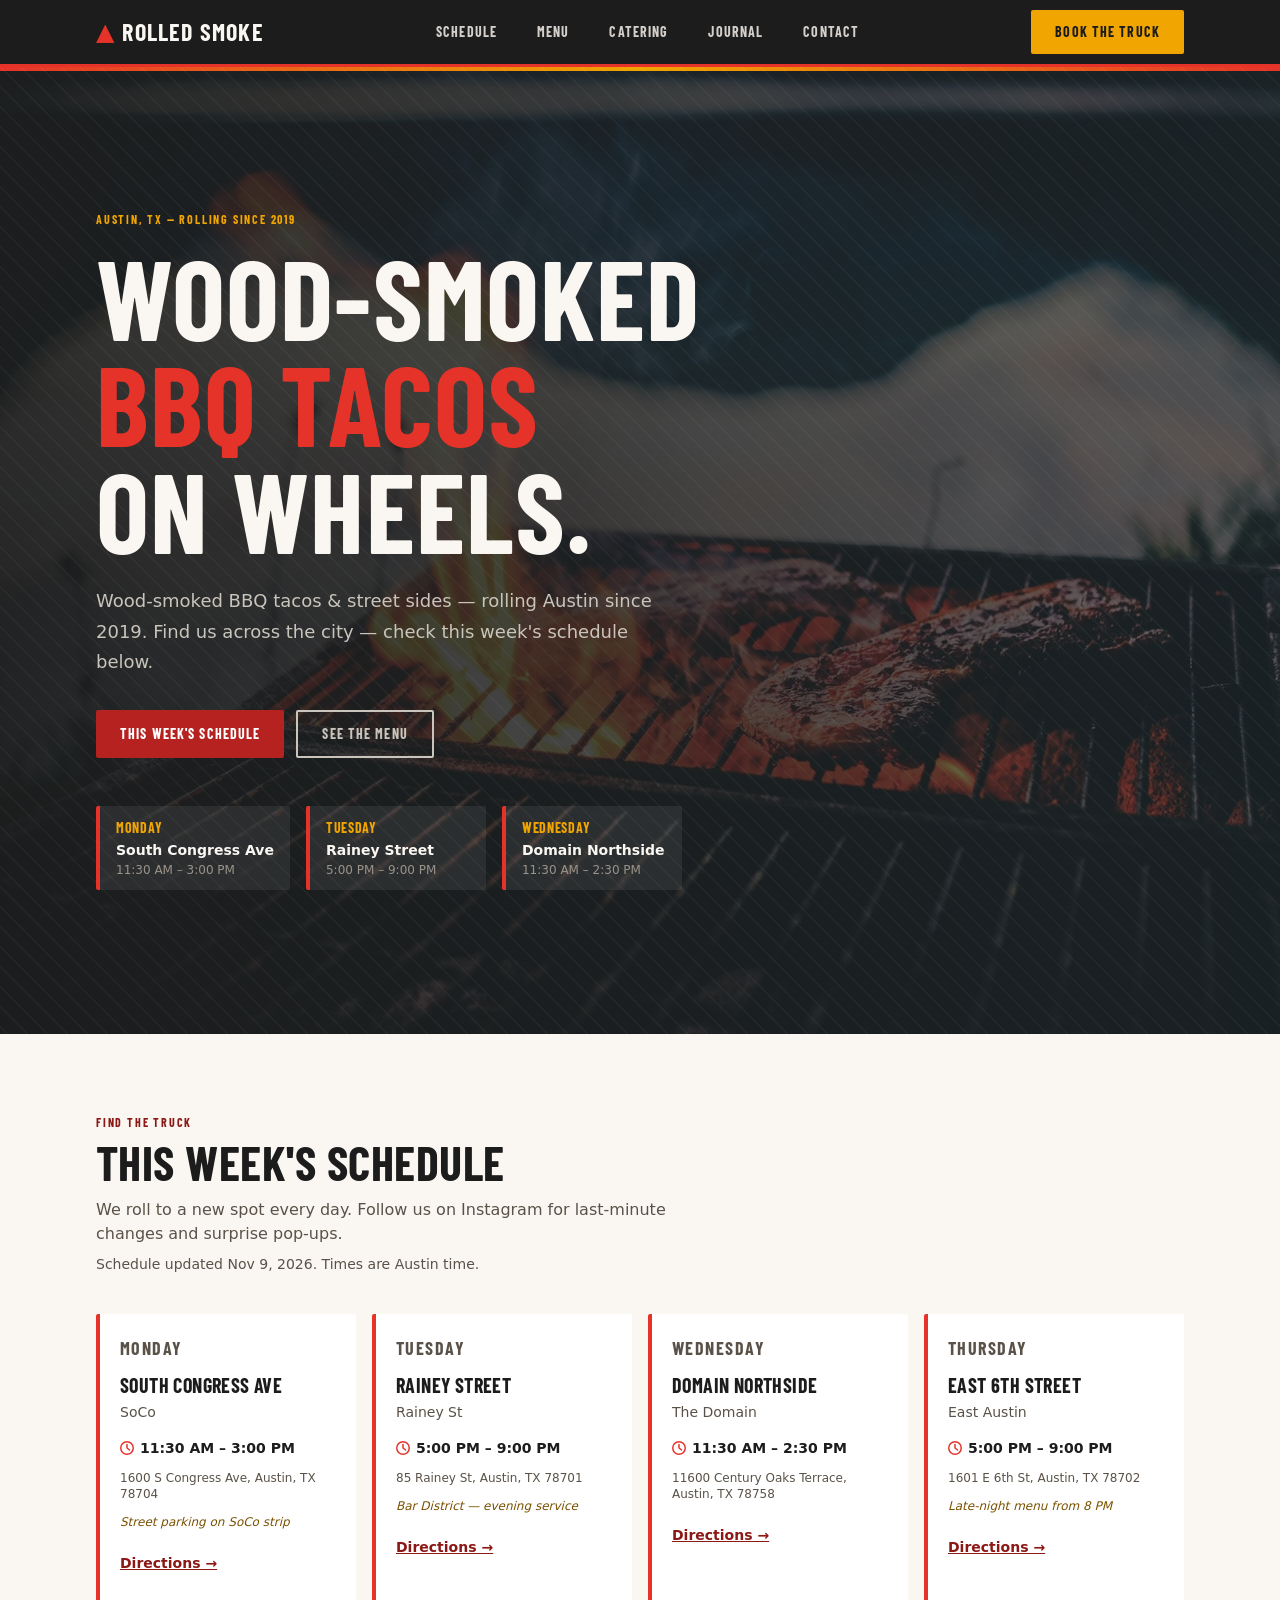
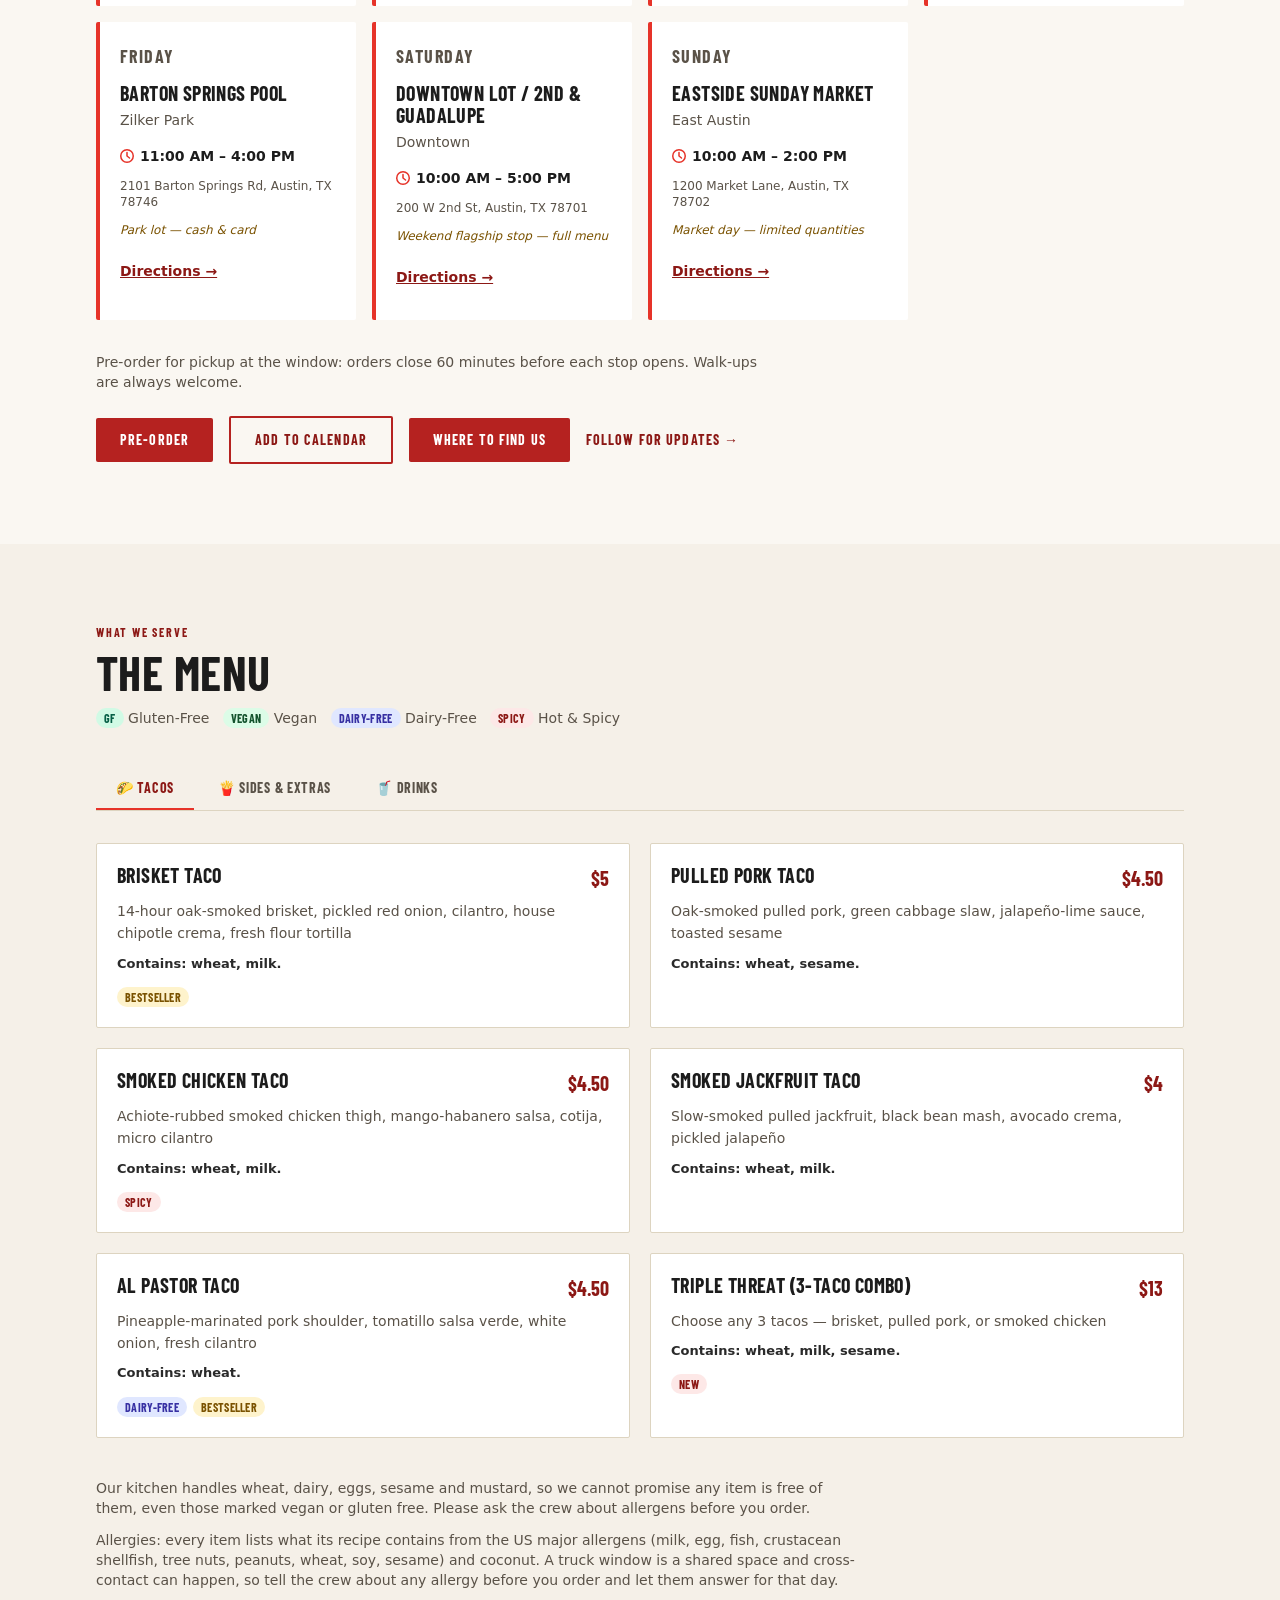
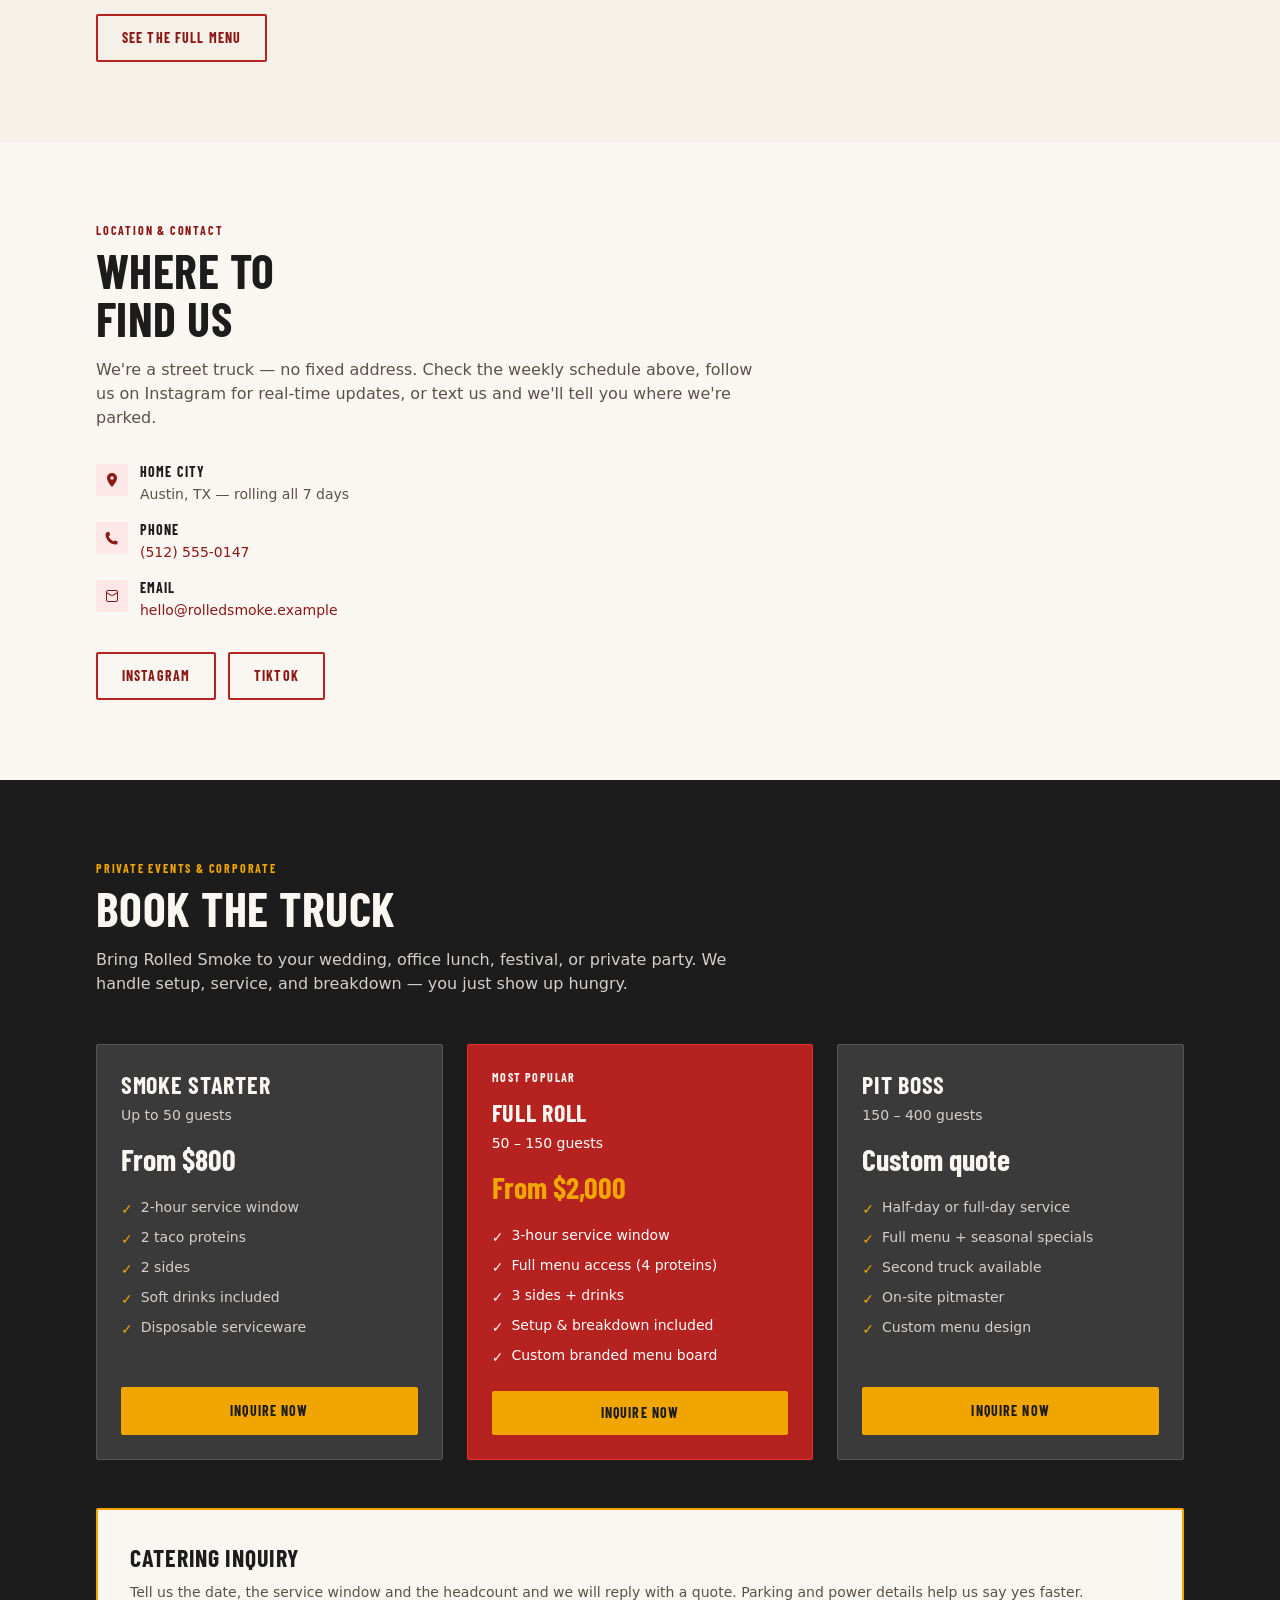
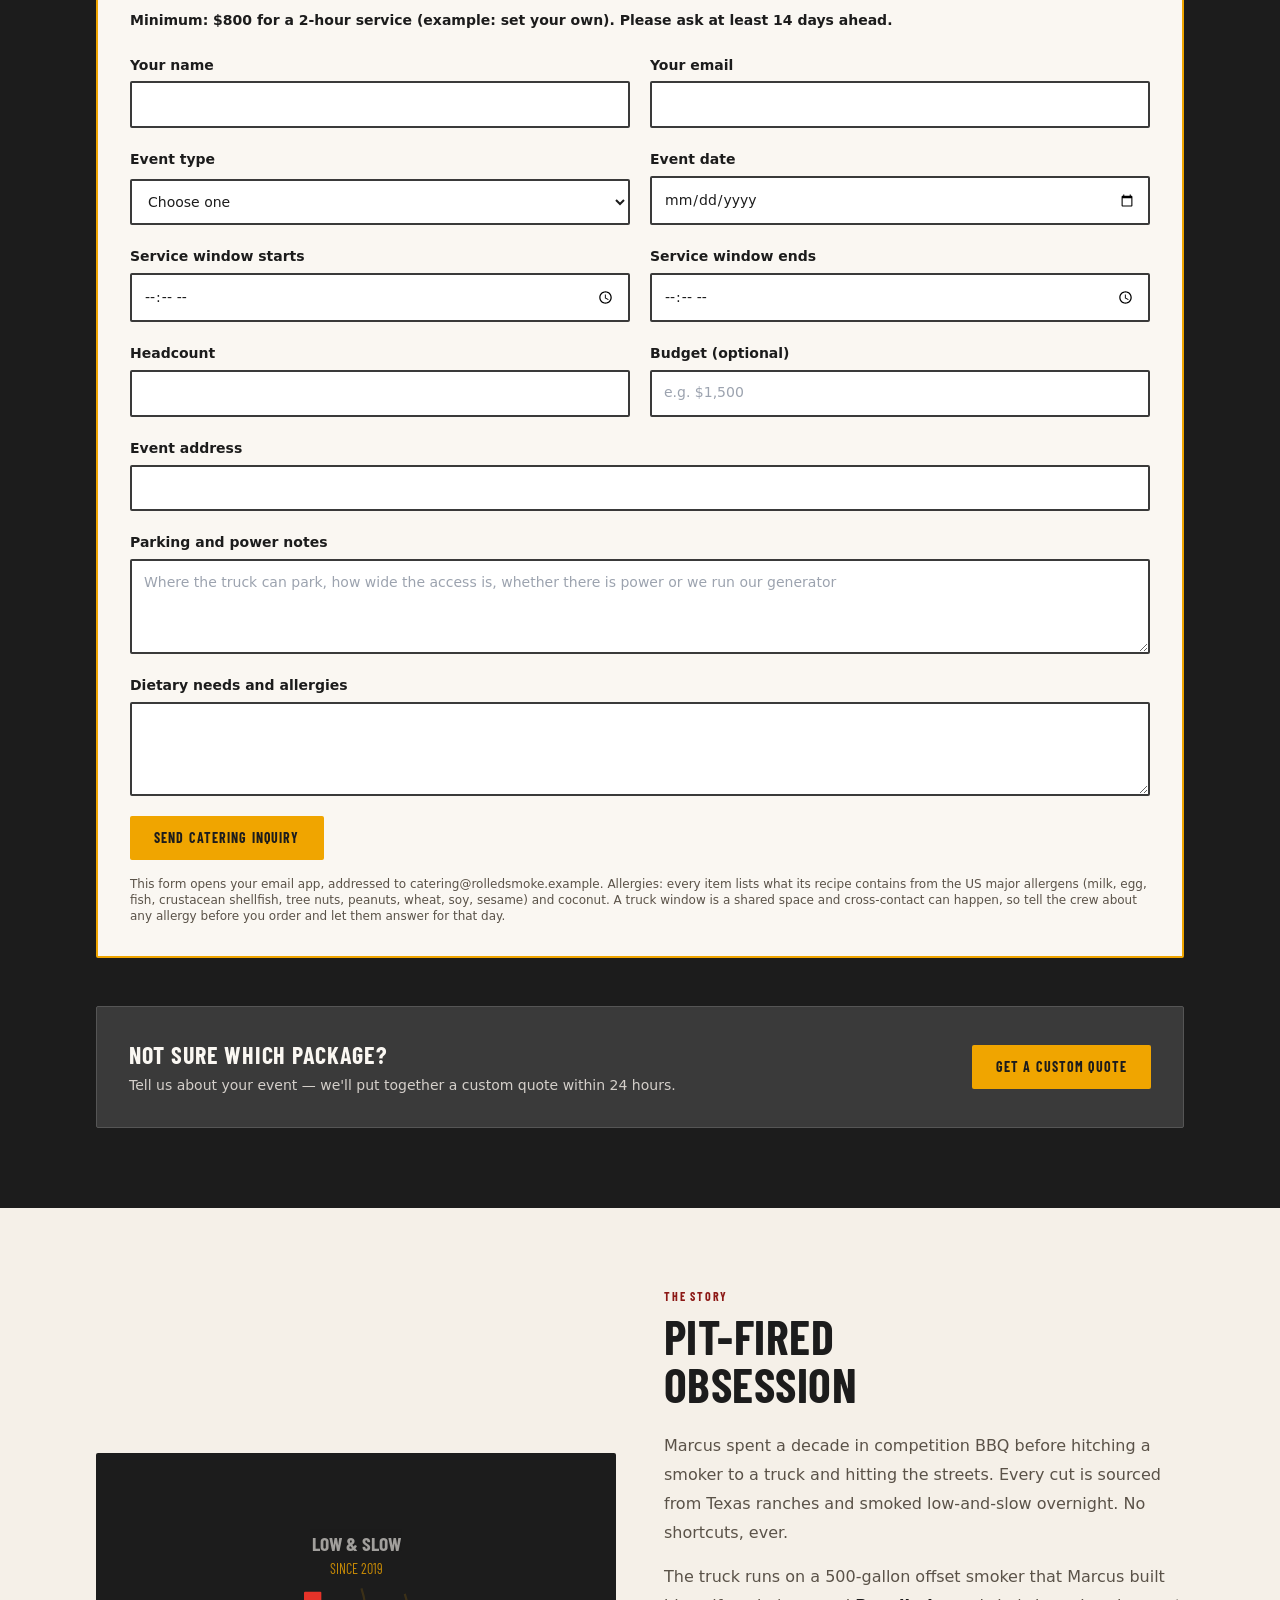
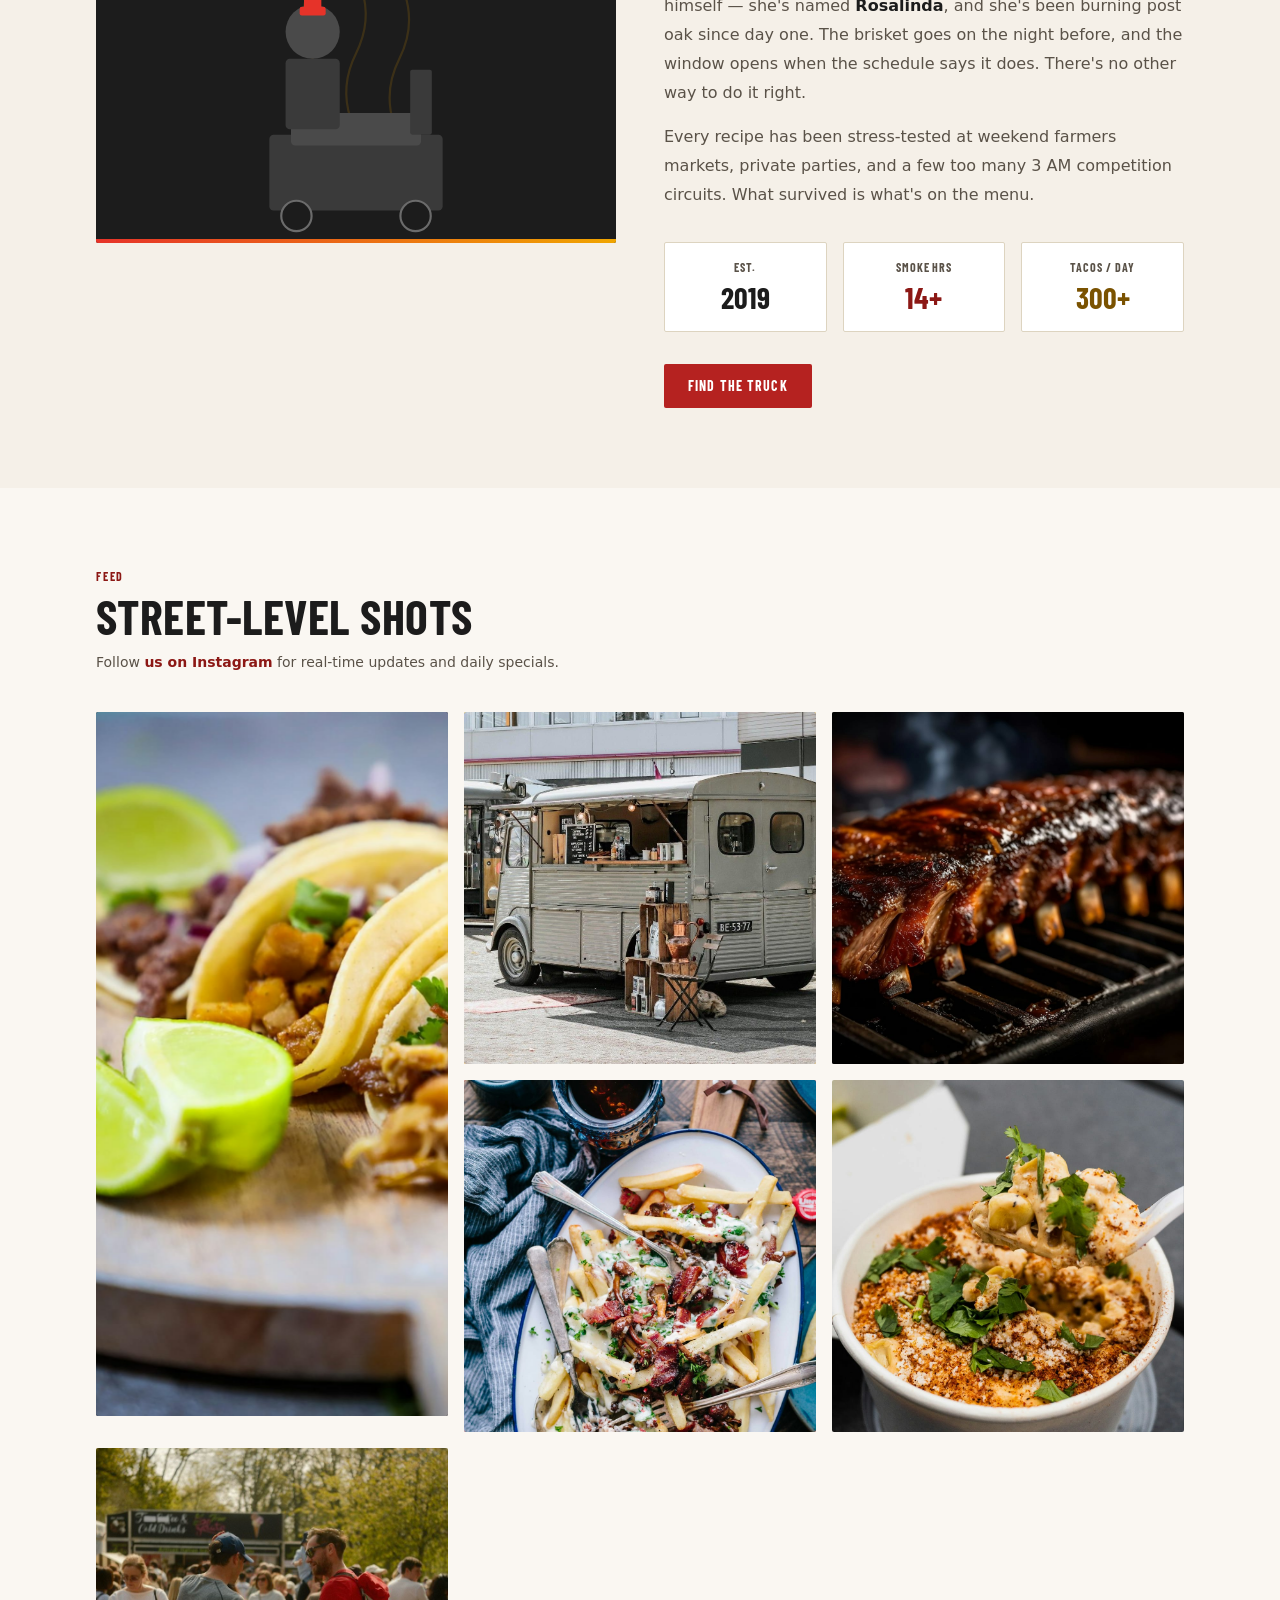
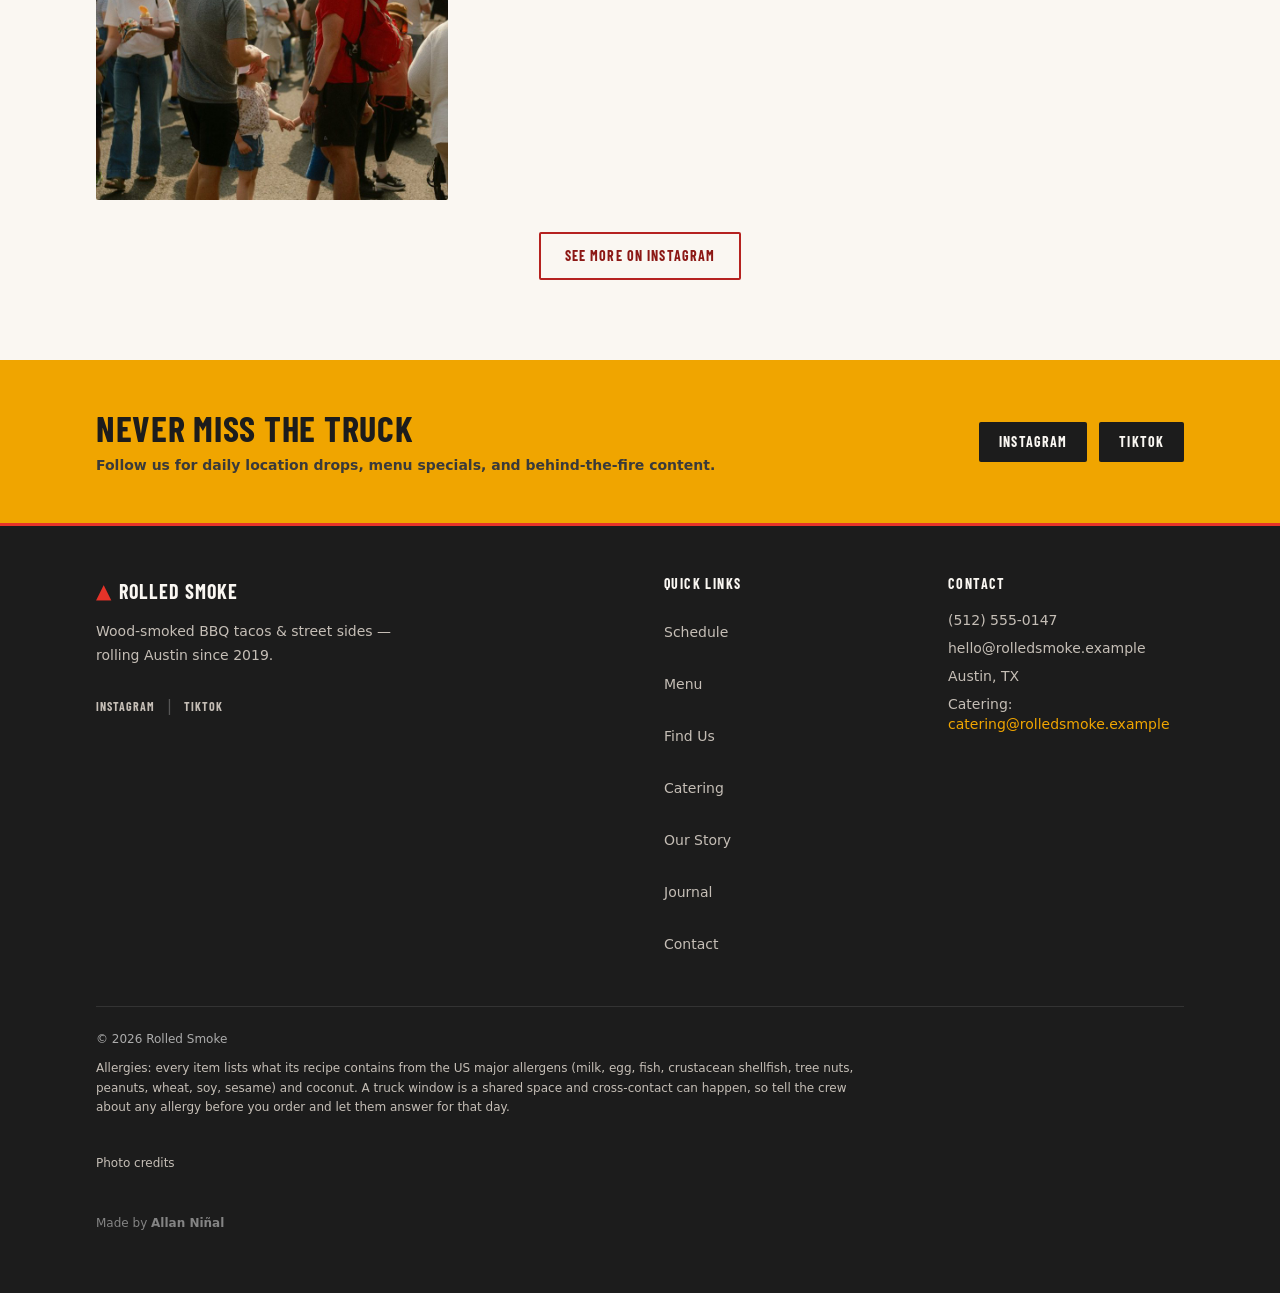
<file: index.html>
<!DOCTYPE html><html lang="en" class="scroll-smooth"> <head><meta charset="utf-8"><meta name="viewport" content="width=device-width, initial-scale=1, viewport-fit=cover"><meta name="theme-color" content="#E63329"><title>Rolled Smoke — BBQ Taco Truck · Austin, TX</title><meta name="description" content="A wood-smoked BBQ taco truck rolling Austin, TX. This week's schedule and a menu of slow-smoked tacos, sides and house-made salsas."><link rel="canonical" href="https://example.com/"><meta name="robots" content="index, follow"><meta name="author" content="Rolled Smoke — BBQ Taco Truck · Austin, TX"><!-- Open Graph --><meta property="og:title" content="Rolled Smoke — BBQ Taco Truck · Austin, TX"><meta property="og:description" content="A wood-smoked BBQ taco truck rolling Austin, TX. This week's schedule and a menu of slow-smoked tacos, sides and house-made salsas."><meta property="og:url" content="https://example.com/"><meta property="og:type" content="website"><meta property="og:site_name" content="Rolled Smoke"><meta property="og:locale" content="en_US"><meta property="og:image" content="https://example.com/og-image.png"><meta property="og:image:type" content="image/png"><meta property="og:image:width" content="1200"><meta property="og:image:height" content="630"><meta property="og:image:alt" content="Rolled Smoke — BBQ Taco Truck · Austin, TX"><!-- Twitter / X --><meta name="twitter:card" content="summary_large_image"><meta name="twitter:site" content="@example"><meta name="twitter:creator" content="@example"><meta name="twitter:title" content="Rolled Smoke — BBQ Taco Truck · Austin, TX"><meta name="twitter:description" content="A wood-smoked BBQ taco truck rolling Austin, TX. This week's schedule and a menu of slow-smoked tacos, sides and house-made salsas."><meta name="twitter:image" content="https://example.com/og-image.png"><link rel="icon" href="./favicon.svg" type="image/svg+xml"><link rel="apple-touch-icon" href="./favicon.svg"><!-- JSON-LD --><script type="application/ld+json">{"@context":"https://schema.org","@type":"FoodEstablishment","name":"Rolled Smoke","description":"Rolled Smoke is a wood-fired BBQ taco truck rolling the streets of Austin, TX. Every taco is built on a fresh flour tortilla with slow-smoked meats, house-made salsas, and zero shortcuts.","url":"https://example.com/","telephone":"(512) 555-0147","email":"hello@rolledsmoke.example","priceRange":"$","servesCuisine":["BBQ","Tacos","Street Food","Tex-Mex"],"image":"https://example.com/og-image.png","address":{"@type":"PostalAddress","addressLocality":"Austin","addressRegion":"TX","addressCountry":"US"},"geo":{"@type":"GeoCoordinates","latitude":30.2672,"longitude":-97.7431},"hasMenu":"https://example.com/#menu","currenciesAccepted":"USD","paymentAccepted":"Cash, Credit Card","amenityFeature":[{"@type":"LocationFeatureSpecification","name":"Food Truck","value":true},{"@type":"LocationFeatureSpecification","name":"Outdoor Dining","value":true},{"@type":"LocationFeatureSpecification","name":"Catering Available","value":true}]}</script><script type="application/ld+json">{"@context":"https://schema.org","@type":"Menu","name":"Rolled Smoke Menu","url":"https://example.com/#menu","hasMenuSection":[{"@type":"MenuSection","name":"Tacos","description":"Wood-smoked BBQ tacos on fresh flour tortillas"},{"@type":"MenuSection","name":"Sides & Extras","description":"Smoked street corn, pit beans, loaded fries, sausage links"},{"@type":"MenuSection","name":"Drinks","description":"Agua fresca, glass-bottle cola, horchata"}]}</script><link rel="stylesheet" href="./assets/index.Bedjbn_8.css">
<style>.cf-label[data-astro-cid-2oiob4tv]{display:grid;gap:.25rem;font-size:.875rem;font-weight:600;color:#1c1c1c;background-color:#faf7f2}.cf-field[data-astro-cid-2oiob4tv]{width:100%;min-height:44px;padding:.6rem .75rem;font:inherit;font-weight:400;background:#fff;color:#1c1c1c;border:2px solid #3A3A3A;border-radius:2px}.cf-field[data-astro-cid-2oiob4tv]:focus-visible{outline:2px solid #B52220;outline-offset:2px}
</style><script type="module">const a=document.querySelectorAll(".menu-tab-btn"),c=document.querySelectorAll(".menu-panel");a.forEach(e=>{e.addEventListener("click",()=>{const s=e.dataset.tab;a.forEach(t=>{t.classList.remove("active"),t.setAttribute("aria-selected","false")}),c.forEach(t=>t.classList.add("hidden")),e.classList.add("active"),e.setAttribute("aria-selected","true"),document.querySelector(`[data-panel="${s}"]`)?.classList.remove("hidden")})});
</script></head> <body class="min-h-screen flex flex-col antialiased"> <header style="background-color: #1C1C1C; border-bottom: 3px solid #E63329;" class="sticky top-0 z-50" data-astro-cid-ctg3m53h> <div class="container-x flex items-center justify-between h-16 gap-4" data-astro-cid-ctg3m53h> <!-- Logo --> <a href="./index.html" class="flex items-center gap-2 flex-shrink-0 focus-visible:outline-none focus-visible:ring-2 focus-visible:ring-offset-1" style="color: #FAF7F2; ring-color: var(--color-mustard);" aria-label="Rolled Smoke — home" data-astro-cid-ctg3m53h> <span style="color: var(--color-flame); font-size: 1.5rem;" aria-hidden="true" data-astro-cid-ctg3m53h>&#9650;</span> <span class="font-display text-2xl font-bold uppercase tracking-wider" style="color: #FAF7F2; font-family: 'Barlow Condensed', sans-serif; letter-spacing: 0.05em;" data-astro-cid-ctg3m53h>Rolled Smoke</span> </a> <!-- Desktop nav --> <nav aria-label="Main navigation" class="hidden md:flex items-center gap-6" data-astro-cid-ctg3m53h> <a href="./index.html#schedule" class="text-sm font-bold uppercase tracking-wider transition-colors duration-150 hover:opacity-80 px-2 py-3" style="color: #D4CFCA; background-color: #1C1C1C; font-family: 'Barlow Condensed', sans-serif; letter-spacing: 0.08em;" data-astro-cid-ctg3m53h> Schedule </a><a href="./menu/index.html" class="text-sm font-bold uppercase tracking-wider transition-colors duration-150 hover:opacity-80 px-2 py-3" style="color: #D4CFCA; background-color: #1C1C1C; font-family: 'Barlow Condensed', sans-serif; letter-spacing: 0.08em;" data-astro-cid-ctg3m53h> Menu </a><a href="./index.html#catering" class="text-sm font-bold uppercase tracking-wider transition-colors duration-150 hover:opacity-80 px-2 py-3" style="color: #D4CFCA; background-color: #1C1C1C; font-family: 'Barlow Condensed', sans-serif; letter-spacing: 0.08em;" data-astro-cid-ctg3m53h> Catering </a><a href="./journal/index.html" class="text-sm font-bold uppercase tracking-wider transition-colors duration-150 hover:opacity-80 px-2 py-3" style="color: #D4CFCA; background-color: #1C1C1C; font-family: 'Barlow Condensed', sans-serif; letter-spacing: 0.08em;" data-astro-cid-ctg3m53h> Journal </a><a href="./contact/index.html" class="text-sm font-bold uppercase tracking-wider transition-colors duration-150 hover:opacity-80 px-2 py-3" style="color: #D4CFCA; background-color: #1C1C1C; font-family: 'Barlow Condensed', sans-serif; letter-spacing: 0.08em;" data-astro-cid-ctg3m53h> Contact </a> </nav> <!-- Desktop CTA --> <a href="./index.html#catering" class="btn-mustard text-sm hidden md:inline-flex" style="min-height: 44px; min-width: 44px;" data-astro-cid-ctg3m53h>
Book the Truck
</a> <!-- Phone: menu (no JavaScript) --> <details class="mobile-menu md:hidden" data-astro-cid-ctg3m53h> <summary aria-label="Menu" data-astro-cid-ctg3m53h>Menu</summary> <nav aria-label="Mobile navigation" data-astro-cid-ctg3m53h> <a href="./index.html#schedule" data-astro-cid-ctg3m53h>Schedule</a><a href="./menu/index.html" data-astro-cid-ctg3m53h>Menu</a><a href="./index.html#catering" data-astro-cid-ctg3m53h>Catering</a><a href="./journal/index.html" data-astro-cid-ctg3m53h>Journal</a><a href="./contact/index.html" data-astro-cid-ctg3m53h>Contact</a> <a href="./index.html#catering" class="mobile-menu__cta" data-astro-cid-ctg3m53h>Book the Truck</a> </nav> </details> </div> </header>  <main class="flex-1" id="main-content">  <section id="hero" style="background-color: var(--color-charcoal); position: relative; overflow: hidden;" aria-labelledby="hero-heading"> <!-- Real BBQ photo behind a dark overlay for legibility --> <img src="./images/hero.jpg" alt="Smoke and fire over the grill" width="2000" height="1300" fetchpriority="high" decoding="async" style="position:absolute; inset:0; width:100%; height:100%; object-fit:cover; z-index:0;"> <div aria-hidden="true" style="position:absolute; inset:0; z-index:0; background: linear-gradient(90deg, rgba(28,28,28,0.92) 0%, rgba(28,28,28,0.82) 45%, rgba(28,28,28,0.6) 100%);"></div> <!-- Decorative flame stripe --> <div style="position: absolute; top: 0; left: 0; right: 0; height: 4px; background: linear-gradient(90deg, var(--color-flame) 0%, var(--color-mustard) 50%, var(--color-flame) 100%);" aria-hidden="true"></div> <!-- Background texture pattern --> <div style="position: absolute; inset: 0; opacity: 0.04; background-image: repeating-linear-gradient(45deg, #FAF7F2 0, #FAF7F2 1px, transparent 0, transparent 50%); background-size: 20px 20px;" aria-hidden="true"></div> <div class="container-x relative py-20 sm:py-28 lg:py-36"> <div class="max-w-3xl"> <!-- Eyebrow --> <p class="section-eyebrow mb-4" style="color: var(--color-mustard);">
Austin, TX &mdash; Rolling Since 2019
</p> <!-- Headline --> <h1 id="hero-heading" class="font-display font-bold uppercase text-balance" style="font-size: clamp(3.5rem, 10vw, 7rem); line-height: 0.95; letter-spacing: 0.01em; color: #FAF7F2;">
Wood-Smoked<br> <span style="color: var(--color-flame);">BBQ Tacos</span><br>
On Wheels.
</h1> <p class="mt-6 text-lg max-w-xl" style="color: #C9C4BC; line-height: 1.7;"> Wood-smoked BBQ tacos &amp; street sides — rolling Austin since 2019. Find us across the city — check this week's schedule below.
</p> <!-- CTA strip --> <div class="mt-8 flex flex-wrap gap-3"> <a href="#schedule" class="btn-primary">
This Week's Schedule
</a> <a href="#menu" class="btn-ghost" style="border-color: #C9C4BC; color: #C9C4BC;">
See the Menu
</a> </div> <!-- Quick stop preview --> <div class="mt-12 flex flex-wrap gap-4" aria-label="Next 3 schedule stops"> <div class="rounded-sm px-4 py-3 border-l-4 min-w-[180px]" style="background-color: rgba(255,255,255,0.07); border-left-color: var(--color-flame);"> <p class="font-display font-bold uppercase text-sm tracking-wider" style="color: var(--color-mustard); font-family: 'Barlow Condensed', sans-serif;"> Monday </p> <p class="font-semibold text-sm mt-0.5" style="color: #FAF7F2;">South Congress Ave</p> <p class="text-xs mt-0.5" style="color: #9A938A;">11:30 AM – 3:00 PM</p> </div><div class="rounded-sm px-4 py-3 border-l-4 min-w-[180px]" style="background-color: rgba(255,255,255,0.07); border-left-color: var(--color-flame);"> <p class="font-display font-bold uppercase text-sm tracking-wider" style="color: var(--color-mustard); font-family: 'Barlow Condensed', sans-serif;"> Tuesday </p> <p class="font-semibold text-sm mt-0.5" style="color: #FAF7F2;">Rainey Street</p> <p class="text-xs mt-0.5" style="color: #9A938A;">5:00 PM – 9:00 PM</p> </div><div class="rounded-sm px-4 py-3 border-l-4 min-w-[180px]" style="background-color: rgba(255,255,255,0.07); border-left-color: var(--color-flame);"> <p class="font-display font-bold uppercase text-sm tracking-wider" style="color: var(--color-mustard); font-family: 'Barlow Condensed', sans-serif;"> Wednesday </p> <p class="font-semibold text-sm mt-0.5" style="color: #FAF7F2;">Domain Northside</p> <p class="text-xs mt-0.5" style="color: #9A938A;">11:30 AM – 2:30 PM</p> </div> </div> </div> </div> </section> <section id="schedule" style="background-color: var(--color-bg);" class="py-16 sm:py-20" aria-labelledby="schedule-heading"> <div class="container-x"> <!-- Heading --> <div class="mb-10"> <p class="section-eyebrow">Find the Truck</p> <h2 id="schedule-heading" class="section-title">
This Week's Schedule
</h2> <p class="mt-3 text-base max-w-xl" style="color: var(--color-text-muted);">
We roll to a new spot every day. Follow us on Instagram for last-minute changes and surprise pop-ups.
</p> <p class="mt-2 text-sm" style="color: var(--color-text-muted);" data-schedule-updated>
Schedule updated <time datetime="2026-11-09">Nov 9, 2026</time>. Times are Austin time.
</p> </div>  <!-- Schedule grid --> <div class="grid grid-cols-1 sm:grid-cols-2 lg:grid-cols-3 xl:grid-cols-4 gap-4"> <article class="schedule-card" aria-label="Monday: South Congress Ave, 11:30 AM – 3:00 PM"> <!-- Day badge --> <div class="flex items-center justify-between mb-2"> <span class="font-display font-bold uppercase text-lg tracking-wider" style="color: var(--color-text-muted); font-family: 'Barlow Condensed', sans-serif; letter-spacing: 0.08em;"> Monday </span> </div> <!-- Location --> <p class="font-display font-bold text-xl uppercase" style="color: var(--color-text); font-family: 'Barlow Condensed', sans-serif; letter-spacing: 0.02em; line-height: 1.1;"> South Congress Ave </p> <p class="text-sm mt-0.5" style="color: var(--color-text-muted);"> SoCo </p> <!-- Time --> <div class="mt-3 flex items-center gap-1.5"> <svg width="14" height="14" viewBox="0 0 14 14" fill="none" aria-hidden="true" style="flex-shrink:0"> <circle cx="7" cy="7" r="6.25" stroke="currentColor" stroke-width="1.5" style="color: var(--color-flame);"></circle> <path d="M7 3.5V7L9.5 9" stroke="currentColor" stroke-width="1.5" stroke-linecap="round" style="color: var(--color-flame);"></path> </svg> <span class="text-sm font-semibold" style="color: var(--color-text);">11:30 AM – 3:00 PM</span> </div> <!-- Address --> <p class="text-xs mt-2" style="color: var(--color-text-muted);">1600 S Congress Ave, Austin, TX 78704</p> <p class="text-xs mt-2 italic" style="color: var(--color-mustard-text);">Street parking on SoCo strip</p> <a href="https://www.google.com/maps/dir/?api=1&destination=1600%20S%20Congress%20Ave%2C%20Austin%2C%20TX%2078704" class="stop-directions" target="_blank" rel="noopener noreferrer" aria-label="Directions to South Congress Ave (opens a map)">Directions &rarr;</a> </article><article class="schedule-card" aria-label="Tuesday: Rainey Street, 5:00 PM – 9:00 PM"> <!-- Day badge --> <div class="flex items-center justify-between mb-2"> <span class="font-display font-bold uppercase text-lg tracking-wider" style="color: var(--color-text-muted); font-family: 'Barlow Condensed', sans-serif; letter-spacing: 0.08em;"> Tuesday </span> </div> <!-- Location --> <p class="font-display font-bold text-xl uppercase" style="color: var(--color-text); font-family: 'Barlow Condensed', sans-serif; letter-spacing: 0.02em; line-height: 1.1;"> Rainey Street </p> <p class="text-sm mt-0.5" style="color: var(--color-text-muted);"> Rainey St </p> <!-- Time --> <div class="mt-3 flex items-center gap-1.5"> <svg width="14" height="14" viewBox="0 0 14 14" fill="none" aria-hidden="true" style="flex-shrink:0"> <circle cx="7" cy="7" r="6.25" stroke="currentColor" stroke-width="1.5" style="color: var(--color-flame);"></circle> <path d="M7 3.5V7L9.5 9" stroke="currentColor" stroke-width="1.5" stroke-linecap="round" style="color: var(--color-flame);"></path> </svg> <span class="text-sm font-semibold" style="color: var(--color-text);">5:00 PM – 9:00 PM</span> </div> <!-- Address --> <p class="text-xs mt-2" style="color: var(--color-text-muted);">85 Rainey St, Austin, TX 78701</p> <p class="text-xs mt-2 italic" style="color: var(--color-mustard-text);">Bar District — evening service</p> <a href="https://www.google.com/maps/dir/?api=1&destination=85%20Rainey%20St%2C%20Austin%2C%20TX%2078701" class="stop-directions" target="_blank" rel="noopener noreferrer" aria-label="Directions to Rainey Street (opens a map)">Directions &rarr;</a> </article><article class="schedule-card" aria-label="Wednesday: Domain Northside, 11:30 AM – 2:30 PM"> <!-- Day badge --> <div class="flex items-center justify-between mb-2"> <span class="font-display font-bold uppercase text-lg tracking-wider" style="color: var(--color-text-muted); font-family: 'Barlow Condensed', sans-serif; letter-spacing: 0.08em;"> Wednesday </span> </div> <!-- Location --> <p class="font-display font-bold text-xl uppercase" style="color: var(--color-text); font-family: 'Barlow Condensed', sans-serif; letter-spacing: 0.02em; line-height: 1.1;"> Domain Northside </p> <p class="text-sm mt-0.5" style="color: var(--color-text-muted);"> The Domain </p> <!-- Time --> <div class="mt-3 flex items-center gap-1.5"> <svg width="14" height="14" viewBox="0 0 14 14" fill="none" aria-hidden="true" style="flex-shrink:0"> <circle cx="7" cy="7" r="6.25" stroke="currentColor" stroke-width="1.5" style="color: var(--color-flame);"></circle> <path d="M7 3.5V7L9.5 9" stroke="currentColor" stroke-width="1.5" stroke-linecap="round" style="color: var(--color-flame);"></path> </svg> <span class="text-sm font-semibold" style="color: var(--color-text);">11:30 AM – 2:30 PM</span> </div> <!-- Address --> <p class="text-xs mt-2" style="color: var(--color-text-muted);">11600 Century Oaks Terrace, Austin, TX 78758</p>  <a href="https://www.google.com/maps/dir/?api=1&destination=11600%20Century%20Oaks%20Terrace%2C%20Austin%2C%20TX%2078758" class="stop-directions" target="_blank" rel="noopener noreferrer" aria-label="Directions to Domain Northside (opens a map)">Directions &rarr;</a> </article><article class="schedule-card" aria-label="Thursday: East 6th Street, 5:00 PM – 9:00 PM"> <!-- Day badge --> <div class="flex items-center justify-between mb-2"> <span class="font-display font-bold uppercase text-lg tracking-wider" style="color: var(--color-text-muted); font-family: 'Barlow Condensed', sans-serif; letter-spacing: 0.08em;"> Thursday </span> </div> <!-- Location --> <p class="font-display font-bold text-xl uppercase" style="color: var(--color-text); font-family: 'Barlow Condensed', sans-serif; letter-spacing: 0.02em; line-height: 1.1;"> East 6th Street </p> <p class="text-sm mt-0.5" style="color: var(--color-text-muted);"> East Austin </p> <!-- Time --> <div class="mt-3 flex items-center gap-1.5"> <svg width="14" height="14" viewBox="0 0 14 14" fill="none" aria-hidden="true" style="flex-shrink:0"> <circle cx="7" cy="7" r="6.25" stroke="currentColor" stroke-width="1.5" style="color: var(--color-flame);"></circle> <path d="M7 3.5V7L9.5 9" stroke="currentColor" stroke-width="1.5" stroke-linecap="round" style="color: var(--color-flame);"></path> </svg> <span class="text-sm font-semibold" style="color: var(--color-text);">5:00 PM – 9:00 PM</span> </div> <!-- Address --> <p class="text-xs mt-2" style="color: var(--color-text-muted);">1601 E 6th St, Austin, TX 78702</p> <p class="text-xs mt-2 italic" style="color: var(--color-mustard-text);">Late-night menu from 8 PM</p> <a href="https://www.google.com/maps/dir/?api=1&destination=1601%20E%206th%20St%2C%20Austin%2C%20TX%2078702" class="stop-directions" target="_blank" rel="noopener noreferrer" aria-label="Directions to East 6th Street (opens a map)">Directions &rarr;</a> </article><article class="schedule-card" aria-label="Friday: Barton Springs Pool, 11:00 AM – 4:00 PM"> <!-- Day badge --> <div class="flex items-center justify-between mb-2"> <span class="font-display font-bold uppercase text-lg tracking-wider" style="color: var(--color-text-muted); font-family: 'Barlow Condensed', sans-serif; letter-spacing: 0.08em;"> Friday </span> </div> <!-- Location --> <p class="font-display font-bold text-xl uppercase" style="color: var(--color-text); font-family: 'Barlow Condensed', sans-serif; letter-spacing: 0.02em; line-height: 1.1;"> Barton Springs Pool </p> <p class="text-sm mt-0.5" style="color: var(--color-text-muted);"> Zilker Park </p> <!-- Time --> <div class="mt-3 flex items-center gap-1.5"> <svg width="14" height="14" viewBox="0 0 14 14" fill="none" aria-hidden="true" style="flex-shrink:0"> <circle cx="7" cy="7" r="6.25" stroke="currentColor" stroke-width="1.5" style="color: var(--color-flame);"></circle> <path d="M7 3.5V7L9.5 9" stroke="currentColor" stroke-width="1.5" stroke-linecap="round" style="color: var(--color-flame);"></path> </svg> <span class="text-sm font-semibold" style="color: var(--color-text);">11:00 AM – 4:00 PM</span> </div> <!-- Address --> <p class="text-xs mt-2" style="color: var(--color-text-muted);">2101 Barton Springs Rd, Austin, TX 78746</p> <p class="text-xs mt-2 italic" style="color: var(--color-mustard-text);">Park lot — cash &amp; card</p> <a href="https://www.google.com/maps/dir/?api=1&destination=2101%20Barton%20Springs%20Rd%2C%20Austin%2C%20TX%2078746" class="stop-directions" target="_blank" rel="noopener noreferrer" aria-label="Directions to Barton Springs Pool (opens a map)">Directions &rarr;</a> </article><article class="schedule-card" aria-label="Saturday: Downtown Lot / 2nd &#38; Guadalupe, 10:00 AM – 5:00 PM"> <!-- Day badge --> <div class="flex items-center justify-between mb-2"> <span class="font-display font-bold uppercase text-lg tracking-wider" style="color: var(--color-text-muted); font-family: 'Barlow Condensed', sans-serif; letter-spacing: 0.08em;"> Saturday </span> </div> <!-- Location --> <p class="font-display font-bold text-xl uppercase" style="color: var(--color-text); font-family: 'Barlow Condensed', sans-serif; letter-spacing: 0.02em; line-height: 1.1;"> Downtown Lot / 2nd &amp; Guadalupe </p> <p class="text-sm mt-0.5" style="color: var(--color-text-muted);"> Downtown </p> <!-- Time --> <div class="mt-3 flex items-center gap-1.5"> <svg width="14" height="14" viewBox="0 0 14 14" fill="none" aria-hidden="true" style="flex-shrink:0"> <circle cx="7" cy="7" r="6.25" stroke="currentColor" stroke-width="1.5" style="color: var(--color-flame);"></circle> <path d="M7 3.5V7L9.5 9" stroke="currentColor" stroke-width="1.5" stroke-linecap="round" style="color: var(--color-flame);"></path> </svg> <span class="text-sm font-semibold" style="color: var(--color-text);">10:00 AM – 5:00 PM</span> </div> <!-- Address --> <p class="text-xs mt-2" style="color: var(--color-text-muted);">200 W 2nd St, Austin, TX 78701</p> <p class="text-xs mt-2 italic" style="color: var(--color-mustard-text);">Weekend flagship stop — full menu</p> <a href="https://www.google.com/maps/dir/?api=1&destination=200%20W%202nd%20St%2C%20Austin%2C%20TX%2078701" class="stop-directions" target="_blank" rel="noopener noreferrer" aria-label="Directions to Downtown Lot / 2nd &#38; Guadalupe (opens a map)">Directions &rarr;</a> </article><article class="schedule-card" aria-label="Sunday: Eastside Sunday Market, 10:00 AM – 2:00 PM"> <!-- Day badge --> <div class="flex items-center justify-between mb-2"> <span class="font-display font-bold uppercase text-lg tracking-wider" style="color: var(--color-text-muted); font-family: 'Barlow Condensed', sans-serif; letter-spacing: 0.08em;"> Sunday </span> </div> <!-- Location --> <p class="font-display font-bold text-xl uppercase" style="color: var(--color-text); font-family: 'Barlow Condensed', sans-serif; letter-spacing: 0.02em; line-height: 1.1;"> Eastside Sunday Market </p> <p class="text-sm mt-0.5" style="color: var(--color-text-muted);"> East Austin </p> <!-- Time --> <div class="mt-3 flex items-center gap-1.5"> <svg width="14" height="14" viewBox="0 0 14 14" fill="none" aria-hidden="true" style="flex-shrink:0"> <circle cx="7" cy="7" r="6.25" stroke="currentColor" stroke-width="1.5" style="color: var(--color-flame);"></circle> <path d="M7 3.5V7L9.5 9" stroke="currentColor" stroke-width="1.5" stroke-linecap="round" style="color: var(--color-flame);"></path> </svg> <span class="text-sm font-semibold" style="color: var(--color-text);">10:00 AM – 2:00 PM</span> </div> <!-- Address --> <p class="text-xs mt-2" style="color: var(--color-text-muted);">1200 Market Lane, Austin, TX 78702</p> <p class="text-xs mt-2 italic" style="color: var(--color-mustard-text);">Market day — limited quantities</p> <a href="https://www.google.com/maps/dir/?api=1&destination=1200%20Market%20Lane%2C%20Austin%2C%20TX%2078702" class="stop-directions" target="_blank" rel="noopener noreferrer" aria-label="Directions to Eastside Sunday Market (opens a map)">Directions &rarr;</a> </article> </div> <!-- Pre-order and calendar --> <div class="mt-8 max-w-2xl" data-preorder> <p class="text-sm" style="color: var(--color-text-muted);">Pre-order for pickup at the window: orders close 60 minutes before each stop opens. Walk-ups are always welcome.</p> </div> <!-- Map CTA --> <div class="mt-6 flex flex-wrap items-center gap-4"> <a href="https://orders.example/rolled-smoke" class="btn-primary" target="_blank" rel="noopener noreferrer" data-order-link>Pre-order</a> <a href="./schedule.ics" class="btn-ghost" download="schedule.ics" data-add-calendar>Add to calendar</a> <a href="#find-us" class="btn-primary">
Where to Find Us
</a> <a href="https://instagram.com" class="text-sm font-bold uppercase tracking-wider hover:opacity-80 transition-opacity" style="color: var(--color-flame-text); font-family: 'Barlow Condensed', sans-serif; letter-spacing: 0.08em;" target="_blank" rel="noopener noreferrer">
Follow for updates &rarr;
</a> </div> </div> <script type="application/ld+json">{"@context":"https://schema.org","@type":"Event","name":"Rolled Smoke at South Congress Ave","description":"Street parking on SoCo strip","startDate":"2026-11-09T11:30:00-06:00","endDate":"2026-11-09T15:00:00-06:00","eventStatus":"https://schema.org/EventScheduled","eventAttendanceMode":"https://schema.org/OfflineEventAttendanceMode","location":{"@type":"Place","name":"South Congress Ave","address":{"@type":"PostalAddress","streetAddress":"1600 S Congress Ave","addressLocality":"Austin","addressRegion":"TX","postalCode":"78704","addressCountry":"US"}},"organizer":{"@type":"Organization","name":"Rolled Smoke"}}</script><script type="application/ld+json">{"@context":"https://schema.org","@type":"Event","name":"Rolled Smoke at Rainey Street","description":"Bar District — evening service","startDate":"2026-11-10T17:00:00-06:00","endDate":"2026-11-10T21:00:00-06:00","eventStatus":"https://schema.org/EventScheduled","eventAttendanceMode":"https://schema.org/OfflineEventAttendanceMode","location":{"@type":"Place","name":"Rainey Street","address":{"@type":"PostalAddress","streetAddress":"85 Rainey St","addressLocality":"Austin","addressRegion":"TX","postalCode":"78701","addressCountry":"US"}},"organizer":{"@type":"Organization","name":"Rolled Smoke"}}</script><script type="application/ld+json">{"@context":"https://schema.org","@type":"Event","name":"Rolled Smoke at Domain Northside","startDate":"2026-11-11T11:30:00-06:00","endDate":"2026-11-11T14:30:00-06:00","eventStatus":"https://schema.org/EventScheduled","eventAttendanceMode":"https://schema.org/OfflineEventAttendanceMode","location":{"@type":"Place","name":"Domain Northside","address":{"@type":"PostalAddress","streetAddress":"11600 Century Oaks Terrace","addressLocality":"Austin","addressRegion":"TX","postalCode":"78758","addressCountry":"US"}},"organizer":{"@type":"Organization","name":"Rolled Smoke"}}</script><script type="application/ld+json">{"@context":"https://schema.org","@type":"Event","name":"Rolled Smoke at East 6th Street","description":"Late-night menu from 8 PM","startDate":"2026-11-12T17:00:00-06:00","endDate":"2026-11-12T21:00:00-06:00","eventStatus":"https://schema.org/EventScheduled","eventAttendanceMode":"https://schema.org/OfflineEventAttendanceMode","location":{"@type":"Place","name":"East 6th Street","address":{"@type":"PostalAddress","streetAddress":"1601 E 6th St","addressLocality":"Austin","addressRegion":"TX","postalCode":"78702","addressCountry":"US"}},"organizer":{"@type":"Organization","name":"Rolled Smoke"}}</script><script type="application/ld+json">{"@context":"https://schema.org","@type":"Event","name":"Rolled Smoke at Barton Springs Pool","description":"Park lot — cash & card","startDate":"2026-11-13T11:00:00-06:00","endDate":"2026-11-13T16:00:00-06:00","eventStatus":"https://schema.org/EventScheduled","eventAttendanceMode":"https://schema.org/OfflineEventAttendanceMode","location":{"@type":"Place","name":"Barton Springs Pool","address":{"@type":"PostalAddress","streetAddress":"2101 Barton Springs Rd","addressLocality":"Austin","addressRegion":"TX","postalCode":"78746","addressCountry":"US"}},"organizer":{"@type":"Organization","name":"Rolled Smoke"}}</script><script type="application/ld+json">{"@context":"https://schema.org","@type":"Event","name":"Rolled Smoke at Downtown Lot / 2nd & Guadalupe","description":"Weekend flagship stop — full menu","startDate":"2026-11-14T10:00:00-06:00","endDate":"2026-11-14T17:00:00-06:00","eventStatus":"https://schema.org/EventScheduled","eventAttendanceMode":"https://schema.org/OfflineEventAttendanceMode","location":{"@type":"Place","name":"Downtown Lot / 2nd & Guadalupe","address":{"@type":"PostalAddress","streetAddress":"200 W 2nd St","addressLocality":"Austin","addressRegion":"TX","postalCode":"78701","addressCountry":"US"}},"organizer":{"@type":"Organization","name":"Rolled Smoke"}}</script><script type="application/ld+json">{"@context":"https://schema.org","@type":"Event","name":"Rolled Smoke at Eastside Sunday Market","description":"Market day — limited quantities","startDate":"2026-11-15T10:00:00-06:00","endDate":"2026-11-15T14:00:00-06:00","eventStatus":"https://schema.org/EventScheduled","eventAttendanceMode":"https://schema.org/OfflineEventAttendanceMode","location":{"@type":"Place","name":"Eastside Sunday Market","address":{"@type":"PostalAddress","streetAddress":"1200 Market Lane","addressLocality":"Austin","addressRegion":"TX","postalCode":"78702","addressCountry":"US"}},"organizer":{"@type":"Organization","name":"Rolled Smoke"}}</script> </section> <section id="menu" class="py-16 sm:py-20 section-tinted" aria-labelledby="menu-heading"> <div class="container-x"> <!-- Heading --> <div class="mb-10"> <p class="section-eyebrow">What We Serve</p> <h2 id="menu-heading" class="section-title">The Menu</h2> <p class="mt-3 text-sm max-w-xl" style="color: var(--color-text-muted);"> <span class="menu-tag menu-tag-gf">GF</span> Gluten-Free &nbsp;
<span class="menu-tag menu-tag-vg">Vegan</span> Vegan &nbsp;
<span class="menu-tag menu-tag-df">Dairy-Free</span> Dairy-Free &nbsp;
<span class="menu-tag menu-tag-spicy">Spicy</span> Hot &amp; Spicy
</p> </div> <!-- Tab bar --> <div class="border-b" style="border-color: var(--color-border);" role="tablist" aria-label="Menu categories"> <div class="flex gap-1 overflow-x-auto"> <button role="tab" class="menu-tab-btn whitespace-nowrap active" data-tab="tacos" aria-selected="true" aria-controls="panel-tacos" id="tab-tacos"> <span aria-hidden="true">🌮</span> Tacos </button><button role="tab" class="menu-tab-btn whitespace-nowrap" data-tab="sides" aria-selected="false" aria-controls="panel-sides" id="tab-sides"> <span aria-hidden="true">🍟</span> Sides &amp; Extras </button><button role="tab" class="menu-tab-btn whitespace-nowrap" data-tab="drinks" aria-selected="false" aria-controls="panel-drinks" id="tab-drinks"> <span aria-hidden="true">🥤</span> Drinks </button> </div> </div> <!-- Panels --> <div role="tabpanel" id="panel-tacos" aria-labelledby="tab-tacos" class="menu-panel pt-8" data-panel="tacos"> <div class="grid grid-cols-1 md:grid-cols-2 gap-5"> <article class="card flex flex-col gap-2"> <div class="flex items-start justify-between gap-3"> <h3 class="font-display font-bold text-xl uppercase" style="color: var(--color-text); font-family: 'Barlow Condensed', sans-serif; letter-spacing: 0.02em; line-height: 1.15;"> Brisket Taco </h3> <span class="font-display font-bold text-xl flex-shrink-0" style="color: var(--color-flame-text); font-family: 'Barlow Condensed', sans-serif;">
$5 </span> </div> <p class="text-sm" style="color: var(--color-text-muted); line-height: 1.6;">14-hour oak-smoked brisket, pickled red onion, cilantro, house chipotle crema, fresh flour tortilla</p> <p class="contains" data-contains>Contains: wheat, milk.</p> <div class="flex flex-wrap gap-1.5 mt-1"> <span class="menu-tag menu-tag-bestseller">Bestseller</span> </div> </article><article class="card flex flex-col gap-2"> <div class="flex items-start justify-between gap-3"> <h3 class="font-display font-bold text-xl uppercase" style="color: var(--color-text); font-family: 'Barlow Condensed', sans-serif; letter-spacing: 0.02em; line-height: 1.15;"> Pulled Pork Taco </h3> <span class="font-display font-bold text-xl flex-shrink-0" style="color: var(--color-flame-text); font-family: 'Barlow Condensed', sans-serif;">
$4.50 </span> </div> <p class="text-sm" style="color: var(--color-text-muted); line-height: 1.6;">Oak-smoked pulled pork, green cabbage slaw, jalapeño-lime sauce, toasted sesame</p> <p class="contains" data-contains>Contains: wheat, sesame.</p>  </article><article class="card flex flex-col gap-2"> <div class="flex items-start justify-between gap-3"> <h3 class="font-display font-bold text-xl uppercase" style="color: var(--color-text); font-family: 'Barlow Condensed', sans-serif; letter-spacing: 0.02em; line-height: 1.15;"> Smoked Chicken Taco </h3> <span class="font-display font-bold text-xl flex-shrink-0" style="color: var(--color-flame-text); font-family: 'Barlow Condensed', sans-serif;">
$4.50 </span> </div> <p class="text-sm" style="color: var(--color-text-muted); line-height: 1.6;">Achiote-rubbed smoked chicken thigh, mango-habanero salsa, cotija, micro cilantro</p> <p class="contains" data-contains>Contains: wheat, milk.</p> <div class="flex flex-wrap gap-1.5 mt-1"> <span class="menu-tag menu-tag-spicy">Spicy</span> </div> </article><article class="card flex flex-col gap-2"> <div class="flex items-start justify-between gap-3"> <h3 class="font-display font-bold text-xl uppercase" style="color: var(--color-text); font-family: 'Barlow Condensed', sans-serif; letter-spacing: 0.02em; line-height: 1.15;"> Smoked Jackfruit Taco </h3> <span class="font-display font-bold text-xl flex-shrink-0" style="color: var(--color-flame-text); font-family: 'Barlow Condensed', sans-serif;">
$4 </span> </div> <p class="text-sm" style="color: var(--color-text-muted); line-height: 1.6;">Slow-smoked pulled jackfruit, black bean mash, avocado crema, pickled jalapeño</p> <p class="contains" data-contains>Contains: wheat, milk.</p>  </article><article class="card flex flex-col gap-2"> <div class="flex items-start justify-between gap-3"> <h3 class="font-display font-bold text-xl uppercase" style="color: var(--color-text); font-family: 'Barlow Condensed', sans-serif; letter-spacing: 0.02em; line-height: 1.15;"> Al Pastor Taco </h3> <span class="font-display font-bold text-xl flex-shrink-0" style="color: var(--color-flame-text); font-family: 'Barlow Condensed', sans-serif;">
$4.50 </span> </div> <p class="text-sm" style="color: var(--color-text-muted); line-height: 1.6;">Pineapple-marinated pork shoulder, tomatillo salsa verde, white onion, fresh cilantro</p> <p class="contains" data-contains>Contains: wheat.</p> <div class="flex flex-wrap gap-1.5 mt-1"> <span class="menu-tag menu-tag-df">Dairy-Free</span><span class="menu-tag menu-tag-bestseller">Bestseller</span> </div> </article><article class="card flex flex-col gap-2"> <div class="flex items-start justify-between gap-3"> <h3 class="font-display font-bold text-xl uppercase" style="color: var(--color-text); font-family: 'Barlow Condensed', sans-serif; letter-spacing: 0.02em; line-height: 1.15;"> Triple Threat (3-Taco Combo) </h3> <span class="font-display font-bold text-xl flex-shrink-0" style="color: var(--color-flame-text); font-family: 'Barlow Condensed', sans-serif;">
$13 </span> </div> <p class="text-sm" style="color: var(--color-text-muted); line-height: 1.6;">Choose any 3 tacos — brisket, pulled pork, or smoked chicken</p> <p class="contains" data-contains>Contains: wheat, milk, sesame.</p> <div class="flex flex-wrap gap-1.5 mt-1"> <span class="menu-tag menu-tag-new">New</span> </div> </article> </div> </div><div role="tabpanel" id="panel-sides" aria-labelledby="tab-sides" class="menu-panel pt-8 hidden" data-panel="sides"> <div class="grid grid-cols-1 md:grid-cols-2 gap-5"> <article class="card flex flex-col gap-2"> <div class="flex items-start justify-between gap-3"> <h3 class="font-display font-bold text-xl uppercase" style="color: var(--color-text); font-family: 'Barlow Condensed', sans-serif; letter-spacing: 0.02em; line-height: 1.15;"> Smoked Street Corn </h3> <span class="font-display font-bold text-xl flex-shrink-0" style="color: var(--color-flame-text); font-family: 'Barlow Condensed', sans-serif;">
$4 </span> </div> <p class="text-sm" style="color: var(--color-text-muted); line-height: 1.6;">Elotes-style: char-grilled corn, mayo crema, cotija, chili powder, lime</p> <p class="contains" data-contains>Contains: milk, egg.</p> <div class="flex flex-wrap gap-1.5 mt-1"> <span class="menu-tag menu-tag-gf">GF</span> </div> </article><article class="card flex flex-col gap-2"> <div class="flex items-start justify-between gap-3"> <h3 class="font-display font-bold text-xl uppercase" style="color: var(--color-text); font-family: 'Barlow Condensed', sans-serif; letter-spacing: 0.02em; line-height: 1.15;"> Pit Beans </h3> <span class="font-display font-bold text-xl flex-shrink-0" style="color: var(--color-flame-text); font-family: 'Barlow Condensed', sans-serif;">
$3.50 </span> </div> <p class="text-sm" style="color: var(--color-text-muted); line-height: 1.6;">Slow-cooked pinto beans simmered with smoked brisket ends and chipotles</p> <p class="contains" data-contains>Contains: none of the ten listed. Ask the crew.</p> <div class="flex flex-wrap gap-1.5 mt-1"> <span class="menu-tag menu-tag-gf">GF</span><span class="menu-tag menu-tag-df">Dairy-Free</span> </div> </article><article class="card flex flex-col gap-2"> <div class="flex items-start justify-between gap-3"> <h3 class="font-display font-bold text-xl uppercase" style="color: var(--color-text); font-family: 'Barlow Condensed', sans-serif; letter-spacing: 0.02em; line-height: 1.15;"> Loaded Fries </h3> <span class="font-display font-bold text-xl flex-shrink-0" style="color: var(--color-flame-text); font-family: 'Barlow Condensed', sans-serif;">
$7 </span> </div> <p class="text-sm" style="color: var(--color-text-muted); line-height: 1.6;">Crispy fries, brisket drippings gravy, pickled jalapeños, shredded cheddar, sour cream</p> <p class="contains" data-contains>Contains: milk.</p> <div class="flex flex-wrap gap-1.5 mt-1"> <span class="menu-tag menu-tag-bestseller">Bestseller</span> </div> </article><article class="card flex flex-col gap-2"> <div class="flex items-start justify-between gap-3"> <h3 class="font-display font-bold text-xl uppercase" style="color: var(--color-text); font-family: 'Barlow Condensed', sans-serif; letter-spacing: 0.02em; line-height: 1.15;"> Smoked Sausage Link </h3> <span class="font-display font-bold text-xl flex-shrink-0" style="color: var(--color-flame-text); font-family: 'Barlow Condensed', sans-serif;">
$5 </span> </div> <p class="text-sm" style="color: var(--color-text-muted); line-height: 1.6;">House-made beef &amp; jalapeño smoked sausage link, served with crackers + mustard</p> <p class="contains" data-contains>Contains: wheat.</p> <div class="flex flex-wrap gap-1.5 mt-1"> <span class="menu-tag menu-tag-df">Dairy-Free</span> </div> </article> </div> </div><div role="tabpanel" id="panel-drinks" aria-labelledby="tab-drinks" class="menu-panel pt-8 hidden" data-panel="drinks"> <div class="grid grid-cols-1 md:grid-cols-2 gap-5"> <article class="card flex flex-col gap-2"> <div class="flex items-start justify-between gap-3"> <h3 class="font-display font-bold text-xl uppercase" style="color: var(--color-text); font-family: 'Barlow Condensed', sans-serif; letter-spacing: 0.02em; line-height: 1.15;"> Agua Fresca </h3> <span class="font-display font-bold text-xl flex-shrink-0" style="color: var(--color-flame-text); font-family: 'Barlow Condensed', sans-serif;">
$3 </span> </div> <p class="text-sm" style="color: var(--color-text-muted); line-height: 1.6;">Daily rotating fresh fruit agua fresca — ask the crew for today&#39;s flavor</p> <p class="contains" data-contains>Contains: none of the ten listed. Ask the crew.</p> <div class="flex flex-wrap gap-1.5 mt-1"> <span class="menu-tag menu-tag-vg">Vegan</span><span class="menu-tag menu-tag-gf">GF</span><span class="menu-tag menu-tag-df">Dairy-Free</span> </div> </article><article class="card flex flex-col gap-2"> <div class="flex items-start justify-between gap-3"> <h3 class="font-display font-bold text-xl uppercase" style="color: var(--color-text); font-family: 'Barlow Condensed', sans-serif; letter-spacing: 0.02em; line-height: 1.15;"> Glass-Bottle Cola </h3> <span class="font-display font-bold text-xl flex-shrink-0" style="color: var(--color-flame-text); font-family: 'Barlow Condensed', sans-serif;">
$3 </span> </div> <p class="text-sm" style="color: var(--color-text-muted); line-height: 1.6;">Glass-bottle cola, cane sugar, ice-cold</p> <p class="contains" data-contains>Contains: none of the ten listed. Ask the crew.</p> <div class="flex flex-wrap gap-1.5 mt-1"> <span class="menu-tag menu-tag-vg">Vegan</span><span class="menu-tag menu-tag-gf">GF</span><span class="menu-tag menu-tag-df">Dairy-Free</span> </div> </article><article class="card flex flex-col gap-2"> <div class="flex items-start justify-between gap-3"> <h3 class="font-display font-bold text-xl uppercase" style="color: var(--color-text); font-family: 'Barlow Condensed', sans-serif; letter-spacing: 0.02em; line-height: 1.15;"> Horchata </h3> <span class="font-display font-bold text-xl flex-shrink-0" style="color: var(--color-flame-text); font-family: 'Barlow Condensed', sans-serif;">
$4 </span> </div> <p class="text-sm" style="color: var(--color-text-muted); line-height: 1.6;">House-made rice milk, cinnamon, vanilla — a creamy crowd favourite</p> <p class="contains" data-contains>Contains: none of the ten listed. Ask the crew.</p> <div class="flex flex-wrap gap-1.5 mt-1"> <span class="menu-tag menu-tag-vg">Vegan</span><span class="menu-tag menu-tag-gf">GF</span><span class="menu-tag menu-tag-df">Dairy-Free</span><span class="menu-tag menu-tag-bestseller">Bestseller</span> </div> </article> </div> </div> <p class="mt-10 text-sm max-w-3xl" style="color: var(--color-text-muted);">Our kitchen handles wheat, dairy, eggs, sesame and mustard, so we cannot promise any item is free of them, even those marked vegan or gluten free. Please ask the crew about allergens before you order.</p> <p class="mt-3 text-sm max-w-3xl" style="color: var(--color-text-muted);" data-allergy-notice>Allergies: every item lists what its recipe contains from the US major allergens (milk, egg, fish, crustacean shellfish, tree nuts, peanuts, wheat, soy, sesame) and coconut. A truck window is a shared space and cross-contact can happen, so tell the crew about any allergy before you order and let them answer for that day.</p> <div class="mt-6"> <a href="./menu/index.html" class="btn-ghost text-sm">See the full menu</a> </div> </div> </section>  <section id="find-us" class="py-16 sm:py-20" style="background-color: var(--color-bg);" aria-labelledby="find-us-heading"> <div class="container-x"> <div> <!-- Copy + contact --> <div class="max-w-2xl"> <p class="section-eyebrow">Location & Contact</p> <h2 id="find-us-heading" class="section-title">
Where to<br>Find Us
</h2> <p class="mt-4 text-base" style="color: var(--color-text-muted);">
We're a street truck — no fixed address. Check the weekly schedule above, follow us on Instagram for real-time updates, or text us and we'll tell you where we're parked.
</p> <div class="mt-8 space-y-4" role="list" aria-label="Contact information"> <div class="flex items-start gap-3" role="listitem"> <div class="mt-0.5 flex-shrink-0 w-8 h-8 rounded-sm flex items-center justify-center" style="background-color: var(--color-flame-bg);" aria-hidden="true"> <svg width="16" height="16" viewBox="0 0 16 16" fill="none" aria-hidden="true"> <path d="M8 1C5.24 1 3 3.24 3 6c0 3.75 5 9 5 9s5-5.25 5-9c0-2.76-2.24-5-5-5zm0 6.75A1.75 1.75 0 1 1 8 4.25a1.75 1.75 0 0 1 0 3.5z" fill="currentColor" style="color: var(--color-flame-text);"></path> </svg> </div> <div> <p class="font-display font-bold text-sm uppercase tracking-wider" style="color: var(--color-text); font-family: 'Barlow Condensed', sans-serif; letter-spacing: 0.08em;">Home City</p> <p class="text-sm mt-0.5" style="color: var(--color-text-muted);">Austin, TX — rolling all 7 days</p> </div> </div> <div class="flex items-start gap-3" role="listitem"> <div class="mt-0.5 flex-shrink-0 w-8 h-8 rounded-sm flex items-center justify-center" style="background-color: var(--color-flame-bg);" aria-hidden="true"> <svg width="16" height="16" viewBox="0 0 16 16" fill="none" aria-hidden="true"> <path d="M2 3.5A1.5 1.5 0 0 1 3.5 2h1.5a.5.5 0 0 1 .5.5l.5 2.5a.5.5 0 0 1-.146.354L4.5 6.5a9.565 9.565 0 0 0 5 5l.646-.854A.5.5 0 0 1 10.5 10.5l2.5.5a.5.5 0 0 1 .5.5v1.5A1.5 1.5 0 0 1 12 14.5C6.201 14.5 1.5 9.799 1.5 4A1.5 1.5 0 0 1 2 3.5z" fill="currentColor" style="color: var(--color-flame-text);"></path> </svg> </div> <div> <p class="font-display font-bold text-sm uppercase tracking-wider" style="color: var(--color-text); font-family: 'Barlow Condensed', sans-serif; letter-spacing: 0.08em;">Phone</p> <p class="text-sm mt-0.5"> <a href="tel:(512) 555-0147" class="hover:opacity-80 transition-opacity" style="color: var(--color-flame-text);">(512) 555-0147</a> </p> </div> </div> <div class="flex items-start gap-3" role="listitem"> <div class="mt-0.5 flex-shrink-0 w-8 h-8 rounded-sm flex items-center justify-center" style="background-color: var(--color-flame-bg);" aria-hidden="true"> <svg width="16" height="16" viewBox="0 0 16 16" fill="none" aria-hidden="true"> <path d="M2 4a2 2 0 0 1 2-2h8a2 2 0 0 1 2 2v8a2 2 0 0 1-2 2H4a2 2 0 0 1-2-2V4zm2-1a1 1 0 0 0-1 1v.217l5 3.125 5-3.125V4a1 1 0 0 0-1-1H4zm-1 2.383V12a1 1 0 0 0 1 1h8a1 1 0 0 0 1-1V5.383L8 8.25 3 5.383z" fill="currentColor" style="color: var(--color-flame-text);"></path> </svg> </div> <div> <p class="font-display font-bold text-sm uppercase tracking-wider" style="color: var(--color-text); font-family: 'Barlow Condensed', sans-serif; letter-spacing: 0.08em;">Email</p> <p class="text-sm mt-0.5"> <a href="mailto:hello@rolledsmoke.example" class="hover:opacity-80 transition-opacity" style="color: var(--color-flame-text);">hello@rolledsmoke.example</a> </p> </div> </div> </div> <!-- Social links --> <div class="mt-8 flex flex-wrap gap-3"> <a href="https://instagram.com" class="btn-ghost text-sm" target="_blank" rel="noopener noreferrer">
Instagram
</a> <a href="https://tiktok.com" class="btn-ghost text-sm" target="_blank" rel="noopener noreferrer">
TikTok
</a> </div> </div> </div> </div> </section> <section id="catering" class="py-16 sm:py-20" style="background-color: #1C1C1C;" aria-labelledby="catering-heading" data-astro-cid-2oiob4tv> <div class="container-x" data-astro-cid-2oiob4tv> <!-- Heading --> <div class="mb-12 max-w-2xl" style="background-color: #1C1C1C;" data-astro-cid-2oiob4tv> <p class="section-eyebrow" style="color: #F0A500;" data-astro-cid-2oiob4tv>Private Events &amp; Corporate</p> <h2 id="catering-heading" class="section-title" style="color: #FAF7F2; background-color: #1C1C1C;" data-astro-cid-2oiob4tv>
Book the Truck
</h2> <p class="mt-4 text-base" style="color: #D4CFCA; background-color: #1C1C1C;" data-astro-cid-2oiob4tv>
Bring Rolled Smoke to your wedding, office lunch, festival, or private party. We handle setup, service, and breakdown — you just show up hungry.
</p> </div> <!-- Packages --> <div class="grid grid-cols-1 md:grid-cols-3 gap-6 mb-12" data-astro-cid-2oiob4tv> <article class="rounded-sm border p-6 flex flex-col" style="background-color: #3A3A3A; border-color: #555;" aria-label="Smoke Starter catering package" data-astro-cid-2oiob4tv>  <h3 class="font-display font-bold text-2xl uppercase" style="color: #FAF7F2; background-color: #3A3A3A; font-family: 'Barlow Condensed', sans-serif; letter-spacing: 0.03em;" data-astro-cid-2oiob4tv> Smoke Starter </h3> <p class="text-sm mt-1" style="color: #D4CFCA; background-color: #3A3A3A;" data-astro-cid-2oiob4tv>Up to 50 guests</p> <p class="font-display font-bold text-3xl mt-4" style="color: #FAF7F2; background-color: #3A3A3A; font-family: 'Barlow Condensed', sans-serif;" data-astro-cid-2oiob4tv> From $800 </p> <ul class="mt-5 space-y-2 flex-1" aria-label="Smoke Starter features" data-astro-cid-2oiob4tv> <li class="flex items-start gap-2 text-sm" style="color: #D4CFCA; background-color: #3A3A3A;" data-astro-cid-2oiob4tv> <span style="color: #F0A500; flex-shrink: 0; margin-top: 2px;" aria-hidden="true" data-astro-cid-2oiob4tv>&#10003;</span> 2-hour service window </li><li class="flex items-start gap-2 text-sm" style="color: #D4CFCA; background-color: #3A3A3A;" data-astro-cid-2oiob4tv> <span style="color: #F0A500; flex-shrink: 0; margin-top: 2px;" aria-hidden="true" data-astro-cid-2oiob4tv>&#10003;</span> 2 taco proteins </li><li class="flex items-start gap-2 text-sm" style="color: #D4CFCA; background-color: #3A3A3A;" data-astro-cid-2oiob4tv> <span style="color: #F0A500; flex-shrink: 0; margin-top: 2px;" aria-hidden="true" data-astro-cid-2oiob4tv>&#10003;</span> 2 sides </li><li class="flex items-start gap-2 text-sm" style="color: #D4CFCA; background-color: #3A3A3A;" data-astro-cid-2oiob4tv> <span style="color: #F0A500; flex-shrink: 0; margin-top: 2px;" aria-hidden="true" data-astro-cid-2oiob4tv>&#10003;</span> Soft drinks included </li><li class="flex items-start gap-2 text-sm" style="color: #D4CFCA; background-color: #3A3A3A;" data-astro-cid-2oiob4tv> <span style="color: #F0A500; flex-shrink: 0; margin-top: 2px;" aria-hidden="true" data-astro-cid-2oiob4tv>&#10003;</span> Disposable serviceware </li> </ul> <a href="mailto:catering@rolledsmoke.example?subject=Catering%20inquiry%20%E2%80%93%20Smoke%20Starter" class="mt-6 btn-mustard w-full justify-center text-center" style="background-color: #F0A500; color: #1C1C1C; border: 2px solid #F0A500;" data-astro-cid-2oiob4tv>
Inquire Now
</a> </article><article class="rounded-sm border p-6 flex flex-col" style="background-color: #B52220; border-color: #E63329;" aria-label="Full Roll catering package" data-astro-cid-2oiob4tv> <p class="text-xs font-bold uppercase tracking-widest mb-3" style="color: #FAF7F2; background-color: #B52220; font-family: 'Barlow Condensed', sans-serif; letter-spacing: 0.12em;" data-astro-cid-2oiob4tv>
Most Popular
</p> <h3 class="font-display font-bold text-2xl uppercase" style="color: #FAF7F2; background-color: #B52220; font-family: 'Barlow Condensed', sans-serif; letter-spacing: 0.03em;" data-astro-cid-2oiob4tv> Full Roll </h3> <p class="text-sm mt-1" style="color: #FFFFFF; background-color: #B52220;" data-astro-cid-2oiob4tv>50 – 150 guests</p> <p class="font-display font-bold text-3xl mt-4" style="color: #F0A500; background-color: #B52220; font-family: 'Barlow Condensed', sans-serif;" data-astro-cid-2oiob4tv> From $2,000 </p> <ul class="mt-5 space-y-2 flex-1" aria-label="Full Roll features" data-astro-cid-2oiob4tv> <li class="flex items-start gap-2 text-sm" style="color: #FFFFFF; background-color: #B52220;" data-astro-cid-2oiob4tv> <span style="color: #FAF7F2; flex-shrink: 0; margin-top: 2px;" aria-hidden="true" data-astro-cid-2oiob4tv>&#10003;</span> 3-hour service window </li><li class="flex items-start gap-2 text-sm" style="color: #FFFFFF; background-color: #B52220;" data-astro-cid-2oiob4tv> <span style="color: #FAF7F2; flex-shrink: 0; margin-top: 2px;" aria-hidden="true" data-astro-cid-2oiob4tv>&#10003;</span> Full menu access (4 proteins) </li><li class="flex items-start gap-2 text-sm" style="color: #FFFFFF; background-color: #B52220;" data-astro-cid-2oiob4tv> <span style="color: #FAF7F2; flex-shrink: 0; margin-top: 2px;" aria-hidden="true" data-astro-cid-2oiob4tv>&#10003;</span> 3 sides + drinks </li><li class="flex items-start gap-2 text-sm" style="color: #FFFFFF; background-color: #B52220;" data-astro-cid-2oiob4tv> <span style="color: #FAF7F2; flex-shrink: 0; margin-top: 2px;" aria-hidden="true" data-astro-cid-2oiob4tv>&#10003;</span> Setup &amp; breakdown included </li><li class="flex items-start gap-2 text-sm" style="color: #FFFFFF; background-color: #B52220;" data-astro-cid-2oiob4tv> <span style="color: #FAF7F2; flex-shrink: 0; margin-top: 2px;" aria-hidden="true" data-astro-cid-2oiob4tv>&#10003;</span> Custom branded menu board </li> </ul> <a href="mailto:catering@rolledsmoke.example?subject=Catering%20inquiry%20%E2%80%93%20Full%20Roll" class="mt-6 btn-mustard w-full justify-center text-center" style="background-color: #F0A500; color: #1C1C1C;" data-astro-cid-2oiob4tv>
Inquire Now
</a> </article><article class="rounded-sm border p-6 flex flex-col" style="background-color: #3A3A3A; border-color: #555;" aria-label="Pit Boss catering package" data-astro-cid-2oiob4tv>  <h3 class="font-display font-bold text-2xl uppercase" style="color: #FAF7F2; background-color: #3A3A3A; font-family: 'Barlow Condensed', sans-serif; letter-spacing: 0.03em;" data-astro-cid-2oiob4tv> Pit Boss </h3> <p class="text-sm mt-1" style="color: #D4CFCA; background-color: #3A3A3A;" data-astro-cid-2oiob4tv>150 – 400 guests</p> <p class="font-display font-bold text-3xl mt-4" style="color: #FAF7F2; background-color: #3A3A3A; font-family: 'Barlow Condensed', sans-serif;" data-astro-cid-2oiob4tv> Custom quote </p> <ul class="mt-5 space-y-2 flex-1" aria-label="Pit Boss features" data-astro-cid-2oiob4tv> <li class="flex items-start gap-2 text-sm" style="color: #D4CFCA; background-color: #3A3A3A;" data-astro-cid-2oiob4tv> <span style="color: #F0A500; flex-shrink: 0; margin-top: 2px;" aria-hidden="true" data-astro-cid-2oiob4tv>&#10003;</span> Half-day or full-day service </li><li class="flex items-start gap-2 text-sm" style="color: #D4CFCA; background-color: #3A3A3A;" data-astro-cid-2oiob4tv> <span style="color: #F0A500; flex-shrink: 0; margin-top: 2px;" aria-hidden="true" data-astro-cid-2oiob4tv>&#10003;</span> Full menu + seasonal specials </li><li class="flex items-start gap-2 text-sm" style="color: #D4CFCA; background-color: #3A3A3A;" data-astro-cid-2oiob4tv> <span style="color: #F0A500; flex-shrink: 0; margin-top: 2px;" aria-hidden="true" data-astro-cid-2oiob4tv>&#10003;</span> Second truck available </li><li class="flex items-start gap-2 text-sm" style="color: #D4CFCA; background-color: #3A3A3A;" data-astro-cid-2oiob4tv> <span style="color: #F0A500; flex-shrink: 0; margin-top: 2px;" aria-hidden="true" data-astro-cid-2oiob4tv>&#10003;</span> On-site pitmaster </li><li class="flex items-start gap-2 text-sm" style="color: #D4CFCA; background-color: #3A3A3A;" data-astro-cid-2oiob4tv> <span style="color: #F0A500; flex-shrink: 0; margin-top: 2px;" aria-hidden="true" data-astro-cid-2oiob4tv>&#10003;</span> Custom menu design </li> </ul> <a href="mailto:catering@rolledsmoke.example?subject=Catering%20inquiry%20%E2%80%93%20Pit%20Boss" class="mt-6 btn-mustard w-full justify-center text-center" style="background-color: #F0A500; color: #1C1C1C; border: 2px solid #F0A500;" data-astro-cid-2oiob4tv>
Inquire Now
</a> </article> </div> <!-- Inquiry form: opens the visitor's email app (no back end). To send from the page itself,
         point `action` at a form service (Formspree, Formspark, Web3Forms...) and see the README. --> <div id="catering-request" class="rounded-sm p-6 sm:p-8 mb-12" style="background-color: #FAF7F2; border: 2px solid #F0A500;" data-catering-form data-astro-cid-2oiob4tv> <h3 class="font-display font-bold text-2xl uppercase" style="color: #1C1C1C; background-color: #FAF7F2; font-family: 'Barlow Condensed', sans-serif; letter-spacing: 0.03em;" data-astro-cid-2oiob4tv>Catering inquiry</h3> <p class="mt-2 text-sm" style="color: #5A5248; background-color: #FAF7F2;" data-astro-cid-2oiob4tv>Tell us the date, the service window and the headcount and we will reply with a quote. Parking and power details help us say yes faster.</p> <p class="mt-2 text-sm font-semibold" style="color: #1C1C1C; background-color: #FAF7F2;" data-catering-terms data-astro-cid-2oiob4tv>
Minimum: $800 for a 2-hour service (example: set your own). Please ask at least 14 days ahead.
</p> <form action="mailto:catering@rolledsmoke.example" method="post" enctype="text/plain" class="mt-6 grid gap-5 sm:grid-cols-2" data-astro-cid-2oiob4tv> <label class="cf-label" data-astro-cid-2oiob4tv>Your name
<input type="text" name="name" required autocomplete="name" class="cf-field" data-astro-cid-2oiob4tv> </label> <label class="cf-label" data-astro-cid-2oiob4tv>Your email
<input type="email" name="email" required autocomplete="email" class="cf-field" data-astro-cid-2oiob4tv> </label> <label class="cf-label" data-astro-cid-2oiob4tv>Event type
<select name="event_type" required class="cf-field" data-astro-cid-2oiob4tv> <option value="" data-astro-cid-2oiob4tv>Choose one</option> <option data-astro-cid-2oiob4tv>Wedding</option> <option data-astro-cid-2oiob4tv>Office or corporate lunch</option> <option data-astro-cid-2oiob4tv>Festival or market</option> <option data-astro-cid-2oiob4tv>Birthday or private party</option> <option data-astro-cid-2oiob4tv>School or community event</option> <option data-astro-cid-2oiob4tv>Other</option> </select> </label> <label class="cf-label" data-astro-cid-2oiob4tv>Event date
<input type="date" name="event_date" required class="cf-field" data-astro-cid-2oiob4tv> </label> <label class="cf-label" data-astro-cid-2oiob4tv>Service window starts
<input type="time" name="service_start" required class="cf-field" data-astro-cid-2oiob4tv> </label> <label class="cf-label" data-astro-cid-2oiob4tv>Service window ends
<input type="time" name="service_end" required class="cf-field" data-astro-cid-2oiob4tv> </label> <label class="cf-label" data-astro-cid-2oiob4tv>Headcount
<input type="number" name="headcount" min="1" inputmode="numeric" required class="cf-field" data-astro-cid-2oiob4tv> </label> <label class="cf-label" data-astro-cid-2oiob4tv>Budget (optional)
<input type="text" name="budget" class="cf-field" placeholder="e.g. $1,500" data-astro-cid-2oiob4tv> </label> <label class="cf-label sm:col-span-2" data-astro-cid-2oiob4tv>Event address
<input type="text" name="event_address" required autocomplete="street-address" class="cf-field" data-astro-cid-2oiob4tv> </label> <label class="cf-label sm:col-span-2" data-astro-cid-2oiob4tv>Parking and power notes
<textarea name="parking_power" rows="3" class="cf-field" placeholder="Where the truck can park, how wide the access is, whether there is power or we run our generator" data-astro-cid-2oiob4tv></textarea> </label> <label class="cf-label sm:col-span-2" data-astro-cid-2oiob4tv>Dietary needs and allergies
<textarea name="dietary" rows="3" class="cf-field" data-astro-cid-2oiob4tv></textarea> </label> <div class="sm:col-span-2" data-astro-cid-2oiob4tv> <button type="submit" class="btn-mustard" style="background-color: #F0A500; color: #1C1C1C;" data-astro-cid-2oiob4tv>Send catering inquiry</button> </div> </form> <p class="mt-4 text-xs" style="color: #5A5248; background-color: #FAF7F2;" data-astro-cid-2oiob4tv>This form opens your email app, addressed to catering@rolledsmoke.example. Allergies: every item lists what its recipe contains from the US major allergens (milk, egg, fish, crustacean shellfish, tree nuts, peanuts, wheat, soy, sesame) and coconut. A truck window is a shared space and cross-contact can happen, so tell the crew about any allergy before you order and let them answer for that day.</p> </div> <!-- Bottom CTA --> <div class="rounded-sm border p-8 flex flex-col sm:flex-row items-start sm:items-center justify-between gap-6" style="background-color: #3A3A3A; border-color: #555;" data-astro-cid-2oiob4tv> <div style="background-color: #3A3A3A;" data-astro-cid-2oiob4tv> <h3 class="font-display font-bold text-2xl uppercase" style="color: #FAF7F2; background-color: #3A3A3A; font-family: 'Barlow Condensed', sans-serif; letter-spacing: 0.03em;" data-astro-cid-2oiob4tv>
Not sure which package?
</h3> <p class="text-sm mt-1" style="color: #D4CFCA; background-color: #3A3A3A;" data-astro-cid-2oiob4tv>
Tell us about your event — we'll put together a custom quote within 24 hours.
</p> </div> <a href="#catering-request" class="btn-mustard flex-shrink-0" data-astro-cid-2oiob4tv>
Get a Custom Quote
</a> </div> </div> </section>  <section id="story" class="py-16 sm:py-20 section-tinted" aria-labelledby="story-heading"> <div class="container-x"> <div class="grid grid-cols-1 lg:grid-cols-2 gap-12 items-center"> <!-- SVG portrait placeholder --> <div class="order-last lg:order-first"> <div class="rounded-sm overflow-hidden" style="background-color: var(--color-charcoal); aspect-ratio: 4/3; display: flex; align-items: center; justify-content: center; position: relative;" role="img" aria-label="Portrait of Marcus Webb, Pitmaster &#38; Founder"> <svg viewBox="0 0 480 360" xmlns="http://www.w3.org/2000/svg" style="width:100%;height:100%;display:block;" aria-hidden="true"> <!-- Smoke wisps --> <g opacity="0.15" fill="none" stroke="#F0A500" stroke-width="2"> <path d="M200 320 Q195 280 205 250 Q215 220 200 190 Q185 160 195 130"></path> <path d="M240 320 Q245 275 235 245 Q225 215 240 185 Q255 155 245 125"></path> <path d="M280 320 Q285 280 275 250 Q265 220 280 190 Q295 160 285 130"></path> </g> <!-- Smoker silhouette --> <rect x="160" y="260" width="160" height="70" rx="4" fill="#3A3A3A"></rect> <rect x="180" y="240" width="120" height="30" rx="4" fill="#4A4A4A"></rect> <!-- Chimney --> <rect x="290" y="200" width="20" height="60" rx="2" fill="#3A3A3A"></rect> <!-- Wheels --> <circle cx="185" cy="335" r="14" fill="#1C1C1C" stroke="#6B6B6B" stroke-width="2"></circle> <circle cx="295" cy="335" r="14" fill="#1C1C1C" stroke="#6B6B6B" stroke-width="2"></circle> <!-- Figure --> <circle cx="200" cy="165" r="25" fill="#4A4A4A"></circle> <rect x="175" y="190" width="50" height="65" rx="4" fill="#3A3A3A"></rect> <!-- Hat --> <rect x="188" y="142" width="24" height="8" rx="2" fill="#E63329"></rect> <rect x="192" y="128" width="16" height="16" rx="1" fill="#E63329"></rect> <!-- Label --> <text x="240" y="90" text-anchor="middle" font-family="Barlow Condensed, sans-serif" font-size="18" font-weight="700" fill="#FAF7F2" opacity="0.6" text-transform="uppercase">LOW &amp; SLOW</text> <text x="240" y="112" text-anchor="middle" font-family="Barlow Condensed, sans-serif" font-size="13" fill="#F0A500" opacity="0.8">SINCE 2019</text> </svg> <!-- Flame accent bar --> <div style="position: absolute; bottom: 0; left: 0; right: 0; height: 4px; background: linear-gradient(90deg, var(--color-flame) 0%, var(--color-mustard) 100%);" aria-hidden="true"></div> </div> </div> <!-- Right: story copy --> <div> <p class="section-eyebrow">The Story</p> <h2 id="story-heading" class="section-title">
Pit-Fired<br>Obsession
</h2> <div class="mt-6 space-y-4 text-base" style="color: var(--color-text-muted); line-height: 1.8;"> <p> Marcus spent a decade in competition BBQ before hitching a smoker to a truck and hitting the streets. Every cut is sourced from Texas ranches and smoked low-and-slow overnight. No shortcuts, ever. </p> <p>
The truck runs on a 500-gallon offset smoker that Marcus built himself — she's named <strong style="color: var(--color-text);">Rosalinda</strong>, and she's been burning post oak since day one. The brisket goes on the night before, and the window opens when the schedule says it does. There's no other way to do it right.
</p> <p>
Every recipe has been stress-tested at weekend farmers markets, private parties, and a few too many 3 AM competition circuits. What survived is what's on the menu.
</p> </div> <!-- Stats strip --> <dl class="mt-8 grid grid-cols-3 gap-4"> <div class="text-center p-4 rounded-sm" style="background-color: var(--color-surface); border: 1px solid var(--color-border);"> <dt class="text-xs font-bold uppercase tracking-wider" style="color: var(--color-text-muted); font-family: 'Barlow Condensed', sans-serif; letter-spacing: 0.08em;">Est.</dt> <dd class="font-display font-bold text-3xl mt-1 uppercase" style="color: var(--color-text); font-family: 'Barlow Condensed', sans-serif;">2019</dd> </div> <div class="text-center p-4 rounded-sm" style="background-color: var(--color-surface); border: 1px solid var(--color-border);"> <dt class="text-xs font-bold uppercase tracking-wider" style="color: var(--color-text-muted); font-family: 'Barlow Condensed', sans-serif; letter-spacing: 0.08em;">Smoke Hrs</dt> <dd class="font-display font-bold text-3xl mt-1 uppercase" style="color: var(--color-flame-text); font-family: 'Barlow Condensed', sans-serif;">14+</dd> </div> <div class="text-center p-4 rounded-sm" style="background-color: var(--color-surface); border: 1px solid var(--color-border);"> <dt class="text-xs font-bold uppercase tracking-wider" style="color: var(--color-text-muted); font-family: 'Barlow Condensed', sans-serif; letter-spacing: 0.08em;">Tacos / Day</dt> <dd class="font-display font-bold text-3xl mt-1 uppercase" style="color: var(--color-mustard-text); font-family: 'Barlow Condensed', sans-serif;">300+</dd> </div> </dl> <div class="mt-8"> <a href="#find-us" class="btn-primary">
Find the Truck
</a> </div> </div> </div> </div> </section> <section id="gallery" class="py-16 sm:py-20" style="background-color: var(--color-bg);" aria-labelledby="gallery-heading"> <div class="container-x"> <div class="mb-10"> <p class="section-eyebrow">Feed</p> <h2 id="gallery-heading" class="section-title">Street-Level Shots</h2> <p class="mt-3 text-sm" style="color: var(--color-text-muted);">
Follow <a href="https://instagram.com" target="_blank" rel="noopener noreferrer" class="font-semibold hover:opacity-80" style="color: var(--color-flame-text);">us on Instagram</a> for real-time updates and daily specials.
</p> </div> <div class="grid grid-cols-2 sm:grid-cols-3 gap-3 sm:gap-4"> <div class="rounded-sm overflow-hidden col-span-2 sm:col-span-1 row-span-2" style="background-color: #1C1C1C; aspect-ratio: 1/2; position: relative;"> <img src="./images/gallery/tacos.jpg" alt="Brisket tacos on flour tortillas with chipotle crema and pickled onion" width="1000" height="1500" loading="lazy" decoding="async" style="position:absolute; inset:0; width:100%; height:100%; object-fit:cover;"> </div><div class="rounded-sm overflow-hidden" style="background-color: #F0A500; aspect-ratio: 1/1; position: relative;"> <img src="./images/gallery/truck.jpg" alt="A vintage grey food truck parked on a city street" width="1100" height="1100" loading="lazy" decoding="async" style="position:absolute; inset:0; width:100%; height:100%; object-fit:cover;"> </div><div class="rounded-sm overflow-hidden" style="background-color: #3A3A3A; aspect-ratio: 1/1; position: relative;"> <img src="./images/gallery/ribs.jpg" alt="Lifting the smoker lid on a full rack of ribs" width="1100" height="1100" loading="lazy" decoding="async" style="position:absolute; inset:0; width:100%; height:100%; object-fit:cover;"> </div><div class="rounded-sm overflow-hidden" style="background-color: #E63329; aspect-ratio: 1/1; position: relative;"> <img src="./images/gallery/fries.jpg" alt="Loaded fries topped with brisket gravy and jalapeños" width="1100" height="1100" loading="lazy" decoding="async" style="position:absolute; inset:0; width:100%; height:100%; object-fit:cover;"> </div><div class="rounded-sm overflow-hidden" style="background-color: #FAF7F2; aspect-ratio: 1/1; position: relative;"> <img src="./images/gallery/elotes.jpg" alt="Smoked street corn elotes at the service window" width="1100" height="1100" loading="lazy" decoding="async" style="position:absolute; inset:0; width:100%; height:100%; object-fit:cover;"> </div><div class="rounded-sm overflow-hidden" style="background-color: #FEF3CC; aspect-ratio: 1/1; position: relative;"> <img src="./images/gallery/crowd.jpg" alt="A crowd of people browsing an outdoor food market" width="1100" height="1100" loading="lazy" decoding="async" style="position:absolute; inset:0; width:100%; height:100%; object-fit:cover;"> </div> </div> <div class="mt-8 text-center"> <a href="https://instagram.com" class="btn-ghost" target="_blank" rel="noopener noreferrer">
See More on Instagram
</a> </div> </div> </section> <section class="py-12" style="background-color: #F0A500;" aria-labelledby="social-callout-heading"> <div class="container-x" style="background-color: #F0A500;"> <div class="flex flex-col sm:flex-row items-center justify-between gap-6" style="background-color: #F0A500;"> <div style="background-color: #F0A500;"> <h2 id="social-callout-heading" class="font-display font-bold text-3xl sm:text-4xl uppercase" style="color: #1C1C1C; background-color: #F0A500; font-family: 'Barlow Condensed', sans-serif; letter-spacing: 0.02em; line-height: 1.1;">
Never Miss the Truck
</h2> <p class="mt-2 text-sm font-semibold" style="color: #3A3A3A; background-color: #F0A500;">
Follow us for daily location drops, menu specials, and behind-the-fire content.
</p> </div> <div class="flex flex-wrap gap-3 flex-shrink-0" style="background-color: #F0A500;"> <a href="https://instagram.com" class="inline-flex items-center gap-2 px-5 py-2.5 rounded-sm font-bold text-sm uppercase tracking-wider transition-all duration-200 hover:opacity-85" style="background-color: #1C1C1C; color: #FAF7F2; font-family: 'Barlow Condensed', sans-serif; letter-spacing: 0.08em;" target="_blank" rel="noopener noreferrer">
Instagram
</a> <a href="https://tiktok.com" class="inline-flex items-center gap-2 px-5 py-2.5 rounded-sm font-bold text-sm uppercase tracking-wider transition-all duration-200 hover:opacity-85" style="background-color: #1C1C1C; color: #FAF7F2; font-family: 'Barlow Condensed', sans-serif; letter-spacing: 0.08em;" target="_blank" rel="noopener noreferrer">
TikTok
</a> </div> </div> </div> </section>  </main> <footer style="background-color: #1C1C1C; border-top: 3px solid #E63329;" role="contentinfo" data-astro-cid-gcn2mc3v> <div class="container-x py-12" style="background-color: #1C1C1C;" data-astro-cid-gcn2mc3v> <div class="grid grid-cols-1 sm:grid-cols-2 lg:grid-cols-4 gap-8 lg:gap-12" data-astro-cid-gcn2mc3v> <!-- Brand column --> <div class="lg:col-span-2" style="background-color: #1C1C1C;" data-astro-cid-gcn2mc3v> <a href="./index.html" class="inline-flex items-center gap-2 focus-visible:outline-none focus-visible:ring-2" style="color: #FAF7F2; ring-color: #F0A500; background-color: #1C1C1C;" aria-label="Rolled Smoke home" data-astro-cid-gcn2mc3v> <span style="color: #E63329; font-size: 1.25rem;" aria-hidden="true" data-astro-cid-gcn2mc3v>&#9650;</span> <span class="font-display font-bold text-xl uppercase tracking-wider" style="color: #FAF7F2; font-family: 'Barlow Condensed', sans-serif; background-color: #1C1C1C;" data-astro-cid-gcn2mc3v>Rolled Smoke</span> </a> <p class="mt-3 text-sm max-w-xs" style="color: #C5BEB6; background-color: #1C1C1C; line-height: 1.7;" data-astro-cid-gcn2mc3v> Wood-smoked BBQ tacos &amp; street sides — rolling Austin since 2019. </p> <div class="mt-4 flex items-center gap-3" style="background-color: #1C1C1C;" data-astro-cid-gcn2mc3v> <a href="https://instagram.com" target="_blank" rel="noopener noreferrer" class="text-xs font-bold uppercase tracking-wider hover:opacity-80 transition-opacity" style="color: #C5BEB6; background-color: #1C1C1C; min-height: 44px; display: inline-flex; align-items: center; font-family: 'Barlow Condensed', sans-serif; letter-spacing: 0.08em;" data-astro-cid-gcn2mc3v>Instagram</a> <span style="color: #555;" aria-hidden="true" data-astro-cid-gcn2mc3v>|</span> <a href="https://tiktok.com" target="_blank" rel="noopener noreferrer" class="text-xs font-bold uppercase tracking-wider hover:opacity-80 transition-opacity" style="color: #C5BEB6; background-color: #1C1C1C; min-height: 44px; display: inline-flex; align-items: center; font-family: 'Barlow Condensed', sans-serif; letter-spacing: 0.08em;" data-astro-cid-gcn2mc3v>TikTok</a> </div> </div> <!-- Quick links --> <div style="background-color: #1C1C1C;" data-astro-cid-gcn2mc3v> <p class="font-display font-bold text-sm uppercase tracking-widest mb-4" style="color: #FAF7F2; background-color: #1C1C1C; font-family: 'Barlow Condensed', sans-serif; letter-spacing: 0.1em;" data-astro-cid-gcn2mc3v>Quick Links</p> <nav aria-label="Footer navigation" data-astro-cid-gcn2mc3v> <ul class="space-y-2" data-astro-cid-gcn2mc3v> <li style="background-color: #1C1C1C;" data-astro-cid-gcn2mc3v> <a href="./index.html#schedule" class="text-sm hover:opacity-80 transition-opacity block py-1" style="color: #C5BEB6; background-color: #1C1C1C; min-height: 44px; display: flex; align-items: center;" data-astro-cid-gcn2mc3v>Schedule</a> </li><li style="background-color: #1C1C1C;" data-astro-cid-gcn2mc3v> <a href="./menu/index.html" class="text-sm hover:opacity-80 transition-opacity block py-1" style="color: #C5BEB6; background-color: #1C1C1C; min-height: 44px; display: flex; align-items: center;" data-astro-cid-gcn2mc3v>Menu</a> </li><li style="background-color: #1C1C1C;" data-astro-cid-gcn2mc3v> <a href="./index.html#find-us" class="text-sm hover:opacity-80 transition-opacity block py-1" style="color: #C5BEB6; background-color: #1C1C1C; min-height: 44px; display: flex; align-items: center;" data-astro-cid-gcn2mc3v>Find Us</a> </li><li style="background-color: #1C1C1C;" data-astro-cid-gcn2mc3v> <a href="./index.html#catering" class="text-sm hover:opacity-80 transition-opacity block py-1" style="color: #C5BEB6; background-color: #1C1C1C; min-height: 44px; display: flex; align-items: center;" data-astro-cid-gcn2mc3v>Catering</a> </li><li style="background-color: #1C1C1C;" data-astro-cid-gcn2mc3v> <a href="./index.html#story" class="text-sm hover:opacity-80 transition-opacity block py-1" style="color: #C5BEB6; background-color: #1C1C1C; min-height: 44px; display: flex; align-items: center;" data-astro-cid-gcn2mc3v>Our Story</a> </li><li style="background-color: #1C1C1C;" data-astro-cid-gcn2mc3v> <a href="./journal/index.html" class="text-sm hover:opacity-80 transition-opacity block py-1" style="color: #C5BEB6; background-color: #1C1C1C; min-height: 44px; display: flex; align-items: center;" data-astro-cid-gcn2mc3v>Journal</a> </li><li style="background-color: #1C1C1C;" data-astro-cid-gcn2mc3v> <a href="./contact/index.html" class="text-sm hover:opacity-80 transition-opacity block py-1" style="color: #C5BEB6; background-color: #1C1C1C; min-height: 44px; display: flex; align-items: center;" data-astro-cid-gcn2mc3v>Contact</a> </li> </ul> </nav> </div> <!-- Contact column --> <div style="background-color: #1C1C1C;" data-astro-cid-gcn2mc3v> <p class="font-display font-bold text-sm uppercase tracking-widest mb-4" style="color: #FAF7F2; background-color: #1C1C1C; font-family: 'Barlow Condensed', sans-serif; letter-spacing: 0.1em;" data-astro-cid-gcn2mc3v>Contact</p> <address class="not-italic space-y-2" style="background-color: #1C1C1C;" data-astro-cid-gcn2mc3v> <p class="text-sm" style="color: #C5BEB6; background-color: #1C1C1C;" data-astro-cid-gcn2mc3v> <a href="tel:(512) 555-0147" class="hover:opacity-80 transition-opacity" style="color: #C5BEB6; background-color: #1C1C1C;" data-astro-cid-gcn2mc3v>(512) 555-0147</a> </p> <p class="text-sm" style="color: #C5BEB6; background-color: #1C1C1C;" data-astro-cid-gcn2mc3v> <a href="mailto:hello@rolledsmoke.example" class="hover:opacity-80 transition-opacity" style="color: #C5BEB6; background-color: #1C1C1C;" data-astro-cid-gcn2mc3v>hello@rolledsmoke.example</a> </p> <p class="text-sm" style="color: #C5BEB6; background-color: #1C1C1C;" data-astro-cid-gcn2mc3v>Austin, TX</p> <p class="text-sm" style="color: #C5BEB6; background-color: #1C1C1C;" data-astro-cid-gcn2mc3v>
Catering: <a href="mailto:catering@rolledsmoke.example" class="hover:opacity-80 transition-opacity" style="color: #F0A500; background-color: #1C1C1C;" data-astro-cid-gcn2mc3v>catering@rolledsmoke.example</a> </p> </address> </div> </div> <!-- Bottom bar --> <div class="mt-10 pt-6 border-t" style="border-color: #333; background-color: #1C1C1C;" data-astro-cid-gcn2mc3v> <p class="text-xs" style="color: #ACACAC; background-color: #1C1C1C;" data-astro-cid-gcn2mc3v>
&copy; 2026 Rolled Smoke </p> <p class="mt-3 text-xs max-w-3xl" style="color: #C5BEB6; background-color: #1C1C1C; line-height: 1.6;" data-allergy-notice data-astro-cid-gcn2mc3v>Allergies: every item lists what its recipe contains from the US major allergens (milk, egg, fish, crustacean shellfish, tree nuts, peanuts, wheat, soy, sesame) and coconut. A truck window is a shared space and cross-contact can happen, so tell the crew about any allergy before you order and let them answer for that day.</p> </div> <!-- Photo credits. Required while you use the demo photos (Unsplash asks for
         the photographer and a link). Delete this whole <details> block once you
         have replaced the photos with your own. --> <details class="mt-6 text-xs" style="color: #C5BEB6; background-color: #1C1C1C;" data-photo-credits data-astro-cid-gcn2mc3v> <summary style="cursor: pointer; min-height: 44px; display: flex; align-items: center;" data-astro-cid-gcn2mc3v>Photo credits</summary> <p class="mt-2" data-astro-cid-gcn2mc3v>
Demo photographs from <a href="https://unsplash.com/?utm_source=allanninal_dev&utm_medium=referral" style="color: #FAF7F2; text-decoration: underline;" data-astro-cid-gcn2mc3v>Unsplash</a>. Replace them, and these credits, with your own before launch.
</p> <ul class="mt-2 space-y-1" data-astro-cid-gcn2mc3v> <li data-astro-cid-gcn2mc3v>Food truck hero: Photo by <a href="https://unsplash.com/@philippcamera?utm_source=allanninal_dev&utm_medium=referral" style="color: #FAF7F2; text-decoration: underline;" data-astro-cid-gcn2mc3v>Philipp Kämmerer</a> on <a href="https://unsplash.com/photos/Xm8XD2b9AUs?utm_source=allanninal_dev&utm_medium=referral" style="color: #FAF7F2; text-decoration: underline;" data-astro-cid-gcn2mc3v>Unsplash</a></li><li data-astro-cid-gcn2mc3v>Brisket tacos: Photo by <a href="https://unsplash.com/@frankielopez?utm_source=allanninal_dev&utm_medium=referral" style="color: #FAF7F2; text-decoration: underline;" data-astro-cid-gcn2mc3v>Frankie Lopez</a> on <a href="https://unsplash.com/photos/_j4S4V2C8ew?utm_source=allanninal_dev&utm_medium=referral" style="color: #FAF7F2; text-decoration: underline;" data-astro-cid-gcn2mc3v>Unsplash</a></li><li data-astro-cid-gcn2mc3v>A vintage grey food truck on a city street: Photo by <a href="https://unsplash.com/@micheile?utm_source=allanninal_dev&utm_medium=referral" style="color: #FAF7F2; text-decoration: underline;" data-astro-cid-gcn2mc3v>micheile henderson</a> on <a href="https://unsplash.com/photos/white-vehicle-ZdJCsyh9RMQ?utm_source=allanninal_dev&utm_medium=referral" style="color: #FAF7F2; text-decoration: underline;" data-astro-cid-gcn2mc3v>Unsplash</a></li><li data-astro-cid-gcn2mc3v>Ribs in the smoker: Photo by <a href="https://unsplash.com/@trytoscareme?utm_source=allanninal_dev&utm_medium=referral" style="color: #FAF7F2; text-decoration: underline;" data-astro-cid-gcn2mc3v>Brian Wegman 🎃</a> on <a href="https://unsplash.com/photos/QtLYiB6P-KM?utm_source=allanninal_dev&utm_medium=referral" style="color: #FAF7F2; text-decoration: underline;" data-astro-cid-gcn2mc3v>Unsplash</a></li><li data-astro-cid-gcn2mc3v>Loaded fries: Photo by <a href="https://unsplash.com/@brookelark?utm_source=allanninal_dev&utm_medium=referral" style="color: #FAF7F2; text-decoration: underline;" data-astro-cid-gcn2mc3v>Brooke Lark</a> on <a href="https://unsplash.com/photos/R18ecx07b3c?utm_source=allanninal_dev&utm_medium=referral" style="color: #FAF7F2; text-decoration: underline;" data-astro-cid-gcn2mc3v>Unsplash</a></li><li data-astro-cid-gcn2mc3v>Smoked street corn: Photo by <a href="https://unsplash.com/@joshsoliz_?utm_source=allanninal_dev&utm_medium=referral" style="color: #FAF7F2; text-decoration: underline;" data-astro-cid-gcn2mc3v>Joshua Soliz</a> on <a href="https://unsplash.com/photos/afdIRfiLXr8?utm_source=allanninal_dev&utm_medium=referral" style="color: #FAF7F2; text-decoration: underline;" data-astro-cid-gcn2mc3v>Unsplash</a></li><li data-astro-cid-gcn2mc3v>A crowd at an outdoor food market: Photo by <a href="https://unsplash.com/@cranky_bear?utm_source=allanninal_dev&utm_medium=referral" style="color: #FAF7F2; text-decoration: underline;" data-astro-cid-gcn2mc3v>Barnaby Woodrow</a> on <a href="https://unsplash.com/photos/crowd-of-people-gathered-outdoors-near-food-stalls-YmU5nP3UTgo?utm_source=allanninal_dev&utm_medium=referral" style="color: #FAF7F2; text-decoration: underline;" data-astro-cid-gcn2mc3v>Unsplash</a></li> </ul> </details>  <p class="maker-credit" data-maker-credit="1" data-astro-cid-gcn2mc3v>Made by <a style="display: inline-flex; align-items: center; min-height: 44px;" href="https://www.linkedin.com/in/allanninal/" data-maker-credit="1" target="_blank" rel="noopener noreferrer" data-astro-cid-gcn2mc3v>Allan Ni&ntilde;al</a></p> </div> </footer>   </body></html>
</file>
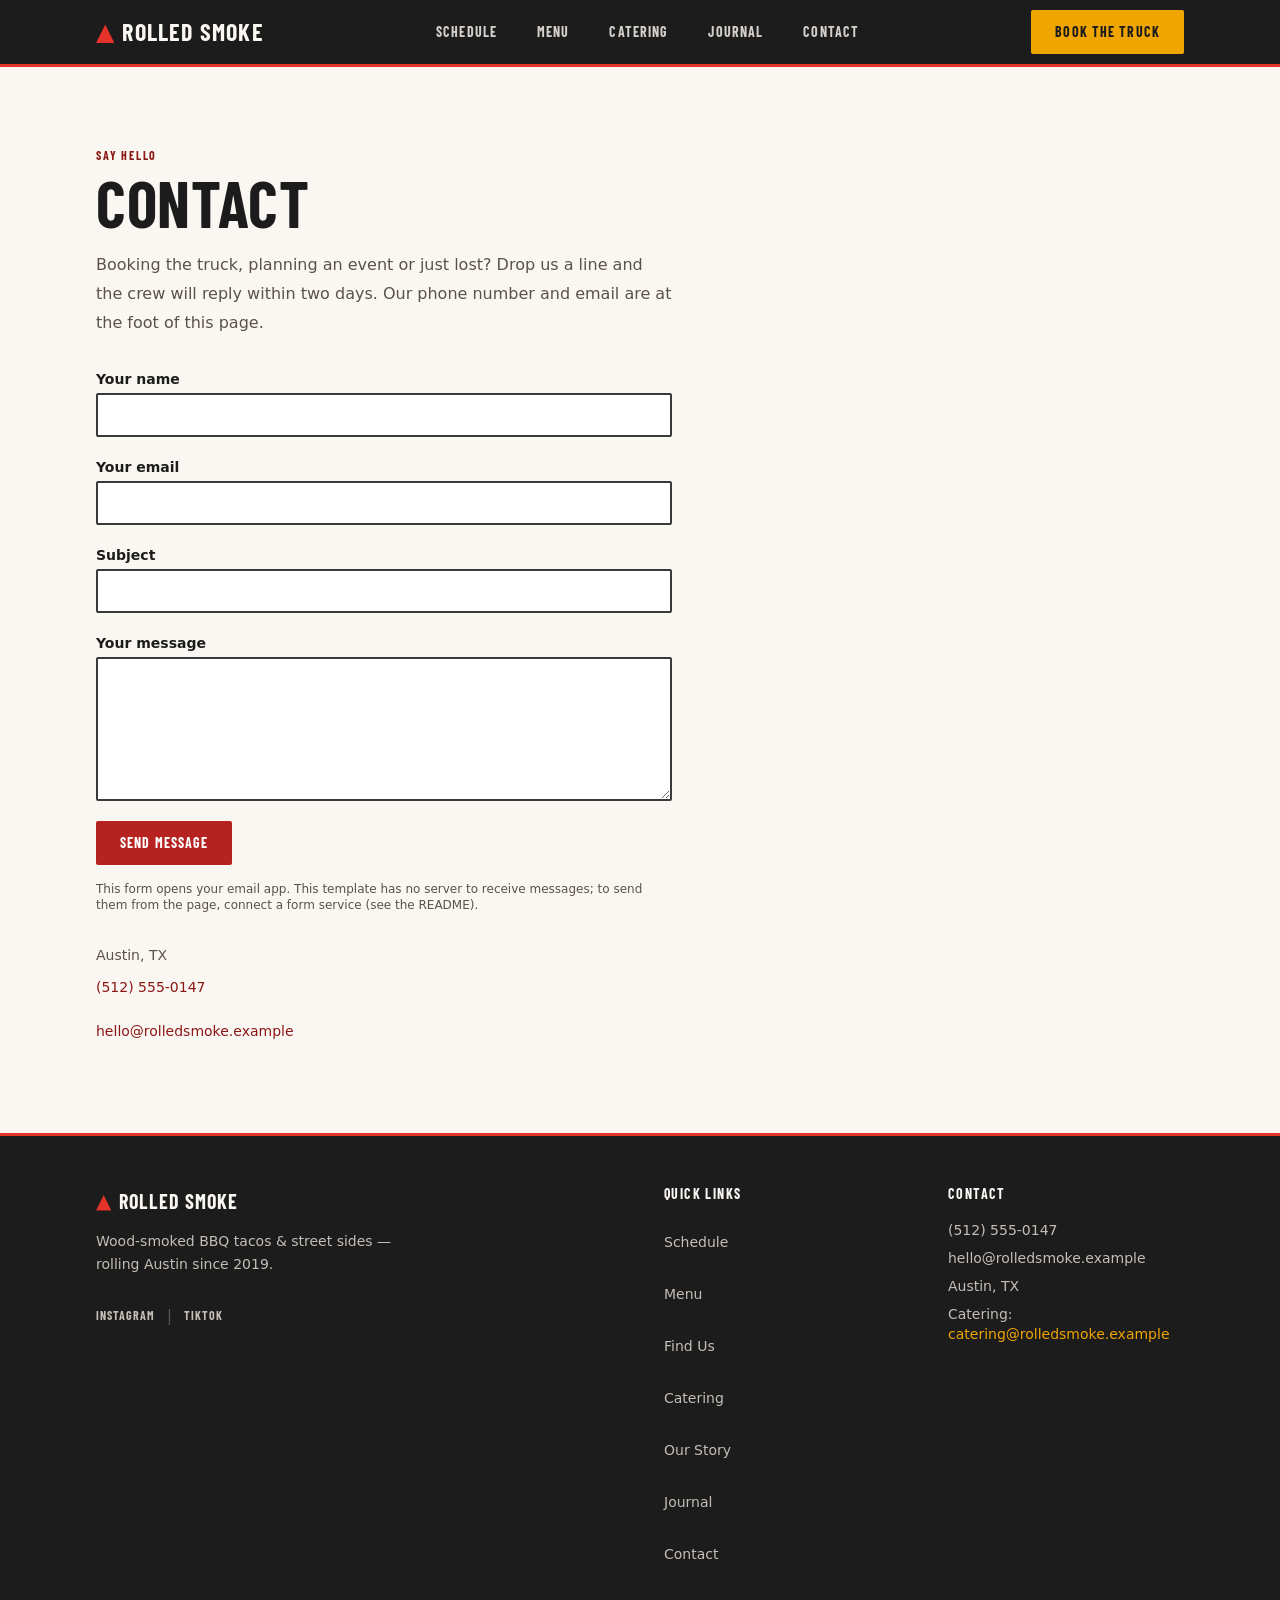
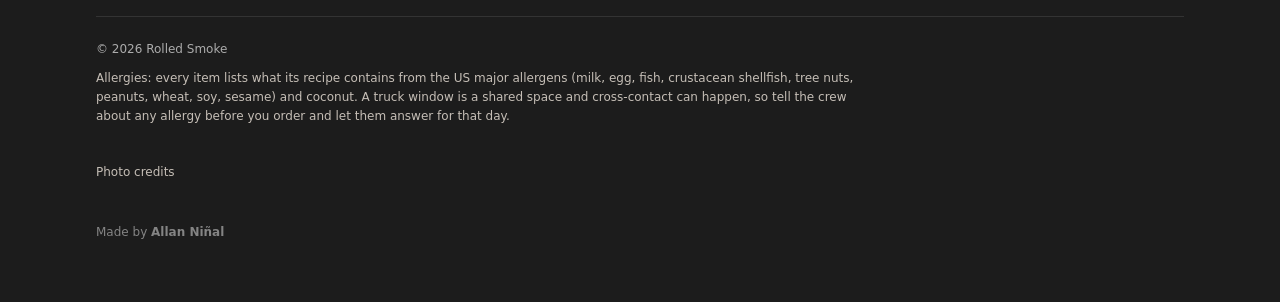
<file: contact/index.html>
<!DOCTYPE html><html lang="en" class="scroll-smooth"> <head><meta charset="utf-8"><meta name="viewport" content="width=device-width, initial-scale=1, viewport-fit=cover"><meta name="theme-color" content="#E63329"><title>Contact — Rolled Smoke</title><meta name="description" content="Write to Rolled Smoke: booking the truck, planning an event or finding out where we are parked."><link rel="canonical" href="https://example.com/contact/"><meta name="robots" content="index, follow"><meta name="author" content="Rolled Smoke — BBQ Taco Truck · Austin, TX"><!-- Open Graph --><meta property="og:title" content="Contact — Rolled Smoke"><meta property="og:description" content="Write to Rolled Smoke: booking the truck, planning an event or finding out where we are parked."><meta property="og:url" content="https://example.com/contact/"><meta property="og:type" content="website"><meta property="og:site_name" content="Rolled Smoke"><meta property="og:locale" content="en_US"><meta property="og:image" content="https://example.com/og-image.png"><meta property="og:image:type" content="image/png"><meta property="og:image:width" content="1200"><meta property="og:image:height" content="630"><meta property="og:image:alt" content="Rolled Smoke — BBQ Taco Truck · Austin, TX"><!-- Twitter / X --><meta name="twitter:card" content="summary_large_image"><meta name="twitter:site" content="@example"><meta name="twitter:creator" content="@example"><meta name="twitter:title" content="Contact — Rolled Smoke"><meta name="twitter:description" content="Write to Rolled Smoke: booking the truck, planning an event or finding out where we are parked."><meta name="twitter:image" content="https://example.com/og-image.png"><link rel="icon" href="../favicon.svg" type="image/svg+xml"><link rel="apple-touch-icon" href="../favicon.svg"><!-- JSON-LD --><script type="application/ld+json">{"@context":"https://schema.org","@type":"FoodEstablishment","name":"Rolled Smoke","description":"Rolled Smoke is a wood-fired BBQ taco truck rolling the streets of Austin, TX. Every taco is built on a fresh flour tortilla with slow-smoked meats, house-made salsas, and zero shortcuts.","url":"https://example.com/","telephone":"(512) 555-0147","email":"hello@rolledsmoke.example","priceRange":"$","servesCuisine":["BBQ","Tacos","Street Food","Tex-Mex"],"image":"https://example.com/og-image.png","address":{"@type":"PostalAddress","addressLocality":"Austin","addressRegion":"TX","addressCountry":"US"},"geo":{"@type":"GeoCoordinates","latitude":30.2672,"longitude":-97.7431},"hasMenu":"https://example.com/#menu","currenciesAccepted":"USD","paymentAccepted":"Cash, Credit Card","amenityFeature":[{"@type":"LocationFeatureSpecification","name":"Food Truck","value":true},{"@type":"LocationFeatureSpecification","name":"Outdoor Dining","value":true},{"@type":"LocationFeatureSpecification","name":"Catering Available","value":true}]}</script><script type="application/ld+json">{"@context":"https://schema.org","@type":"Menu","name":"Rolled Smoke Menu","url":"https://example.com/#menu","hasMenuSection":[{"@type":"MenuSection","name":"Tacos","description":"Wood-smoked BBQ tacos on fresh flour tortillas"},{"@type":"MenuSection","name":"Sides & Extras","description":"Smoked street corn, pit beans, loaded fries, sausage links"},{"@type":"MenuSection","name":"Drinks","description":"Agua fresca, glass-bottle cola, horchata"}]}</script><script type="application/ld+json">{"@context":"https://schema.org","@type":"BreadcrumbList","itemListElement":[{"@type":"ListItem","position":1,"name":"Home","item":"https://example.com/"},{"@type":"ListItem","position":2,"name":"Contact","item":"https://example.com/contact/"}]}</script><link rel="stylesheet" href="../assets/index.Bedjbn_8.css">
<style>.field[data-astro-cid-ahc3q4vw]{width:100%;min-height:44px;padding:.6rem .75rem;font:inherit;background:#fff;color:var(--color-text);border:2px solid var(--color-border-dark);border-radius:2px}.field[data-astro-cid-ahc3q4vw]:focus-visible{outline:2px solid var(--color-flame-dark);outline-offset:2px}
</style></head> <body class="min-h-screen flex flex-col antialiased"> <header style="background-color: #1C1C1C; border-bottom: 3px solid #E63329;" class="sticky top-0 z-50" data-astro-cid-ctg3m53h> <div class="container-x flex items-center justify-between h-16 gap-4" data-astro-cid-ctg3m53h> <!-- Logo --> <a href="../index.html" class="flex items-center gap-2 flex-shrink-0 focus-visible:outline-none focus-visible:ring-2 focus-visible:ring-offset-1" style="color: #FAF7F2; ring-color: var(--color-mustard);" aria-label="Rolled Smoke — home" data-astro-cid-ctg3m53h> <span style="color: var(--color-flame); font-size: 1.5rem;" aria-hidden="true" data-astro-cid-ctg3m53h>&#9650;</span> <span class="font-display text-2xl font-bold uppercase tracking-wider" style="color: #FAF7F2; font-family: 'Barlow Condensed', sans-serif; letter-spacing: 0.05em;" data-astro-cid-ctg3m53h>Rolled Smoke</span> </a> <!-- Desktop nav --> <nav aria-label="Main navigation" class="hidden md:flex items-center gap-6" data-astro-cid-ctg3m53h> <a href="../index.html#schedule" class="text-sm font-bold uppercase tracking-wider transition-colors duration-150 hover:opacity-80 px-2 py-3" style="color: #D4CFCA; background-color: #1C1C1C; font-family: 'Barlow Condensed', sans-serif; letter-spacing: 0.08em;" data-astro-cid-ctg3m53h> Schedule </a><a href="../menu/index.html" class="text-sm font-bold uppercase tracking-wider transition-colors duration-150 hover:opacity-80 px-2 py-3" style="color: #D4CFCA; background-color: #1C1C1C; font-family: 'Barlow Condensed', sans-serif; letter-spacing: 0.08em;" data-astro-cid-ctg3m53h> Menu </a><a href="../index.html#catering" class="text-sm font-bold uppercase tracking-wider transition-colors duration-150 hover:opacity-80 px-2 py-3" style="color: #D4CFCA; background-color: #1C1C1C; font-family: 'Barlow Condensed', sans-serif; letter-spacing: 0.08em;" data-astro-cid-ctg3m53h> Catering </a><a href="../journal/index.html" class="text-sm font-bold uppercase tracking-wider transition-colors duration-150 hover:opacity-80 px-2 py-3" style="color: #D4CFCA; background-color: #1C1C1C; font-family: 'Barlow Condensed', sans-serif; letter-spacing: 0.08em;" data-astro-cid-ctg3m53h> Journal </a><a href="./index.html" class="text-sm font-bold uppercase tracking-wider transition-colors duration-150 hover:opacity-80 px-2 py-3" style="color: #D4CFCA; background-color: #1C1C1C; font-family: 'Barlow Condensed', sans-serif; letter-spacing: 0.08em;" data-astro-cid-ctg3m53h> Contact </a> </nav> <!-- Desktop CTA --> <a href="../index.html#catering" class="btn-mustard text-sm hidden md:inline-flex" style="min-height: 44px; min-width: 44px;" data-astro-cid-ctg3m53h>
Book the Truck
</a> <!-- Phone: menu (no JavaScript) --> <details class="mobile-menu md:hidden" data-astro-cid-ctg3m53h> <summary aria-label="Menu" data-astro-cid-ctg3m53h>Menu</summary> <nav aria-label="Mobile navigation" data-astro-cid-ctg3m53h> <a href="../index.html#schedule" data-astro-cid-ctg3m53h>Schedule</a><a href="../menu/index.html" data-astro-cid-ctg3m53h>Menu</a><a href="../index.html#catering" data-astro-cid-ctg3m53h>Catering</a><a href="../journal/index.html" data-astro-cid-ctg3m53h>Journal</a><a href="./index.html" data-astro-cid-ctg3m53h>Contact</a> <a href="../index.html#catering" class="mobile-menu__cta" data-astro-cid-ctg3m53h>Book the Truck</a> </nav> </details> </div> </header>  <main class="flex-1" id="main-content">  <section class="container-x py-16 sm:py-20" aria-labelledby="contact-heading" data-astro-cid-ahc3q4vw> <div class="max-w-xl" data-astro-cid-ahc3q4vw> <p class="section-eyebrow" data-astro-cid-ahc3q4vw>Say hello</p> <h1 id="contact-heading" class="section-title" style="font-size: clamp(2.5rem, 6vw, 4rem);" data-astro-cid-ahc3q4vw>Contact</h1> <p class="mt-4 text-base" style="color: var(--color-text-muted); line-height: 1.8;" data-astro-cid-ahc3q4vw>Booking the truck, planning an event or just lost? Drop us a line and the crew will reply within two days. Our phone number and email are at the foot of this page.</p> <!--
        No back end. This form opens the visitor's email app, addressed to the
        address below. To send messages from the page itself, point `action` at a
        form service (Formspree, Formspark, Web3Forms, Netlify Forms...), remove
        enctype, and set method="post" as that service describes.
      --> <form action="mailto:hello@rolledsmoke.example" method="post" enctype="text/plain" class="mt-8 grid gap-5" data-astro-cid-ahc3q4vw> <label class="grid gap-1 text-sm font-semibold" style="color: var(--color-text);" data-astro-cid-ahc3q4vw>Your name
<input type="text" name="name" required autocomplete="name" class="field" data-astro-cid-ahc3q4vw> </label> <label class="grid gap-1 text-sm font-semibold" style="color: var(--color-text);" data-astro-cid-ahc3q4vw>Your email
<input type="email" name="email" required autocomplete="email" class="field" data-astro-cid-ahc3q4vw> </label> <label class="grid gap-1 text-sm font-semibold" style="color: var(--color-text);" data-astro-cid-ahc3q4vw>Subject
<input type="text" name="subject" class="field" data-astro-cid-ahc3q4vw> </label> <label class="grid gap-1 text-sm font-semibold" style="color: var(--color-text);" data-astro-cid-ahc3q4vw>Your message
<textarea name="message" rows="6" required class="field" data-astro-cid-ahc3q4vw></textarea> </label> <div data-astro-cid-ahc3q4vw><button type="submit" class="btn-primary" data-astro-cid-ahc3q4vw>Send message</button></div> </form> <p class="mt-4 text-xs" style="color: var(--color-text-muted);" data-astro-cid-ahc3q4vw>
This form opens your email app. This template has no server to receive messages; to send them from the page, connect a form service (see the README).
</p> <address class="not-italic mt-8 text-sm" style="color: var(--color-text-muted);" data-astro-cid-ahc3q4vw> Austin, TX<br data-astro-cid-ahc3q4vw> <a href="tel:5125550147" style="color: var(--color-flame-text); display: inline-block; padding: 0.75rem 0;" data-astro-cid-ahc3q4vw>(512) 555-0147</a><br data-astro-cid-ahc3q4vw> <a href="mailto:hello@rolledsmoke.example" style="color: var(--color-flame-text); display: inline-block; padding: 0.75rem 0;" data-astro-cid-ahc3q4vw>hello@rolledsmoke.example</a> </address> </div> </section>  </main> <footer style="background-color: #1C1C1C; border-top: 3px solid #E63329;" role="contentinfo" data-astro-cid-gcn2mc3v> <div class="container-x py-12" style="background-color: #1C1C1C;" data-astro-cid-gcn2mc3v> <div class="grid grid-cols-1 sm:grid-cols-2 lg:grid-cols-4 gap-8 lg:gap-12" data-astro-cid-gcn2mc3v> <!-- Brand column --> <div class="lg:col-span-2" style="background-color: #1C1C1C;" data-astro-cid-gcn2mc3v> <a href="../index.html" class="inline-flex items-center gap-2 focus-visible:outline-none focus-visible:ring-2" style="color: #FAF7F2; ring-color: #F0A500; background-color: #1C1C1C;" aria-label="Rolled Smoke home" data-astro-cid-gcn2mc3v> <span style="color: #E63329; font-size: 1.25rem;" aria-hidden="true" data-astro-cid-gcn2mc3v>&#9650;</span> <span class="font-display font-bold text-xl uppercase tracking-wider" style="color: #FAF7F2; font-family: 'Barlow Condensed', sans-serif; background-color: #1C1C1C;" data-astro-cid-gcn2mc3v>Rolled Smoke</span> </a> <p class="mt-3 text-sm max-w-xs" style="color: #C5BEB6; background-color: #1C1C1C; line-height: 1.7;" data-astro-cid-gcn2mc3v> Wood-smoked BBQ tacos &amp; street sides — rolling Austin since 2019. </p> <div class="mt-4 flex items-center gap-3" style="background-color: #1C1C1C;" data-astro-cid-gcn2mc3v> <a href="https://instagram.com" target="_blank" rel="noopener noreferrer" class="text-xs font-bold uppercase tracking-wider hover:opacity-80 transition-opacity" style="color: #C5BEB6; background-color: #1C1C1C; min-height: 44px; display: inline-flex; align-items: center; font-family: 'Barlow Condensed', sans-serif; letter-spacing: 0.08em;" data-astro-cid-gcn2mc3v>Instagram</a> <span style="color: #555;" aria-hidden="true" data-astro-cid-gcn2mc3v>|</span> <a href="https://tiktok.com" target="_blank" rel="noopener noreferrer" class="text-xs font-bold uppercase tracking-wider hover:opacity-80 transition-opacity" style="color: #C5BEB6; background-color: #1C1C1C; min-height: 44px; display: inline-flex; align-items: center; font-family: 'Barlow Condensed', sans-serif; letter-spacing: 0.08em;" data-astro-cid-gcn2mc3v>TikTok</a> </div> </div> <!-- Quick links --> <div style="background-color: #1C1C1C;" data-astro-cid-gcn2mc3v> <p class="font-display font-bold text-sm uppercase tracking-widest mb-4" style="color: #FAF7F2; background-color: #1C1C1C; font-family: 'Barlow Condensed', sans-serif; letter-spacing: 0.1em;" data-astro-cid-gcn2mc3v>Quick Links</p> <nav aria-label="Footer navigation" data-astro-cid-gcn2mc3v> <ul class="space-y-2" data-astro-cid-gcn2mc3v> <li style="background-color: #1C1C1C;" data-astro-cid-gcn2mc3v> <a href="../index.html#schedule" class="text-sm hover:opacity-80 transition-opacity block py-1" style="color: #C5BEB6; background-color: #1C1C1C; min-height: 44px; display: flex; align-items: center;" data-astro-cid-gcn2mc3v>Schedule</a> </li><li style="background-color: #1C1C1C;" data-astro-cid-gcn2mc3v> <a href="../menu/index.html" class="text-sm hover:opacity-80 transition-opacity block py-1" style="color: #C5BEB6; background-color: #1C1C1C; min-height: 44px; display: flex; align-items: center;" data-astro-cid-gcn2mc3v>Menu</a> </li><li style="background-color: #1C1C1C;" data-astro-cid-gcn2mc3v> <a href="../index.html#find-us" class="text-sm hover:opacity-80 transition-opacity block py-1" style="color: #C5BEB6; background-color: #1C1C1C; min-height: 44px; display: flex; align-items: center;" data-astro-cid-gcn2mc3v>Find Us</a> </li><li style="background-color: #1C1C1C;" data-astro-cid-gcn2mc3v> <a href="../index.html#catering" class="text-sm hover:opacity-80 transition-opacity block py-1" style="color: #C5BEB6; background-color: #1C1C1C; min-height: 44px; display: flex; align-items: center;" data-astro-cid-gcn2mc3v>Catering</a> </li><li style="background-color: #1C1C1C;" data-astro-cid-gcn2mc3v> <a href="../index.html#story" class="text-sm hover:opacity-80 transition-opacity block py-1" style="color: #C5BEB6; background-color: #1C1C1C; min-height: 44px; display: flex; align-items: center;" data-astro-cid-gcn2mc3v>Our Story</a> </li><li style="background-color: #1C1C1C;" data-astro-cid-gcn2mc3v> <a href="../journal/index.html" class="text-sm hover:opacity-80 transition-opacity block py-1" style="color: #C5BEB6; background-color: #1C1C1C; min-height: 44px; display: flex; align-items: center;" data-astro-cid-gcn2mc3v>Journal</a> </li><li style="background-color: #1C1C1C;" data-astro-cid-gcn2mc3v> <a href="./index.html" class="text-sm hover:opacity-80 transition-opacity block py-1" style="color: #C5BEB6; background-color: #1C1C1C; min-height: 44px; display: flex; align-items: center;" data-astro-cid-gcn2mc3v>Contact</a> </li> </ul> </nav> </div> <!-- Contact column --> <div style="background-color: #1C1C1C;" data-astro-cid-gcn2mc3v> <p class="font-display font-bold text-sm uppercase tracking-widest mb-4" style="color: #FAF7F2; background-color: #1C1C1C; font-family: 'Barlow Condensed', sans-serif; letter-spacing: 0.1em;" data-astro-cid-gcn2mc3v>Contact</p> <address class="not-italic space-y-2" style="background-color: #1C1C1C;" data-astro-cid-gcn2mc3v> <p class="text-sm" style="color: #C5BEB6; background-color: #1C1C1C;" data-astro-cid-gcn2mc3v> <a href="tel:(512) 555-0147" class="hover:opacity-80 transition-opacity" style="color: #C5BEB6; background-color: #1C1C1C;" data-astro-cid-gcn2mc3v>(512) 555-0147</a> </p> <p class="text-sm" style="color: #C5BEB6; background-color: #1C1C1C;" data-astro-cid-gcn2mc3v> <a href="mailto:hello@rolledsmoke.example" class="hover:opacity-80 transition-opacity" style="color: #C5BEB6; background-color: #1C1C1C;" data-astro-cid-gcn2mc3v>hello@rolledsmoke.example</a> </p> <p class="text-sm" style="color: #C5BEB6; background-color: #1C1C1C;" data-astro-cid-gcn2mc3v>Austin, TX</p> <p class="text-sm" style="color: #C5BEB6; background-color: #1C1C1C;" data-astro-cid-gcn2mc3v>
Catering: <a href="mailto:catering@rolledsmoke.example" class="hover:opacity-80 transition-opacity" style="color: #F0A500; background-color: #1C1C1C;" data-astro-cid-gcn2mc3v>catering@rolledsmoke.example</a> </p> </address> </div> </div> <!-- Bottom bar --> <div class="mt-10 pt-6 border-t" style="border-color: #333; background-color: #1C1C1C;" data-astro-cid-gcn2mc3v> <p class="text-xs" style="color: #ACACAC; background-color: #1C1C1C;" data-astro-cid-gcn2mc3v>
&copy; 2026 Rolled Smoke </p> <p class="mt-3 text-xs max-w-3xl" style="color: #C5BEB6; background-color: #1C1C1C; line-height: 1.6;" data-allergy-notice data-astro-cid-gcn2mc3v>Allergies: every item lists what its recipe contains from the US major allergens (milk, egg, fish, crustacean shellfish, tree nuts, peanuts, wheat, soy, sesame) and coconut. A truck window is a shared space and cross-contact can happen, so tell the crew about any allergy before you order and let them answer for that day.</p> </div> <!-- Photo credits. Required while you use the demo photos (Unsplash asks for
         the photographer and a link). Delete this whole <details> block once you
         have replaced the photos with your own. --> <details class="mt-6 text-xs" style="color: #C5BEB6; background-color: #1C1C1C;" data-photo-credits data-astro-cid-gcn2mc3v> <summary style="cursor: pointer; min-height: 44px; display: flex; align-items: center;" data-astro-cid-gcn2mc3v>Photo credits</summary> <p class="mt-2" data-astro-cid-gcn2mc3v>
Demo photographs from <a href="https://unsplash.com/?utm_source=allanninal_dev&utm_medium=referral" style="color: #FAF7F2; text-decoration: underline;" data-astro-cid-gcn2mc3v>Unsplash</a>. Replace them, and these credits, with your own before launch.
</p> <ul class="mt-2 space-y-1" data-astro-cid-gcn2mc3v> <li data-astro-cid-gcn2mc3v>Food truck hero: Photo by <a href="https://unsplash.com/@philippcamera?utm_source=allanninal_dev&utm_medium=referral" style="color: #FAF7F2; text-decoration: underline;" data-astro-cid-gcn2mc3v>Philipp Kämmerer</a> on <a href="https://unsplash.com/photos/Xm8XD2b9AUs?utm_source=allanninal_dev&utm_medium=referral" style="color: #FAF7F2; text-decoration: underline;" data-astro-cid-gcn2mc3v>Unsplash</a></li><li data-astro-cid-gcn2mc3v>Brisket tacos: Photo by <a href="https://unsplash.com/@frankielopez?utm_source=allanninal_dev&utm_medium=referral" style="color: #FAF7F2; text-decoration: underline;" data-astro-cid-gcn2mc3v>Frankie Lopez</a> on <a href="https://unsplash.com/photos/_j4S4V2C8ew?utm_source=allanninal_dev&utm_medium=referral" style="color: #FAF7F2; text-decoration: underline;" data-astro-cid-gcn2mc3v>Unsplash</a></li><li data-astro-cid-gcn2mc3v>A vintage grey food truck on a city street: Photo by <a href="https://unsplash.com/@micheile?utm_source=allanninal_dev&utm_medium=referral" style="color: #FAF7F2; text-decoration: underline;" data-astro-cid-gcn2mc3v>micheile henderson</a> on <a href="https://unsplash.com/photos/white-vehicle-ZdJCsyh9RMQ?utm_source=allanninal_dev&utm_medium=referral" style="color: #FAF7F2; text-decoration: underline;" data-astro-cid-gcn2mc3v>Unsplash</a></li><li data-astro-cid-gcn2mc3v>Ribs in the smoker: Photo by <a href="https://unsplash.com/@trytoscareme?utm_source=allanninal_dev&utm_medium=referral" style="color: #FAF7F2; text-decoration: underline;" data-astro-cid-gcn2mc3v>Brian Wegman 🎃</a> on <a href="https://unsplash.com/photos/QtLYiB6P-KM?utm_source=allanninal_dev&utm_medium=referral" style="color: #FAF7F2; text-decoration: underline;" data-astro-cid-gcn2mc3v>Unsplash</a></li><li data-astro-cid-gcn2mc3v>Loaded fries: Photo by <a href="https://unsplash.com/@brookelark?utm_source=allanninal_dev&utm_medium=referral" style="color: #FAF7F2; text-decoration: underline;" data-astro-cid-gcn2mc3v>Brooke Lark</a> on <a href="https://unsplash.com/photos/R18ecx07b3c?utm_source=allanninal_dev&utm_medium=referral" style="color: #FAF7F2; text-decoration: underline;" data-astro-cid-gcn2mc3v>Unsplash</a></li><li data-astro-cid-gcn2mc3v>Smoked street corn: Photo by <a href="https://unsplash.com/@joshsoliz_?utm_source=allanninal_dev&utm_medium=referral" style="color: #FAF7F2; text-decoration: underline;" data-astro-cid-gcn2mc3v>Joshua Soliz</a> on <a href="https://unsplash.com/photos/afdIRfiLXr8?utm_source=allanninal_dev&utm_medium=referral" style="color: #FAF7F2; text-decoration: underline;" data-astro-cid-gcn2mc3v>Unsplash</a></li><li data-astro-cid-gcn2mc3v>A crowd at an outdoor food market: Photo by <a href="https://unsplash.com/@cranky_bear?utm_source=allanninal_dev&utm_medium=referral" style="color: #FAF7F2; text-decoration: underline;" data-astro-cid-gcn2mc3v>Barnaby Woodrow</a> on <a href="https://unsplash.com/photos/crowd-of-people-gathered-outdoors-near-food-stalls-YmU5nP3UTgo?utm_source=allanninal_dev&utm_medium=referral" style="color: #FAF7F2; text-decoration: underline;" data-astro-cid-gcn2mc3v>Unsplash</a></li> </ul> </details>  <p class="maker-credit" data-maker-credit="1" data-astro-cid-gcn2mc3v>Made by <a style="display: inline-flex; align-items: center; min-height: 44px;" href="https://www.linkedin.com/in/allanninal/" data-maker-credit="1" target="_blank" rel="noopener noreferrer" data-astro-cid-gcn2mc3v>Allan Ni&ntilde;al</a></p> </div> </footer>   </body></html>
</file>
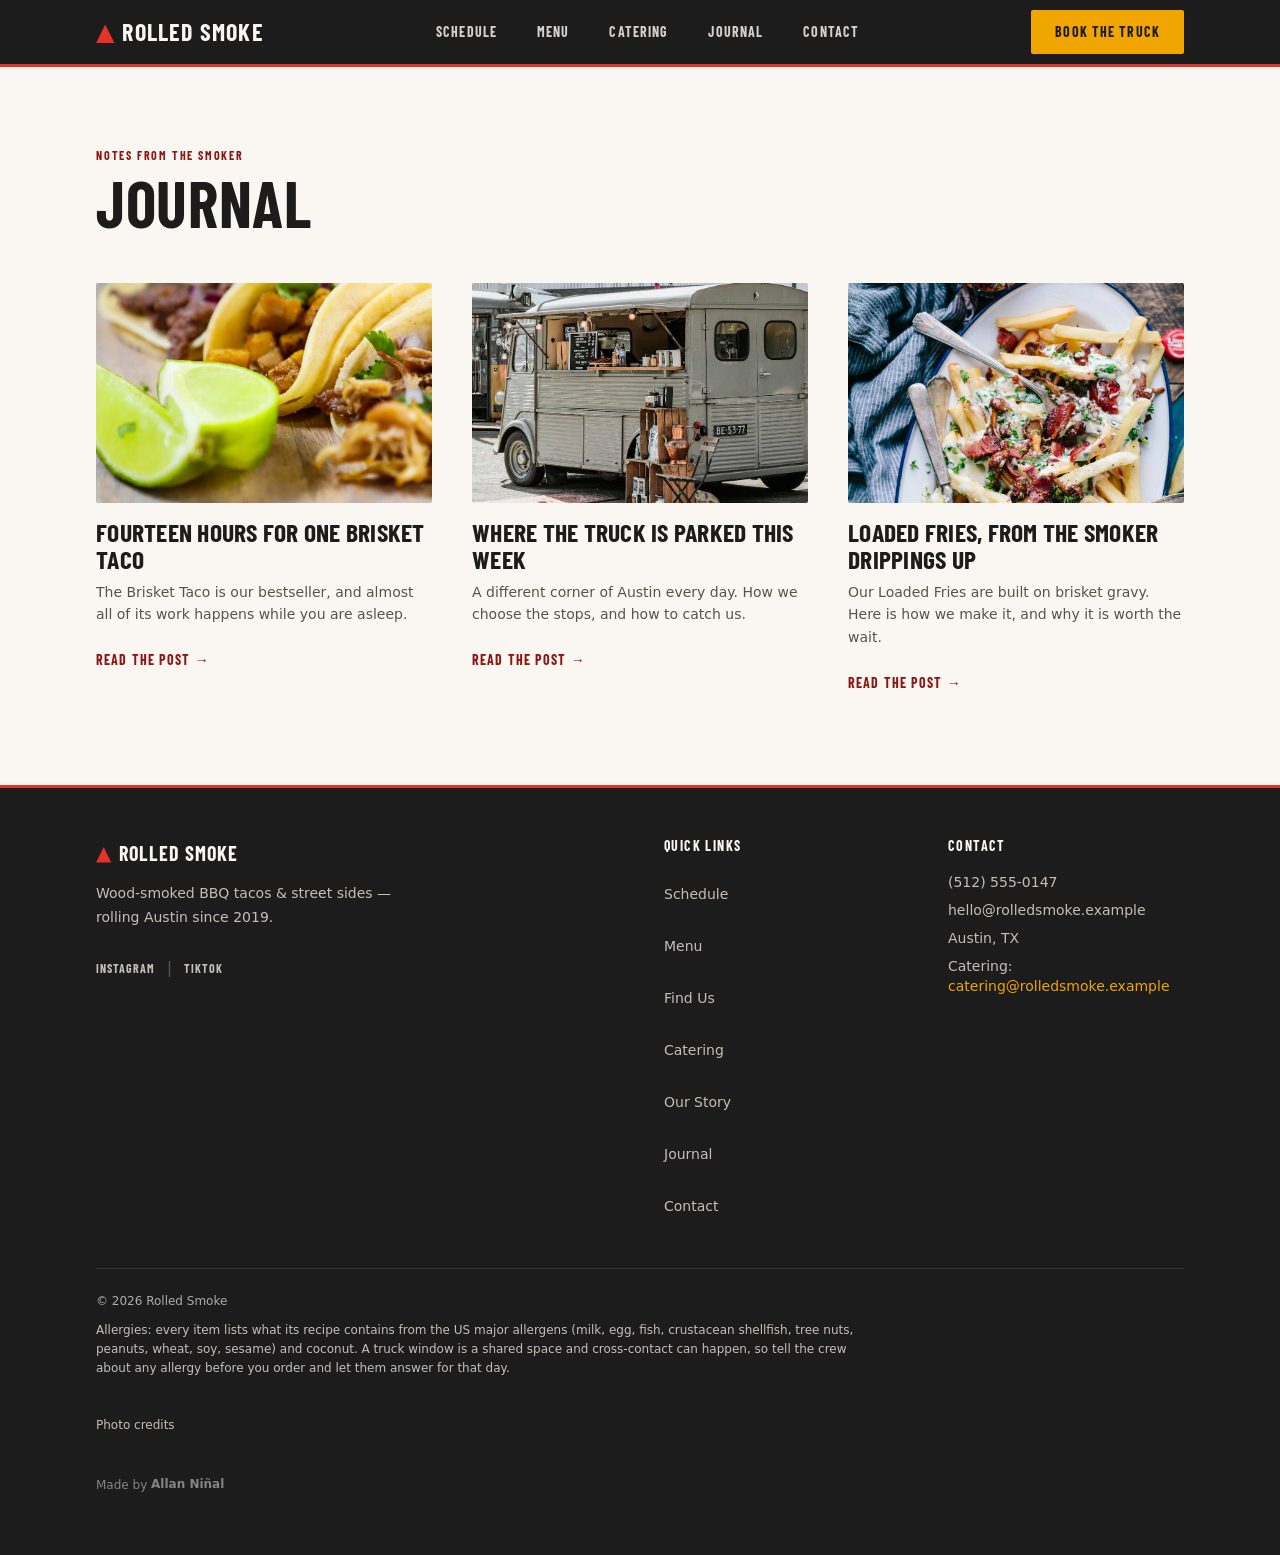
<file: journal/index.html>
<!DOCTYPE html><html lang="en" class="scroll-smooth"> <head><meta charset="utf-8"><meta name="viewport" content="width=device-width, initial-scale=1, viewport-fit=cover"><meta name="theme-color" content="#E63329"><title>Journal — Rolled Smoke</title><meta name="description" content="Notes from the smoker at Rolled Smoke: brisket, loaded fries and where the truck is parked."><link rel="canonical" href="https://example.com/journal/"><meta name="robots" content="index, follow"><meta name="author" content="Rolled Smoke — BBQ Taco Truck · Austin, TX"><!-- Open Graph --><meta property="og:title" content="Journal — Rolled Smoke"><meta property="og:description" content="Notes from the smoker at Rolled Smoke: brisket, loaded fries and where the truck is parked."><meta property="og:url" content="https://example.com/journal/"><meta property="og:type" content="website"><meta property="og:site_name" content="Rolled Smoke"><meta property="og:locale" content="en_US"><meta property="og:image" content="https://example.com/og-image.png"><meta property="og:image:type" content="image/png"><meta property="og:image:width" content="1200"><meta property="og:image:height" content="630"><meta property="og:image:alt" content="Rolled Smoke — BBQ Taco Truck · Austin, TX"><!-- Twitter / X --><meta name="twitter:card" content="summary_large_image"><meta name="twitter:site" content="@example"><meta name="twitter:creator" content="@example"><meta name="twitter:title" content="Journal — Rolled Smoke"><meta name="twitter:description" content="Notes from the smoker at Rolled Smoke: brisket, loaded fries and where the truck is parked."><meta name="twitter:image" content="https://example.com/og-image.png"><link rel="icon" href="../favicon.svg" type="image/svg+xml"><link rel="apple-touch-icon" href="../favicon.svg"><!-- JSON-LD --><script type="application/ld+json">{"@context":"https://schema.org","@type":"FoodEstablishment","name":"Rolled Smoke","description":"Rolled Smoke is a wood-fired BBQ taco truck rolling the streets of Austin, TX. Every taco is built on a fresh flour tortilla with slow-smoked meats, house-made salsas, and zero shortcuts.","url":"https://example.com/","telephone":"(512) 555-0147","email":"hello@rolledsmoke.example","priceRange":"$","servesCuisine":["BBQ","Tacos","Street Food","Tex-Mex"],"image":"https://example.com/og-image.png","address":{"@type":"PostalAddress","addressLocality":"Austin","addressRegion":"TX","addressCountry":"US"},"geo":{"@type":"GeoCoordinates","latitude":30.2672,"longitude":-97.7431},"hasMenu":"https://example.com/#menu","currenciesAccepted":"USD","paymentAccepted":"Cash, Credit Card","amenityFeature":[{"@type":"LocationFeatureSpecification","name":"Food Truck","value":true},{"@type":"LocationFeatureSpecification","name":"Outdoor Dining","value":true},{"@type":"LocationFeatureSpecification","name":"Catering Available","value":true}]}</script><script type="application/ld+json">{"@context":"https://schema.org","@type":"Menu","name":"Rolled Smoke Menu","url":"https://example.com/#menu","hasMenuSection":[{"@type":"MenuSection","name":"Tacos","description":"Wood-smoked BBQ tacos on fresh flour tortillas"},{"@type":"MenuSection","name":"Sides & Extras","description":"Smoked street corn, pit beans, loaded fries, sausage links"},{"@type":"MenuSection","name":"Drinks","description":"Agua fresca, glass-bottle cola, horchata"}]}</script><script type="application/ld+json">{"@context":"https://schema.org","@type":"BreadcrumbList","itemListElement":[{"@type":"ListItem","position":1,"name":"Home","item":"https://example.com/"},{"@type":"ListItem","position":2,"name":"Journal","item":"https://example.com/journal/"}]}</script><link rel="stylesheet" href="../assets/index.Bedjbn_8.css"></head> <body class="min-h-screen flex flex-col antialiased"> <header style="background-color: #1C1C1C; border-bottom: 3px solid #E63329;" class="sticky top-0 z-50" data-astro-cid-ctg3m53h> <div class="container-x flex items-center justify-between h-16 gap-4" data-astro-cid-ctg3m53h> <!-- Logo --> <a href="../index.html" class="flex items-center gap-2 flex-shrink-0 focus-visible:outline-none focus-visible:ring-2 focus-visible:ring-offset-1" style="color: #FAF7F2; ring-color: var(--color-mustard);" aria-label="Rolled Smoke — home" data-astro-cid-ctg3m53h> <span style="color: var(--color-flame); font-size: 1.5rem;" aria-hidden="true" data-astro-cid-ctg3m53h>&#9650;</span> <span class="font-display text-2xl font-bold uppercase tracking-wider" style="color: #FAF7F2; font-family: 'Barlow Condensed', sans-serif; letter-spacing: 0.05em;" data-astro-cid-ctg3m53h>Rolled Smoke</span> </a> <!-- Desktop nav --> <nav aria-label="Main navigation" class="hidden md:flex items-center gap-6" data-astro-cid-ctg3m53h> <a href="../index.html#schedule" class="text-sm font-bold uppercase tracking-wider transition-colors duration-150 hover:opacity-80 px-2 py-3" style="color: #D4CFCA; background-color: #1C1C1C; font-family: 'Barlow Condensed', sans-serif; letter-spacing: 0.08em;" data-astro-cid-ctg3m53h> Schedule </a><a href="../menu/index.html" class="text-sm font-bold uppercase tracking-wider transition-colors duration-150 hover:opacity-80 px-2 py-3" style="color: #D4CFCA; background-color: #1C1C1C; font-family: 'Barlow Condensed', sans-serif; letter-spacing: 0.08em;" data-astro-cid-ctg3m53h> Menu </a><a href="../index.html#catering" class="text-sm font-bold uppercase tracking-wider transition-colors duration-150 hover:opacity-80 px-2 py-3" style="color: #D4CFCA; background-color: #1C1C1C; font-family: 'Barlow Condensed', sans-serif; letter-spacing: 0.08em;" data-astro-cid-ctg3m53h> Catering </a><a href="./index.html" class="text-sm font-bold uppercase tracking-wider transition-colors duration-150 hover:opacity-80 px-2 py-3" style="color: #D4CFCA; background-color: #1C1C1C; font-family: 'Barlow Condensed', sans-serif; letter-spacing: 0.08em;" data-astro-cid-ctg3m53h> Journal </a><a href="../contact/index.html" class="text-sm font-bold uppercase tracking-wider transition-colors duration-150 hover:opacity-80 px-2 py-3" style="color: #D4CFCA; background-color: #1C1C1C; font-family: 'Barlow Condensed', sans-serif; letter-spacing: 0.08em;" data-astro-cid-ctg3m53h> Contact </a> </nav> <!-- Desktop CTA --> <a href="../index.html#catering" class="btn-mustard text-sm hidden md:inline-flex" style="min-height: 44px; min-width: 44px;" data-astro-cid-ctg3m53h>
Book the Truck
</a> <!-- Phone: menu (no JavaScript) --> <details class="mobile-menu md:hidden" data-astro-cid-ctg3m53h> <summary aria-label="Menu" data-astro-cid-ctg3m53h>Menu</summary> <nav aria-label="Mobile navigation" data-astro-cid-ctg3m53h> <a href="../index.html#schedule" data-astro-cid-ctg3m53h>Schedule</a><a href="../menu/index.html" data-astro-cid-ctg3m53h>Menu</a><a href="../index.html#catering" data-astro-cid-ctg3m53h>Catering</a><a href="./index.html" data-astro-cid-ctg3m53h>Journal</a><a href="../contact/index.html" data-astro-cid-ctg3m53h>Contact</a> <a href="../index.html#catering" class="mobile-menu__cta" data-astro-cid-ctg3m53h>Book the Truck</a> </nav> </details> </div> </header>  <main class="flex-1" id="main-content">  <section class="container-x py-16 sm:py-20" aria-labelledby="journal-heading"> <div class="max-w-xl mb-12"> <p class="section-eyebrow">Notes from the smoker</p> <h1 id="journal-heading" class="section-title" style="font-size: clamp(2.5rem, 6vw, 4rem);">Journal</h1> </div> <div class="grid gap-10 md:grid-cols-3"> <article> <a href="./fourteen-hours-for-one-brisket-taco/index.html" style="text-decoration: none; color: inherit; display: block;"> <img src="../images/gallery/tacos.jpg" alt="Brisket tacos on flour tortillas with chipotle crema and pickled onion" width="1100" height="1100" loading="lazy" decoding="async" class="w-full object-cover rounded-sm" style="height: 220px;"> <h2 class="font-bold mt-4" style="font-size: 1.6rem; color: var(--color-text);">Fourteen hours for one brisket taco</h2> </a> <p class="mt-2 text-sm leading-relaxed" style="color: var(--color-text-muted);">The Brisket Taco is our bestseller, and almost all of its work happens while you are asleep.</p> <a href="./fourteen-hours-for-one-brisket-taco/index.html" class="inline-block mt-3 text-sm font-bold uppercase tracking-wider" style="color: var(--color-flame-text); font-family: 'Barlow Condensed', sans-serif; letter-spacing: 0.08em; min-height: 44px; line-height: 44px;">Read the post<span class="sr-only">: Fourteen hours for one brisket taco</span> &rarr;</a> </article><article> <a href="./where-the-truck-is-parked/index.html" style="text-decoration: none; color: inherit; display: block;"> <img src="../images/gallery/truck.jpg" alt="A vintage grey food truck parked on a city street" width="1100" height="1100" loading="lazy" decoding="async" class="w-full object-cover rounded-sm" style="height: 220px;"> <h2 class="font-bold mt-4" style="font-size: 1.6rem; color: var(--color-text);">Where the truck is parked this week</h2> </a> <p class="mt-2 text-sm leading-relaxed" style="color: var(--color-text-muted);">A different corner of Austin every day. How we choose the stops, and how to catch us.</p> <a href="./where-the-truck-is-parked/index.html" class="inline-block mt-3 text-sm font-bold uppercase tracking-wider" style="color: var(--color-flame-text); font-family: 'Barlow Condensed', sans-serif; letter-spacing: 0.08em; min-height: 44px; line-height: 44px;">Read the post<span class="sr-only">: Where the truck is parked this week</span> &rarr;</a> </article><article> <a href="./loaded-fries-from-the-drippings-up/index.html" style="text-decoration: none; color: inherit; display: block;"> <img src="../images/gallery/fries.jpg" alt="Loaded fries topped with brisket gravy and jalapeños" width="1100" height="1100" loading="lazy" decoding="async" class="w-full object-cover rounded-sm" style="height: 220px;"> <h2 class="font-bold mt-4" style="font-size: 1.6rem; color: var(--color-text);">Loaded fries, from the smoker drippings up</h2> </a> <p class="mt-2 text-sm leading-relaxed" style="color: var(--color-text-muted);">Our Loaded Fries are built on brisket gravy. Here is how we make it, and why it is worth the wait.</p> <a href="./loaded-fries-from-the-drippings-up/index.html" class="inline-block mt-3 text-sm font-bold uppercase tracking-wider" style="color: var(--color-flame-text); font-family: 'Barlow Condensed', sans-serif; letter-spacing: 0.08em; min-height: 44px; line-height: 44px;">Read the post<span class="sr-only">: Loaded fries, from the smoker drippings up</span> &rarr;</a> </article> </div> </section>  </main> <footer style="background-color: #1C1C1C; border-top: 3px solid #E63329;" role="contentinfo" data-astro-cid-gcn2mc3v> <div class="container-x py-12" style="background-color: #1C1C1C;" data-astro-cid-gcn2mc3v> <div class="grid grid-cols-1 sm:grid-cols-2 lg:grid-cols-4 gap-8 lg:gap-12" data-astro-cid-gcn2mc3v> <!-- Brand column --> <div class="lg:col-span-2" style="background-color: #1C1C1C;" data-astro-cid-gcn2mc3v> <a href="../index.html" class="inline-flex items-center gap-2 focus-visible:outline-none focus-visible:ring-2" style="color: #FAF7F2; ring-color: #F0A500; background-color: #1C1C1C;" aria-label="Rolled Smoke home" data-astro-cid-gcn2mc3v> <span style="color: #E63329; font-size: 1.25rem;" aria-hidden="true" data-astro-cid-gcn2mc3v>&#9650;</span> <span class="font-display font-bold text-xl uppercase tracking-wider" style="color: #FAF7F2; font-family: 'Barlow Condensed', sans-serif; background-color: #1C1C1C;" data-astro-cid-gcn2mc3v>Rolled Smoke</span> </a> <p class="mt-3 text-sm max-w-xs" style="color: #C5BEB6; background-color: #1C1C1C; line-height: 1.7;" data-astro-cid-gcn2mc3v> Wood-smoked BBQ tacos &amp; street sides — rolling Austin since 2019. </p> <div class="mt-4 flex items-center gap-3" style="background-color: #1C1C1C;" data-astro-cid-gcn2mc3v> <a href="https://instagram.com" target="_blank" rel="noopener noreferrer" class="text-xs font-bold uppercase tracking-wider hover:opacity-80 transition-opacity" style="color: #C5BEB6; background-color: #1C1C1C; min-height: 44px; display: inline-flex; align-items: center; font-family: 'Barlow Condensed', sans-serif; letter-spacing: 0.08em;" data-astro-cid-gcn2mc3v>Instagram</a> <span style="color: #555;" aria-hidden="true" data-astro-cid-gcn2mc3v>|</span> <a href="https://tiktok.com" target="_blank" rel="noopener noreferrer" class="text-xs font-bold uppercase tracking-wider hover:opacity-80 transition-opacity" style="color: #C5BEB6; background-color: #1C1C1C; min-height: 44px; display: inline-flex; align-items: center; font-family: 'Barlow Condensed', sans-serif; letter-spacing: 0.08em;" data-astro-cid-gcn2mc3v>TikTok</a> </div> </div> <!-- Quick links --> <div style="background-color: #1C1C1C;" data-astro-cid-gcn2mc3v> <p class="font-display font-bold text-sm uppercase tracking-widest mb-4" style="color: #FAF7F2; background-color: #1C1C1C; font-family: 'Barlow Condensed', sans-serif; letter-spacing: 0.1em;" data-astro-cid-gcn2mc3v>Quick Links</p> <nav aria-label="Footer navigation" data-astro-cid-gcn2mc3v> <ul class="space-y-2" data-astro-cid-gcn2mc3v> <li style="background-color: #1C1C1C;" data-astro-cid-gcn2mc3v> <a href="../index.html#schedule" class="text-sm hover:opacity-80 transition-opacity block py-1" style="color: #C5BEB6; background-color: #1C1C1C; min-height: 44px; display: flex; align-items: center;" data-astro-cid-gcn2mc3v>Schedule</a> </li><li style="background-color: #1C1C1C;" data-astro-cid-gcn2mc3v> <a href="../menu/index.html" class="text-sm hover:opacity-80 transition-opacity block py-1" style="color: #C5BEB6; background-color: #1C1C1C; min-height: 44px; display: flex; align-items: center;" data-astro-cid-gcn2mc3v>Menu</a> </li><li style="background-color: #1C1C1C;" data-astro-cid-gcn2mc3v> <a href="../index.html#find-us" class="text-sm hover:opacity-80 transition-opacity block py-1" style="color: #C5BEB6; background-color: #1C1C1C; min-height: 44px; display: flex; align-items: center;" data-astro-cid-gcn2mc3v>Find Us</a> </li><li style="background-color: #1C1C1C;" data-astro-cid-gcn2mc3v> <a href="../index.html#catering" class="text-sm hover:opacity-80 transition-opacity block py-1" style="color: #C5BEB6; background-color: #1C1C1C; min-height: 44px; display: flex; align-items: center;" data-astro-cid-gcn2mc3v>Catering</a> </li><li style="background-color: #1C1C1C;" data-astro-cid-gcn2mc3v> <a href="../index.html#story" class="text-sm hover:opacity-80 transition-opacity block py-1" style="color: #C5BEB6; background-color: #1C1C1C; min-height: 44px; display: flex; align-items: center;" data-astro-cid-gcn2mc3v>Our Story</a> </li><li style="background-color: #1C1C1C;" data-astro-cid-gcn2mc3v> <a href="./index.html" class="text-sm hover:opacity-80 transition-opacity block py-1" style="color: #C5BEB6; background-color: #1C1C1C; min-height: 44px; display: flex; align-items: center;" data-astro-cid-gcn2mc3v>Journal</a> </li><li style="background-color: #1C1C1C;" data-astro-cid-gcn2mc3v> <a href="../contact/index.html" class="text-sm hover:opacity-80 transition-opacity block py-1" style="color: #C5BEB6; background-color: #1C1C1C; min-height: 44px; display: flex; align-items: center;" data-astro-cid-gcn2mc3v>Contact</a> </li> </ul> </nav> </div> <!-- Contact column --> <div style="background-color: #1C1C1C;" data-astro-cid-gcn2mc3v> <p class="font-display font-bold text-sm uppercase tracking-widest mb-4" style="color: #FAF7F2; background-color: #1C1C1C; font-family: 'Barlow Condensed', sans-serif; letter-spacing: 0.1em;" data-astro-cid-gcn2mc3v>Contact</p> <address class="not-italic space-y-2" style="background-color: #1C1C1C;" data-astro-cid-gcn2mc3v> <p class="text-sm" style="color: #C5BEB6; background-color: #1C1C1C;" data-astro-cid-gcn2mc3v> <a href="tel:(512) 555-0147" class="hover:opacity-80 transition-opacity" style="color: #C5BEB6; background-color: #1C1C1C;" data-astro-cid-gcn2mc3v>(512) 555-0147</a> </p> <p class="text-sm" style="color: #C5BEB6; background-color: #1C1C1C;" data-astro-cid-gcn2mc3v> <a href="mailto:hello@rolledsmoke.example" class="hover:opacity-80 transition-opacity" style="color: #C5BEB6; background-color: #1C1C1C;" data-astro-cid-gcn2mc3v>hello@rolledsmoke.example</a> </p> <p class="text-sm" style="color: #C5BEB6; background-color: #1C1C1C;" data-astro-cid-gcn2mc3v>Austin, TX</p> <p class="text-sm" style="color: #C5BEB6; background-color: #1C1C1C;" data-astro-cid-gcn2mc3v>
Catering: <a href="mailto:catering@rolledsmoke.example" class="hover:opacity-80 transition-opacity" style="color: #F0A500; background-color: #1C1C1C;" data-astro-cid-gcn2mc3v>catering@rolledsmoke.example</a> </p> </address> </div> </div> <!-- Bottom bar --> <div class="mt-10 pt-6 border-t" style="border-color: #333; background-color: #1C1C1C;" data-astro-cid-gcn2mc3v> <p class="text-xs" style="color: #ACACAC; background-color: #1C1C1C;" data-astro-cid-gcn2mc3v>
&copy; 2026 Rolled Smoke </p> <p class="mt-3 text-xs max-w-3xl" style="color: #C5BEB6; background-color: #1C1C1C; line-height: 1.6;" data-allergy-notice data-astro-cid-gcn2mc3v>Allergies: every item lists what its recipe contains from the US major allergens (milk, egg, fish, crustacean shellfish, tree nuts, peanuts, wheat, soy, sesame) and coconut. A truck window is a shared space and cross-contact can happen, so tell the crew about any allergy before you order and let them answer for that day.</p> </div> <!-- Photo credits. Required while you use the demo photos (Unsplash asks for
         the photographer and a link). Delete this whole <details> block once you
         have replaced the photos with your own. --> <details class="mt-6 text-xs" style="color: #C5BEB6; background-color: #1C1C1C;" data-photo-credits data-astro-cid-gcn2mc3v> <summary style="cursor: pointer; min-height: 44px; display: flex; align-items: center;" data-astro-cid-gcn2mc3v>Photo credits</summary> <p class="mt-2" data-astro-cid-gcn2mc3v>
Demo photographs from <a href="https://unsplash.com/?utm_source=allanninal_dev&utm_medium=referral" style="color: #FAF7F2; text-decoration: underline;" data-astro-cid-gcn2mc3v>Unsplash</a>. Replace them, and these credits, with your own before launch.
</p> <ul class="mt-2 space-y-1" data-astro-cid-gcn2mc3v> <li data-astro-cid-gcn2mc3v>Food truck hero: Photo by <a href="https://unsplash.com/@philippcamera?utm_source=allanninal_dev&utm_medium=referral" style="color: #FAF7F2; text-decoration: underline;" data-astro-cid-gcn2mc3v>Philipp Kämmerer</a> on <a href="https://unsplash.com/photos/Xm8XD2b9AUs?utm_source=allanninal_dev&utm_medium=referral" style="color: #FAF7F2; text-decoration: underline;" data-astro-cid-gcn2mc3v>Unsplash</a></li><li data-astro-cid-gcn2mc3v>Brisket tacos: Photo by <a href="https://unsplash.com/@frankielopez?utm_source=allanninal_dev&utm_medium=referral" style="color: #FAF7F2; text-decoration: underline;" data-astro-cid-gcn2mc3v>Frankie Lopez</a> on <a href="https://unsplash.com/photos/_j4S4V2C8ew?utm_source=allanninal_dev&utm_medium=referral" style="color: #FAF7F2; text-decoration: underline;" data-astro-cid-gcn2mc3v>Unsplash</a></li><li data-astro-cid-gcn2mc3v>A vintage grey food truck on a city street: Photo by <a href="https://unsplash.com/@micheile?utm_source=allanninal_dev&utm_medium=referral" style="color: #FAF7F2; text-decoration: underline;" data-astro-cid-gcn2mc3v>micheile henderson</a> on <a href="https://unsplash.com/photos/white-vehicle-ZdJCsyh9RMQ?utm_source=allanninal_dev&utm_medium=referral" style="color: #FAF7F2; text-decoration: underline;" data-astro-cid-gcn2mc3v>Unsplash</a></li><li data-astro-cid-gcn2mc3v>Ribs in the smoker: Photo by <a href="https://unsplash.com/@trytoscareme?utm_source=allanninal_dev&utm_medium=referral" style="color: #FAF7F2; text-decoration: underline;" data-astro-cid-gcn2mc3v>Brian Wegman 🎃</a> on <a href="https://unsplash.com/photos/QtLYiB6P-KM?utm_source=allanninal_dev&utm_medium=referral" style="color: #FAF7F2; text-decoration: underline;" data-astro-cid-gcn2mc3v>Unsplash</a></li><li data-astro-cid-gcn2mc3v>Loaded fries: Photo by <a href="https://unsplash.com/@brookelark?utm_source=allanninal_dev&utm_medium=referral" style="color: #FAF7F2; text-decoration: underline;" data-astro-cid-gcn2mc3v>Brooke Lark</a> on <a href="https://unsplash.com/photos/R18ecx07b3c?utm_source=allanninal_dev&utm_medium=referral" style="color: #FAF7F2; text-decoration: underline;" data-astro-cid-gcn2mc3v>Unsplash</a></li><li data-astro-cid-gcn2mc3v>Smoked street corn: Photo by <a href="https://unsplash.com/@joshsoliz_?utm_source=allanninal_dev&utm_medium=referral" style="color: #FAF7F2; text-decoration: underline;" data-astro-cid-gcn2mc3v>Joshua Soliz</a> on <a href="https://unsplash.com/photos/afdIRfiLXr8?utm_source=allanninal_dev&utm_medium=referral" style="color: #FAF7F2; text-decoration: underline;" data-astro-cid-gcn2mc3v>Unsplash</a></li><li data-astro-cid-gcn2mc3v>A crowd at an outdoor food market: Photo by <a href="https://unsplash.com/@cranky_bear?utm_source=allanninal_dev&utm_medium=referral" style="color: #FAF7F2; text-decoration: underline;" data-astro-cid-gcn2mc3v>Barnaby Woodrow</a> on <a href="https://unsplash.com/photos/crowd-of-people-gathered-outdoors-near-food-stalls-YmU5nP3UTgo?utm_source=allanninal_dev&utm_medium=referral" style="color: #FAF7F2; text-decoration: underline;" data-astro-cid-gcn2mc3v>Unsplash</a></li> </ul> </details>  <p class="maker-credit" data-maker-credit="1" data-astro-cid-gcn2mc3v>Made by <a style="display: inline-flex; align-items: center; min-height: 44px;" href="https://www.linkedin.com/in/allanninal/" data-maker-credit="1" target="_blank" rel="noopener noreferrer" data-astro-cid-gcn2mc3v>Allan Ni&ntilde;al</a></p> </div> </footer>   </body></html>
</file>
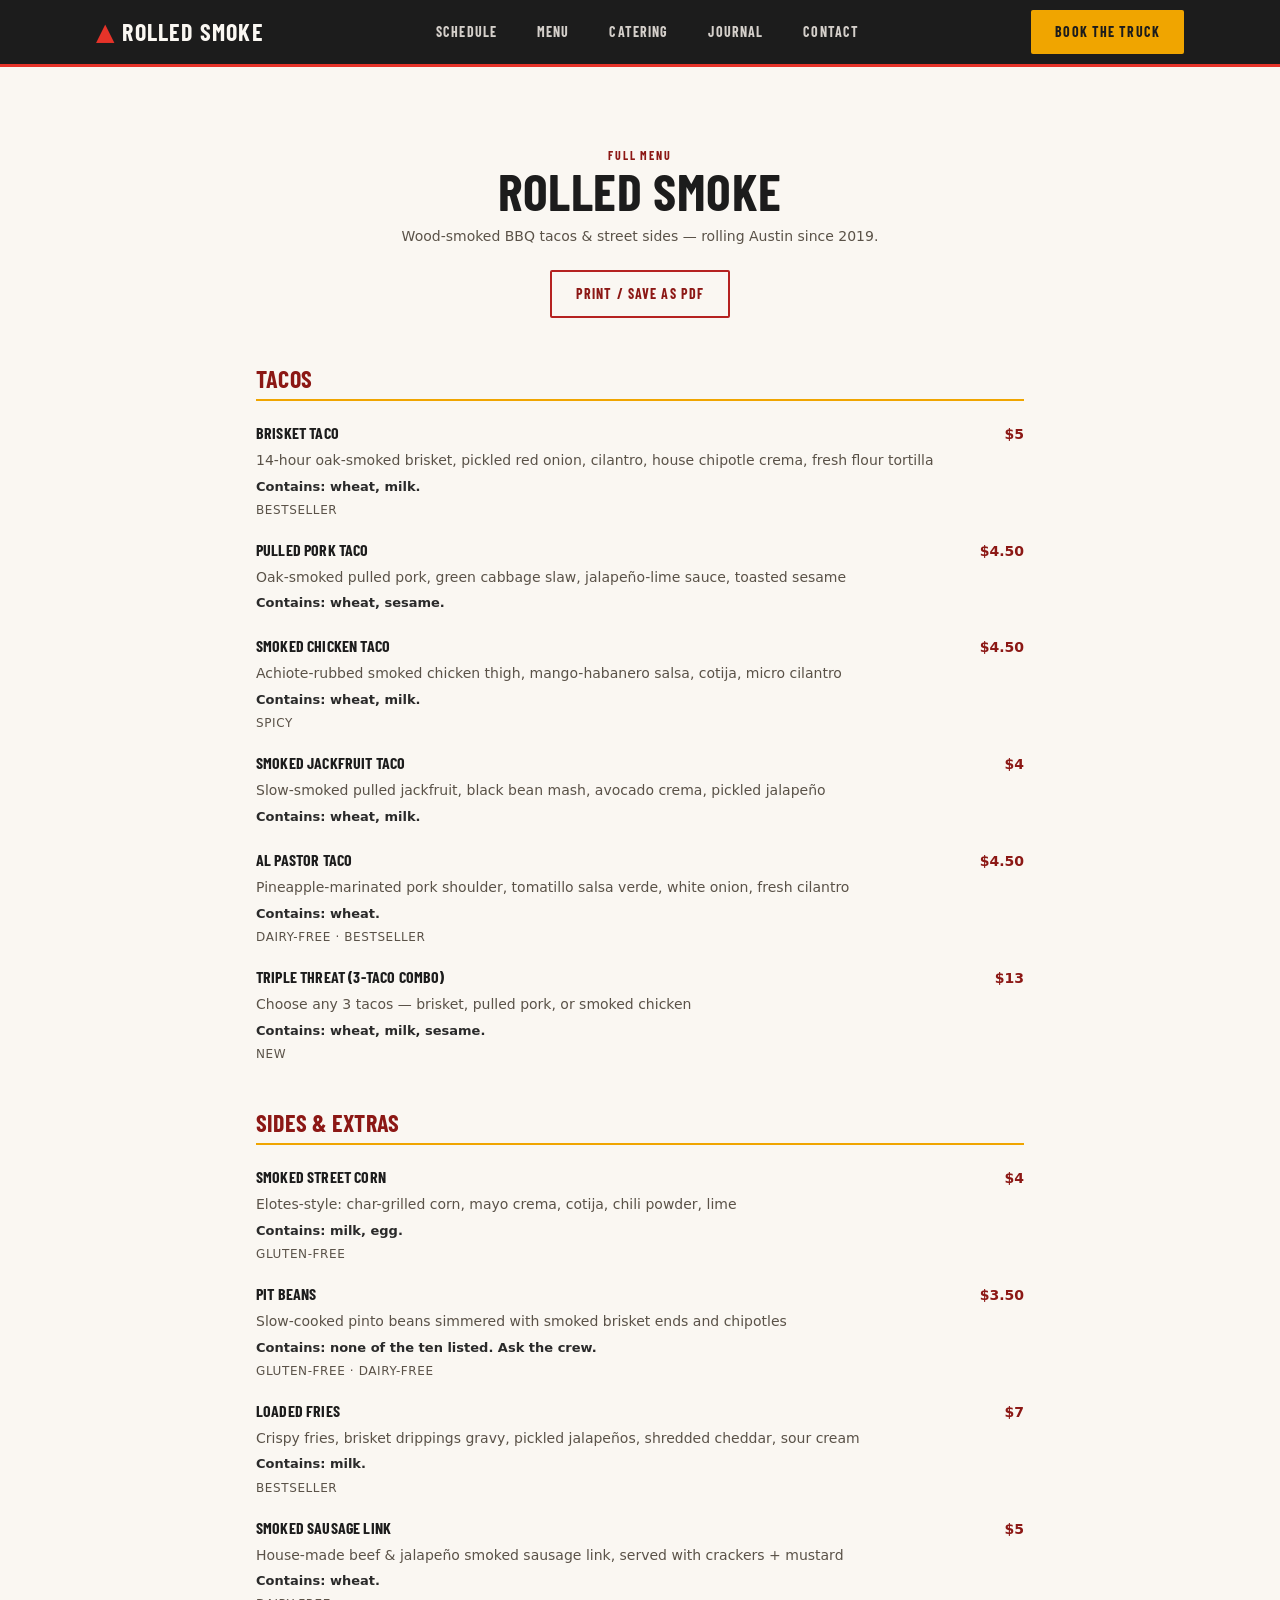
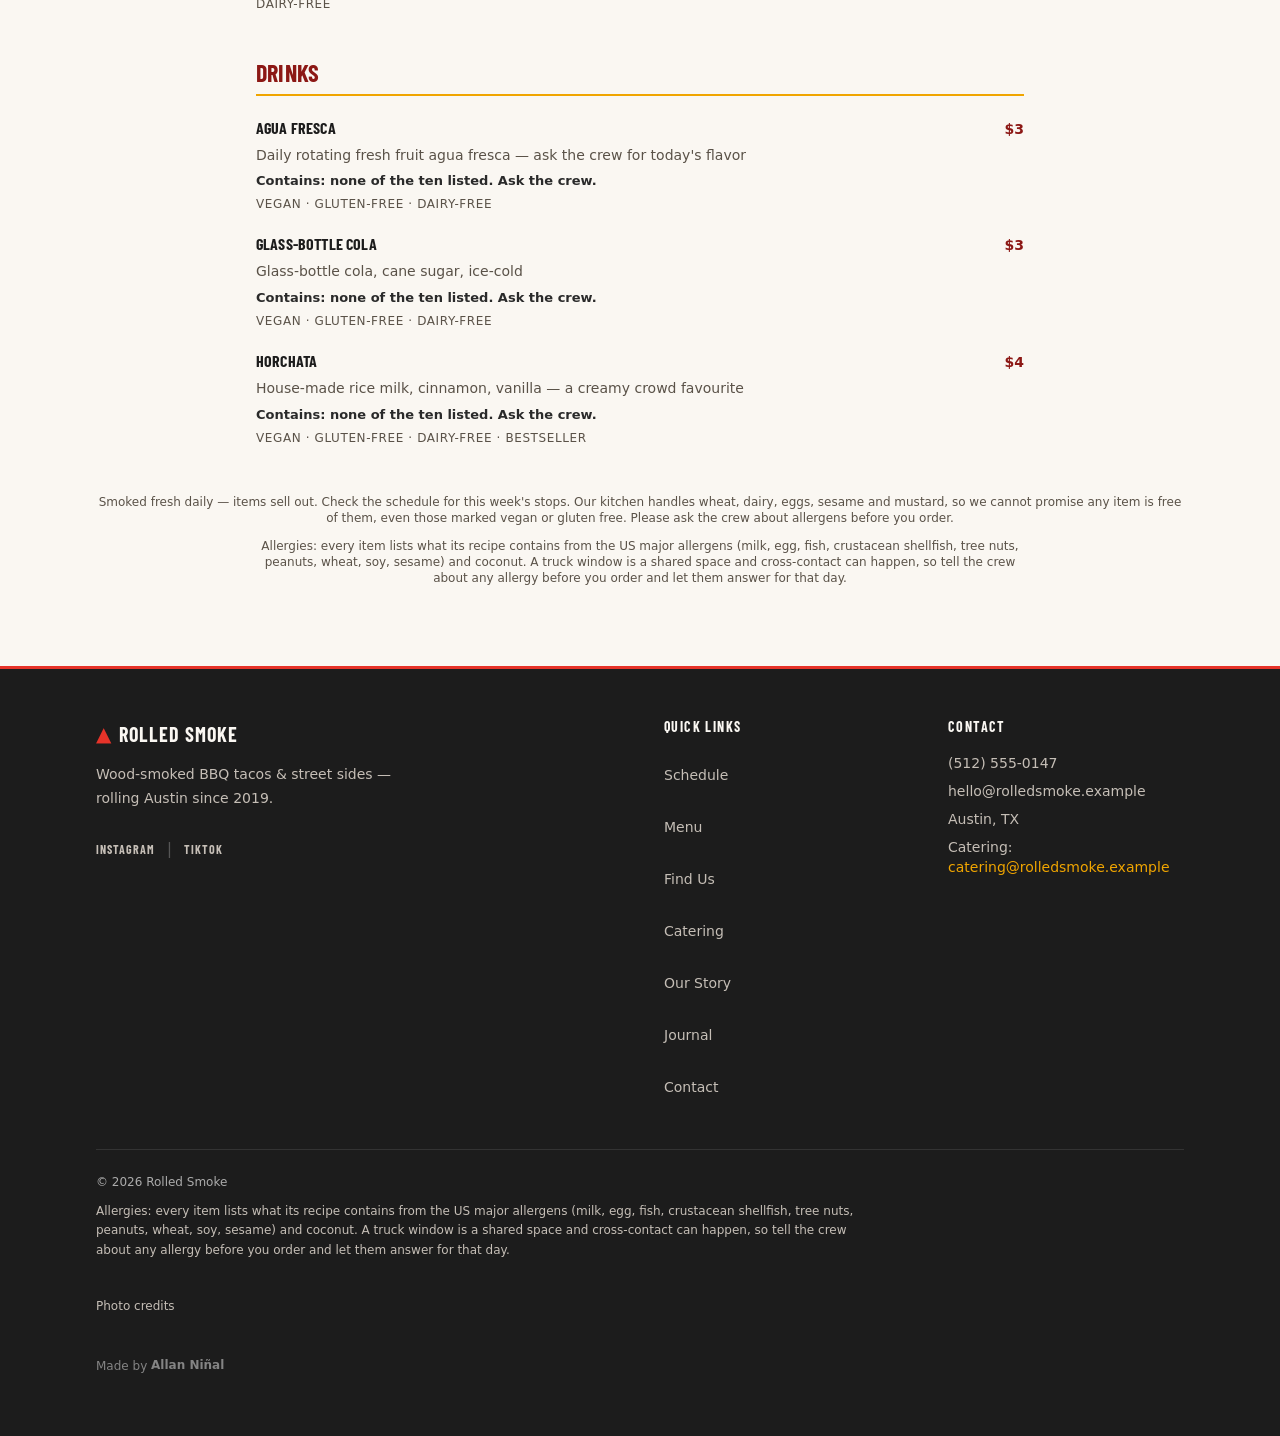
<file: menu/index.html>
<!DOCTYPE html><html lang="en" class="scroll-smooth"> <head><meta charset="utf-8"><meta name="viewport" content="width=device-width, initial-scale=1, viewport-fit=cover"><meta name="theme-color" content="#E63329"><title>Full Menu — Rolled Smoke</title><meta name="description" content="The full menu from Rolled Smoke: slow-smoked brisket and pork tacos, sides and house-made salsas, with prices and what sells out first."><link rel="canonical" href="https://example.com/menu/"><meta name="robots" content="index, follow"><meta name="author" content="Rolled Smoke — BBQ Taco Truck · Austin, TX"><!-- Open Graph --><meta property="og:title" content="Full Menu — Rolled Smoke"><meta property="og:description" content="The full menu from Rolled Smoke: slow-smoked brisket and pork tacos, sides and house-made salsas, with prices and what sells out first."><meta property="og:url" content="https://example.com/menu/"><meta property="og:type" content="website"><meta property="og:site_name" content="Rolled Smoke"><meta property="og:locale" content="en_US"><meta property="og:image" content="https://example.com/og-image.png"><meta property="og:image:type" content="image/png"><meta property="og:image:width" content="1200"><meta property="og:image:height" content="630"><meta property="og:image:alt" content="Rolled Smoke — BBQ Taco Truck · Austin, TX"><!-- Twitter / X --><meta name="twitter:card" content="summary_large_image"><meta name="twitter:site" content="@example"><meta name="twitter:creator" content="@example"><meta name="twitter:title" content="Full Menu — Rolled Smoke"><meta name="twitter:description" content="The full menu from Rolled Smoke: slow-smoked brisket and pork tacos, sides and house-made salsas, with prices and what sells out first."><meta name="twitter:image" content="https://example.com/og-image.png"><link rel="icon" href="../favicon.svg" type="image/svg+xml"><link rel="apple-touch-icon" href="../favicon.svg"><!-- JSON-LD --><script type="application/ld+json">{"@context":"https://schema.org","@type":"FoodEstablishment","name":"Rolled Smoke","description":"Rolled Smoke is a wood-fired BBQ taco truck rolling the streets of Austin, TX. Every taco is built on a fresh flour tortilla with slow-smoked meats, house-made salsas, and zero shortcuts.","url":"https://example.com/","telephone":"(512) 555-0147","email":"hello@rolledsmoke.example","priceRange":"$","servesCuisine":["BBQ","Tacos","Street Food","Tex-Mex"],"image":"https://example.com/og-image.png","address":{"@type":"PostalAddress","addressLocality":"Austin","addressRegion":"TX","addressCountry":"US"},"geo":{"@type":"GeoCoordinates","latitude":30.2672,"longitude":-97.7431},"hasMenu":"https://example.com/#menu","currenciesAccepted":"USD","paymentAccepted":"Cash, Credit Card","amenityFeature":[{"@type":"LocationFeatureSpecification","name":"Food Truck","value":true},{"@type":"LocationFeatureSpecification","name":"Outdoor Dining","value":true},{"@type":"LocationFeatureSpecification","name":"Catering Available","value":true}]}</script><script type="application/ld+json">{"@context":"https://schema.org","@type":"Menu","name":"Rolled Smoke Menu","url":"https://example.com/#menu","hasMenuSection":[{"@type":"MenuSection","name":"Tacos","description":"Wood-smoked BBQ tacos on fresh flour tortillas"},{"@type":"MenuSection","name":"Sides & Extras","description":"Smoked street corn, pit beans, loaded fries, sausage links"},{"@type":"MenuSection","name":"Drinks","description":"Agua fresca, glass-bottle cola, horchata"}]}</script><script type="application/ld+json">{"@context":"https://schema.org","@type":"BreadcrumbList","itemListElement":[{"@type":"ListItem","position":1,"name":"Home","item":"https://example.com/"},{"@type":"ListItem","position":2,"name":"Full Menu","item":"https://example.com/menu/"}]}</script><link rel="stylesheet" href="../assets/index.Bedjbn_8.css">
<style>@media print{header,footer,aside[aria-label],.no-print[data-astro-cid-o5xiawde]{display:none!important}body{background:#fff!important}.print-menu[data-astro-cid-o5xiawde]{padding-top:0!important}}
</style><script type="module">document.getElementById("print-menu")?.addEventListener("click",()=>window.print());
</script></head> <body class="min-h-screen flex flex-col antialiased"> <header style="background-color: #1C1C1C; border-bottom: 3px solid #E63329;" class="sticky top-0 z-50" data-astro-cid-ctg3m53h> <div class="container-x flex items-center justify-between h-16 gap-4" data-astro-cid-ctg3m53h> <!-- Logo --> <a href="../index.html" class="flex items-center gap-2 flex-shrink-0 focus-visible:outline-none focus-visible:ring-2 focus-visible:ring-offset-1" style="color: #FAF7F2; ring-color: var(--color-mustard);" aria-label="Rolled Smoke — home" data-astro-cid-ctg3m53h> <span style="color: var(--color-flame); font-size: 1.5rem;" aria-hidden="true" data-astro-cid-ctg3m53h>&#9650;</span> <span class="font-display text-2xl font-bold uppercase tracking-wider" style="color: #FAF7F2; font-family: 'Barlow Condensed', sans-serif; letter-spacing: 0.05em;" data-astro-cid-ctg3m53h>Rolled Smoke</span> </a> <!-- Desktop nav --> <nav aria-label="Main navigation" class="hidden md:flex items-center gap-6" data-astro-cid-ctg3m53h> <a href="../index.html#schedule" class="text-sm font-bold uppercase tracking-wider transition-colors duration-150 hover:opacity-80 px-2 py-3" style="color: #D4CFCA; background-color: #1C1C1C; font-family: 'Barlow Condensed', sans-serif; letter-spacing: 0.08em;" data-astro-cid-ctg3m53h> Schedule </a><a href="./index.html" class="text-sm font-bold uppercase tracking-wider transition-colors duration-150 hover:opacity-80 px-2 py-3" style="color: #D4CFCA; background-color: #1C1C1C; font-family: 'Barlow Condensed', sans-serif; letter-spacing: 0.08em;" data-astro-cid-ctg3m53h> Menu </a><a href="../index.html#catering" class="text-sm font-bold uppercase tracking-wider transition-colors duration-150 hover:opacity-80 px-2 py-3" style="color: #D4CFCA; background-color: #1C1C1C; font-family: 'Barlow Condensed', sans-serif; letter-spacing: 0.08em;" data-astro-cid-ctg3m53h> Catering </a><a href="../journal/index.html" class="text-sm font-bold uppercase tracking-wider transition-colors duration-150 hover:opacity-80 px-2 py-3" style="color: #D4CFCA; background-color: #1C1C1C; font-family: 'Barlow Condensed', sans-serif; letter-spacing: 0.08em;" data-astro-cid-ctg3m53h> Journal </a><a href="../contact/index.html" class="text-sm font-bold uppercase tracking-wider transition-colors duration-150 hover:opacity-80 px-2 py-3" style="color: #D4CFCA; background-color: #1C1C1C; font-family: 'Barlow Condensed', sans-serif; letter-spacing: 0.08em;" data-astro-cid-ctg3m53h> Contact </a> </nav> <!-- Desktop CTA --> <a href="../index.html#catering" class="btn-mustard text-sm hidden md:inline-flex" style="min-height: 44px; min-width: 44px;" data-astro-cid-ctg3m53h>
Book the Truck
</a> <!-- Phone: menu (no JavaScript) --> <details class="mobile-menu md:hidden" data-astro-cid-ctg3m53h> <summary aria-label="Menu" data-astro-cid-ctg3m53h>Menu</summary> <nav aria-label="Mobile navigation" data-astro-cid-ctg3m53h> <a href="../index.html#schedule" data-astro-cid-ctg3m53h>Schedule</a><a href="./index.html" data-astro-cid-ctg3m53h>Menu</a><a href="../index.html#catering" data-astro-cid-ctg3m53h>Catering</a><a href="../journal/index.html" data-astro-cid-ctg3m53h>Journal</a><a href="../contact/index.html" data-astro-cid-ctg3m53h>Contact</a> <a href="../index.html#catering" class="mobile-menu__cta" data-astro-cid-ctg3m53h>Book the Truck</a> </nav> </details> </div> </header>  <main class="flex-1" id="main-content">  <section class="container-x py-16 sm:py-20 print-menu" aria-labelledby="menu-page-heading" data-astro-cid-o5xiawde> <div class="mb-12 text-center" data-astro-cid-o5xiawde> <p class="section-eyebrow" data-astro-cid-o5xiawde>Full Menu</p> <h1 id="menu-page-heading" class="font-display font-bold uppercase" style="font-size: clamp(2rem, 5vw, 3.25rem); color: var(--color-text);" data-astro-cid-o5xiawde>Rolled Smoke</h1> <p class="mt-2 text-sm" style="color: var(--color-text-muted);" data-astro-cid-o5xiawde>Wood-smoked BBQ tacos &amp; street sides — rolling Austin since 2019.</p> <button id="print-menu" class="mt-6 no-print btn-ghost text-sm" type="button" data-astro-cid-o5xiawde>Print / Save as PDF</button> </div> <div class="max-w-3xl mx-auto grid gap-12" data-astro-cid-o5xiawde> <section aria-labelledby="menu-tacos" data-astro-cid-o5xiawde> <h2 id="menu-tacos" class="font-display font-bold uppercase" style="font-size: 1.5rem; color: var(--color-flame-text); border-bottom: 2px solid var(--color-mustard); padding-bottom: 0.5rem; margin-bottom: 1.25rem;" data-astro-cid-o5xiawde>Tacos</h2> <ul class="grid gap-5 list-none p-0 m-0" role="list" data-astro-cid-o5xiawde> <li data-astro-cid-o5xiawde> <div class="flex items-baseline justify-between gap-4" data-astro-cid-o5xiawde> <h3 class="font-semibold text-base" style="color: var(--color-text);" data-astro-cid-o5xiawde>Brisket Taco</h3> <span class="font-bold tabular-nums shrink-0 text-sm" style="color: var(--color-flame-text);" data-astro-cid-o5xiawde>$5</span> </div> <p class="text-sm mt-1 leading-relaxed" style="color: var(--color-text-muted);" data-astro-cid-o5xiawde>14-hour oak-smoked brisket, pickled red onion, cilantro, house chipotle crema, fresh flour tortilla</p> <p class="contains mt-1" data-contains data-astro-cid-o5xiawde>Contains: wheat, milk.</p> <p class="text-xs mt-1 uppercase tracking-wider" style="color: var(--color-text-muted);" data-astro-cid-o5xiawde>bestseller</p> </li><li data-astro-cid-o5xiawde> <div class="flex items-baseline justify-between gap-4" data-astro-cid-o5xiawde> <h3 class="font-semibold text-base" style="color: var(--color-text);" data-astro-cid-o5xiawde>Pulled Pork Taco</h3> <span class="font-bold tabular-nums shrink-0 text-sm" style="color: var(--color-flame-text);" data-astro-cid-o5xiawde>$4.50</span> </div> <p class="text-sm mt-1 leading-relaxed" style="color: var(--color-text-muted);" data-astro-cid-o5xiawde>Oak-smoked pulled pork, green cabbage slaw, jalapeño-lime sauce, toasted sesame</p> <p class="contains mt-1" data-contains data-astro-cid-o5xiawde>Contains: wheat, sesame.</p>  </li><li data-astro-cid-o5xiawde> <div class="flex items-baseline justify-between gap-4" data-astro-cid-o5xiawde> <h3 class="font-semibold text-base" style="color: var(--color-text);" data-astro-cid-o5xiawde>Smoked Chicken Taco</h3> <span class="font-bold tabular-nums shrink-0 text-sm" style="color: var(--color-flame-text);" data-astro-cid-o5xiawde>$4.50</span> </div> <p class="text-sm mt-1 leading-relaxed" style="color: var(--color-text-muted);" data-astro-cid-o5xiawde>Achiote-rubbed smoked chicken thigh, mango-habanero salsa, cotija, micro cilantro</p> <p class="contains mt-1" data-contains data-astro-cid-o5xiawde>Contains: wheat, milk.</p> <p class="text-xs mt-1 uppercase tracking-wider" style="color: var(--color-text-muted);" data-astro-cid-o5xiawde>spicy</p> </li><li data-astro-cid-o5xiawde> <div class="flex items-baseline justify-between gap-4" data-astro-cid-o5xiawde> <h3 class="font-semibold text-base" style="color: var(--color-text);" data-astro-cid-o5xiawde>Smoked Jackfruit Taco</h3> <span class="font-bold tabular-nums shrink-0 text-sm" style="color: var(--color-flame-text);" data-astro-cid-o5xiawde>$4</span> </div> <p class="text-sm mt-1 leading-relaxed" style="color: var(--color-text-muted);" data-astro-cid-o5xiawde>Slow-smoked pulled jackfruit, black bean mash, avocado crema, pickled jalapeño</p> <p class="contains mt-1" data-contains data-astro-cid-o5xiawde>Contains: wheat, milk.</p>  </li><li data-astro-cid-o5xiawde> <div class="flex items-baseline justify-between gap-4" data-astro-cid-o5xiawde> <h3 class="font-semibold text-base" style="color: var(--color-text);" data-astro-cid-o5xiawde>Al Pastor Taco</h3> <span class="font-bold tabular-nums shrink-0 text-sm" style="color: var(--color-flame-text);" data-astro-cid-o5xiawde>$4.50</span> </div> <p class="text-sm mt-1 leading-relaxed" style="color: var(--color-text-muted);" data-astro-cid-o5xiawde>Pineapple-marinated pork shoulder, tomatillo salsa verde, white onion, fresh cilantro</p> <p class="contains mt-1" data-contains data-astro-cid-o5xiawde>Contains: wheat.</p> <p class="text-xs mt-1 uppercase tracking-wider" style="color: var(--color-text-muted);" data-astro-cid-o5xiawde>dairy-free · bestseller</p> </li><li data-astro-cid-o5xiawde> <div class="flex items-baseline justify-between gap-4" data-astro-cid-o5xiawde> <h3 class="font-semibold text-base" style="color: var(--color-text);" data-astro-cid-o5xiawde>Triple Threat (3-Taco Combo)</h3> <span class="font-bold tabular-nums shrink-0 text-sm" style="color: var(--color-flame-text);" data-astro-cid-o5xiawde>$13</span> </div> <p class="text-sm mt-1 leading-relaxed" style="color: var(--color-text-muted);" data-astro-cid-o5xiawde>Choose any 3 tacos — brisket, pulled pork, or smoked chicken</p> <p class="contains mt-1" data-contains data-astro-cid-o5xiawde>Contains: wheat, milk, sesame.</p> <p class="text-xs mt-1 uppercase tracking-wider" style="color: var(--color-text-muted);" data-astro-cid-o5xiawde>new</p> </li> </ul> </section><section aria-labelledby="menu-sides" data-astro-cid-o5xiawde> <h2 id="menu-sides" class="font-display font-bold uppercase" style="font-size: 1.5rem; color: var(--color-flame-text); border-bottom: 2px solid var(--color-mustard); padding-bottom: 0.5rem; margin-bottom: 1.25rem;" data-astro-cid-o5xiawde>Sides &amp; Extras</h2> <ul class="grid gap-5 list-none p-0 m-0" role="list" data-astro-cid-o5xiawde> <li data-astro-cid-o5xiawde> <div class="flex items-baseline justify-between gap-4" data-astro-cid-o5xiawde> <h3 class="font-semibold text-base" style="color: var(--color-text);" data-astro-cid-o5xiawde>Smoked Street Corn</h3> <span class="font-bold tabular-nums shrink-0 text-sm" style="color: var(--color-flame-text);" data-astro-cid-o5xiawde>$4</span> </div> <p class="text-sm mt-1 leading-relaxed" style="color: var(--color-text-muted);" data-astro-cid-o5xiawde>Elotes-style: char-grilled corn, mayo crema, cotija, chili powder, lime</p> <p class="contains mt-1" data-contains data-astro-cid-o5xiawde>Contains: milk, egg.</p> <p class="text-xs mt-1 uppercase tracking-wider" style="color: var(--color-text-muted);" data-astro-cid-o5xiawde>gluten-free</p> </li><li data-astro-cid-o5xiawde> <div class="flex items-baseline justify-between gap-4" data-astro-cid-o5xiawde> <h3 class="font-semibold text-base" style="color: var(--color-text);" data-astro-cid-o5xiawde>Pit Beans</h3> <span class="font-bold tabular-nums shrink-0 text-sm" style="color: var(--color-flame-text);" data-astro-cid-o5xiawde>$3.50</span> </div> <p class="text-sm mt-1 leading-relaxed" style="color: var(--color-text-muted);" data-astro-cid-o5xiawde>Slow-cooked pinto beans simmered with smoked brisket ends and chipotles</p> <p class="contains mt-1" data-contains data-astro-cid-o5xiawde>Contains: none of the ten listed. Ask the crew.</p> <p class="text-xs mt-1 uppercase tracking-wider" style="color: var(--color-text-muted);" data-astro-cid-o5xiawde>gluten-free · dairy-free</p> </li><li data-astro-cid-o5xiawde> <div class="flex items-baseline justify-between gap-4" data-astro-cid-o5xiawde> <h3 class="font-semibold text-base" style="color: var(--color-text);" data-astro-cid-o5xiawde>Loaded Fries</h3> <span class="font-bold tabular-nums shrink-0 text-sm" style="color: var(--color-flame-text);" data-astro-cid-o5xiawde>$7</span> </div> <p class="text-sm mt-1 leading-relaxed" style="color: var(--color-text-muted);" data-astro-cid-o5xiawde>Crispy fries, brisket drippings gravy, pickled jalapeños, shredded cheddar, sour cream</p> <p class="contains mt-1" data-contains data-astro-cid-o5xiawde>Contains: milk.</p> <p class="text-xs mt-1 uppercase tracking-wider" style="color: var(--color-text-muted);" data-astro-cid-o5xiawde>bestseller</p> </li><li data-astro-cid-o5xiawde> <div class="flex items-baseline justify-between gap-4" data-astro-cid-o5xiawde> <h3 class="font-semibold text-base" style="color: var(--color-text);" data-astro-cid-o5xiawde>Smoked Sausage Link</h3> <span class="font-bold tabular-nums shrink-0 text-sm" style="color: var(--color-flame-text);" data-astro-cid-o5xiawde>$5</span> </div> <p class="text-sm mt-1 leading-relaxed" style="color: var(--color-text-muted);" data-astro-cid-o5xiawde>House-made beef &amp; jalapeño smoked sausage link, served with crackers + mustard</p> <p class="contains mt-1" data-contains data-astro-cid-o5xiawde>Contains: wheat.</p> <p class="text-xs mt-1 uppercase tracking-wider" style="color: var(--color-text-muted);" data-astro-cid-o5xiawde>dairy-free</p> </li> </ul> </section><section aria-labelledby="menu-drinks" data-astro-cid-o5xiawde> <h2 id="menu-drinks" class="font-display font-bold uppercase" style="font-size: 1.5rem; color: var(--color-flame-text); border-bottom: 2px solid var(--color-mustard); padding-bottom: 0.5rem; margin-bottom: 1.25rem;" data-astro-cid-o5xiawde>Drinks</h2> <ul class="grid gap-5 list-none p-0 m-0" role="list" data-astro-cid-o5xiawde> <li data-astro-cid-o5xiawde> <div class="flex items-baseline justify-between gap-4" data-astro-cid-o5xiawde> <h3 class="font-semibold text-base" style="color: var(--color-text);" data-astro-cid-o5xiawde>Agua Fresca</h3> <span class="font-bold tabular-nums shrink-0 text-sm" style="color: var(--color-flame-text);" data-astro-cid-o5xiawde>$3</span> </div> <p class="text-sm mt-1 leading-relaxed" style="color: var(--color-text-muted);" data-astro-cid-o5xiawde>Daily rotating fresh fruit agua fresca — ask the crew for today&#39;s flavor</p> <p class="contains mt-1" data-contains data-astro-cid-o5xiawde>Contains: none of the ten listed. Ask the crew.</p> <p class="text-xs mt-1 uppercase tracking-wider" style="color: var(--color-text-muted);" data-astro-cid-o5xiawde>vegan · gluten-free · dairy-free</p> </li><li data-astro-cid-o5xiawde> <div class="flex items-baseline justify-between gap-4" data-astro-cid-o5xiawde> <h3 class="font-semibold text-base" style="color: var(--color-text);" data-astro-cid-o5xiawde>Glass-Bottle Cola</h3> <span class="font-bold tabular-nums shrink-0 text-sm" style="color: var(--color-flame-text);" data-astro-cid-o5xiawde>$3</span> </div> <p class="text-sm mt-1 leading-relaxed" style="color: var(--color-text-muted);" data-astro-cid-o5xiawde>Glass-bottle cola, cane sugar, ice-cold</p> <p class="contains mt-1" data-contains data-astro-cid-o5xiawde>Contains: none of the ten listed. Ask the crew.</p> <p class="text-xs mt-1 uppercase tracking-wider" style="color: var(--color-text-muted);" data-astro-cid-o5xiawde>vegan · gluten-free · dairy-free</p> </li><li data-astro-cid-o5xiawde> <div class="flex items-baseline justify-between gap-4" data-astro-cid-o5xiawde> <h3 class="font-semibold text-base" style="color: var(--color-text);" data-astro-cid-o5xiawde>Horchata</h3> <span class="font-bold tabular-nums shrink-0 text-sm" style="color: var(--color-flame-text);" data-astro-cid-o5xiawde>$4</span> </div> <p class="text-sm mt-1 leading-relaxed" style="color: var(--color-text-muted);" data-astro-cid-o5xiawde>House-made rice milk, cinnamon, vanilla — a creamy crowd favourite</p> <p class="contains mt-1" data-contains data-astro-cid-o5xiawde>Contains: none of the ten listed. Ask the crew.</p> <p class="text-xs mt-1 uppercase tracking-wider" style="color: var(--color-text-muted);" data-astro-cid-o5xiawde>vegan · gluten-free · dairy-free · bestseller</p> </li> </ul> </section> </div> <p class="text-center text-xs mt-12" style="color: var(--color-text-muted);" data-astro-cid-o5xiawde>
Smoked fresh daily — items sell out. Check the schedule for this week's stops. Our kitchen handles wheat, dairy, eggs, sesame and mustard, so we cannot promise any item is free of them, even those marked vegan or gluten free. Please ask the crew about allergens before you order. </p> <p class="text-center text-xs mt-3 max-w-3xl mx-auto" style="color: var(--color-text-muted);" data-allergy-notice data-astro-cid-o5xiawde>Allergies: every item lists what its recipe contains from the US major allergens (milk, egg, fish, crustacean shellfish, tree nuts, peanuts, wheat, soy, sesame) and coconut. A truck window is a shared space and cross-contact can happen, so tell the crew about any allergy before you order and let them answer for that day.</p> </section>  </main> <footer style="background-color: #1C1C1C; border-top: 3px solid #E63329;" role="contentinfo" data-astro-cid-gcn2mc3v> <div class="container-x py-12" style="background-color: #1C1C1C;" data-astro-cid-gcn2mc3v> <div class="grid grid-cols-1 sm:grid-cols-2 lg:grid-cols-4 gap-8 lg:gap-12" data-astro-cid-gcn2mc3v> <!-- Brand column --> <div class="lg:col-span-2" style="background-color: #1C1C1C;" data-astro-cid-gcn2mc3v> <a href="../index.html" class="inline-flex items-center gap-2 focus-visible:outline-none focus-visible:ring-2" style="color: #FAF7F2; ring-color: #F0A500; background-color: #1C1C1C;" aria-label="Rolled Smoke home" data-astro-cid-gcn2mc3v> <span style="color: #E63329; font-size: 1.25rem;" aria-hidden="true" data-astro-cid-gcn2mc3v>&#9650;</span> <span class="font-display font-bold text-xl uppercase tracking-wider" style="color: #FAF7F2; font-family: 'Barlow Condensed', sans-serif; background-color: #1C1C1C;" data-astro-cid-gcn2mc3v>Rolled Smoke</span> </a> <p class="mt-3 text-sm max-w-xs" style="color: #C5BEB6; background-color: #1C1C1C; line-height: 1.7;" data-astro-cid-gcn2mc3v> Wood-smoked BBQ tacos &amp; street sides — rolling Austin since 2019. </p> <div class="mt-4 flex items-center gap-3" style="background-color: #1C1C1C;" data-astro-cid-gcn2mc3v> <a href="https://instagram.com" target="_blank" rel="noopener noreferrer" class="text-xs font-bold uppercase tracking-wider hover:opacity-80 transition-opacity" style="color: #C5BEB6; background-color: #1C1C1C; min-height: 44px; display: inline-flex; align-items: center; font-family: 'Barlow Condensed', sans-serif; letter-spacing: 0.08em;" data-astro-cid-gcn2mc3v>Instagram</a> <span style="color: #555;" aria-hidden="true" data-astro-cid-gcn2mc3v>|</span> <a href="https://tiktok.com" target="_blank" rel="noopener noreferrer" class="text-xs font-bold uppercase tracking-wider hover:opacity-80 transition-opacity" style="color: #C5BEB6; background-color: #1C1C1C; min-height: 44px; display: inline-flex; align-items: center; font-family: 'Barlow Condensed', sans-serif; letter-spacing: 0.08em;" data-astro-cid-gcn2mc3v>TikTok</a> </div> </div> <!-- Quick links --> <div style="background-color: #1C1C1C;" data-astro-cid-gcn2mc3v> <p class="font-display font-bold text-sm uppercase tracking-widest mb-4" style="color: #FAF7F2; background-color: #1C1C1C; font-family: 'Barlow Condensed', sans-serif; letter-spacing: 0.1em;" data-astro-cid-gcn2mc3v>Quick Links</p> <nav aria-label="Footer navigation" data-astro-cid-gcn2mc3v> <ul class="space-y-2" data-astro-cid-gcn2mc3v> <li style="background-color: #1C1C1C;" data-astro-cid-gcn2mc3v> <a href="../index.html#schedule" class="text-sm hover:opacity-80 transition-opacity block py-1" style="color: #C5BEB6; background-color: #1C1C1C; min-height: 44px; display: flex; align-items: center;" data-astro-cid-gcn2mc3v>Schedule</a> </li><li style="background-color: #1C1C1C;" data-astro-cid-gcn2mc3v> <a href="./index.html" class="text-sm hover:opacity-80 transition-opacity block py-1" style="color: #C5BEB6; background-color: #1C1C1C; min-height: 44px; display: flex; align-items: center;" data-astro-cid-gcn2mc3v>Menu</a> </li><li style="background-color: #1C1C1C;" data-astro-cid-gcn2mc3v> <a href="../index.html#find-us" class="text-sm hover:opacity-80 transition-opacity block py-1" style="color: #C5BEB6; background-color: #1C1C1C; min-height: 44px; display: flex; align-items: center;" data-astro-cid-gcn2mc3v>Find Us</a> </li><li style="background-color: #1C1C1C;" data-astro-cid-gcn2mc3v> <a href="../index.html#catering" class="text-sm hover:opacity-80 transition-opacity block py-1" style="color: #C5BEB6; background-color: #1C1C1C; min-height: 44px; display: flex; align-items: center;" data-astro-cid-gcn2mc3v>Catering</a> </li><li style="background-color: #1C1C1C;" data-astro-cid-gcn2mc3v> <a href="../index.html#story" class="text-sm hover:opacity-80 transition-opacity block py-1" style="color: #C5BEB6; background-color: #1C1C1C; min-height: 44px; display: flex; align-items: center;" data-astro-cid-gcn2mc3v>Our Story</a> </li><li style="background-color: #1C1C1C;" data-astro-cid-gcn2mc3v> <a href="../journal/index.html" class="text-sm hover:opacity-80 transition-opacity block py-1" style="color: #C5BEB6; background-color: #1C1C1C; min-height: 44px; display: flex; align-items: center;" data-astro-cid-gcn2mc3v>Journal</a> </li><li style="background-color: #1C1C1C;" data-astro-cid-gcn2mc3v> <a href="../contact/index.html" class="text-sm hover:opacity-80 transition-opacity block py-1" style="color: #C5BEB6; background-color: #1C1C1C; min-height: 44px; display: flex; align-items: center;" data-astro-cid-gcn2mc3v>Contact</a> </li> </ul> </nav> </div> <!-- Contact column --> <div style="background-color: #1C1C1C;" data-astro-cid-gcn2mc3v> <p class="font-display font-bold text-sm uppercase tracking-widest mb-4" style="color: #FAF7F2; background-color: #1C1C1C; font-family: 'Barlow Condensed', sans-serif; letter-spacing: 0.1em;" data-astro-cid-gcn2mc3v>Contact</p> <address class="not-italic space-y-2" style="background-color: #1C1C1C;" data-astro-cid-gcn2mc3v> <p class="text-sm" style="color: #C5BEB6; background-color: #1C1C1C;" data-astro-cid-gcn2mc3v> <a href="tel:(512) 555-0147" class="hover:opacity-80 transition-opacity" style="color: #C5BEB6; background-color: #1C1C1C;" data-astro-cid-gcn2mc3v>(512) 555-0147</a> </p> <p class="text-sm" style="color: #C5BEB6; background-color: #1C1C1C;" data-astro-cid-gcn2mc3v> <a href="mailto:hello@rolledsmoke.example" class="hover:opacity-80 transition-opacity" style="color: #C5BEB6; background-color: #1C1C1C;" data-astro-cid-gcn2mc3v>hello@rolledsmoke.example</a> </p> <p class="text-sm" style="color: #C5BEB6; background-color: #1C1C1C;" data-astro-cid-gcn2mc3v>Austin, TX</p> <p class="text-sm" style="color: #C5BEB6; background-color: #1C1C1C;" data-astro-cid-gcn2mc3v>
Catering: <a href="mailto:catering@rolledsmoke.example" class="hover:opacity-80 transition-opacity" style="color: #F0A500; background-color: #1C1C1C;" data-astro-cid-gcn2mc3v>catering@rolledsmoke.example</a> </p> </address> </div> </div> <!-- Bottom bar --> <div class="mt-10 pt-6 border-t" style="border-color: #333; background-color: #1C1C1C;" data-astro-cid-gcn2mc3v> <p class="text-xs" style="color: #ACACAC; background-color: #1C1C1C;" data-astro-cid-gcn2mc3v>
&copy; 2026 Rolled Smoke </p> <p class="mt-3 text-xs max-w-3xl" style="color: #C5BEB6; background-color: #1C1C1C; line-height: 1.6;" data-allergy-notice data-astro-cid-gcn2mc3v>Allergies: every item lists what its recipe contains from the US major allergens (milk, egg, fish, crustacean shellfish, tree nuts, peanuts, wheat, soy, sesame) and coconut. A truck window is a shared space and cross-contact can happen, so tell the crew about any allergy before you order and let them answer for that day.</p> </div> <!-- Photo credits. Required while you use the demo photos (Unsplash asks for
         the photographer and a link). Delete this whole <details> block once you
         have replaced the photos with your own. --> <details class="mt-6 text-xs" style="color: #C5BEB6; background-color: #1C1C1C;" data-photo-credits data-astro-cid-gcn2mc3v> <summary style="cursor: pointer; min-height: 44px; display: flex; align-items: center;" data-astro-cid-gcn2mc3v>Photo credits</summary> <p class="mt-2" data-astro-cid-gcn2mc3v>
Demo photographs from <a href="https://unsplash.com/?utm_source=allanninal_dev&utm_medium=referral" style="color: #FAF7F2; text-decoration: underline;" data-astro-cid-gcn2mc3v>Unsplash</a>. Replace them, and these credits, with your own before launch.
</p> <ul class="mt-2 space-y-1" data-astro-cid-gcn2mc3v> <li data-astro-cid-gcn2mc3v>Food truck hero: Photo by <a href="https://unsplash.com/@philippcamera?utm_source=allanninal_dev&utm_medium=referral" style="color: #FAF7F2; text-decoration: underline;" data-astro-cid-gcn2mc3v>Philipp Kämmerer</a> on <a href="https://unsplash.com/photos/Xm8XD2b9AUs?utm_source=allanninal_dev&utm_medium=referral" style="color: #FAF7F2; text-decoration: underline;" data-astro-cid-gcn2mc3v>Unsplash</a></li><li data-astro-cid-gcn2mc3v>Brisket tacos: Photo by <a href="https://unsplash.com/@frankielopez?utm_source=allanninal_dev&utm_medium=referral" style="color: #FAF7F2; text-decoration: underline;" data-astro-cid-gcn2mc3v>Frankie Lopez</a> on <a href="https://unsplash.com/photos/_j4S4V2C8ew?utm_source=allanninal_dev&utm_medium=referral" style="color: #FAF7F2; text-decoration: underline;" data-astro-cid-gcn2mc3v>Unsplash</a></li><li data-astro-cid-gcn2mc3v>A vintage grey food truck on a city street: Photo by <a href="https://unsplash.com/@micheile?utm_source=allanninal_dev&utm_medium=referral" style="color: #FAF7F2; text-decoration: underline;" data-astro-cid-gcn2mc3v>micheile henderson</a> on <a href="https://unsplash.com/photos/white-vehicle-ZdJCsyh9RMQ?utm_source=allanninal_dev&utm_medium=referral" style="color: #FAF7F2; text-decoration: underline;" data-astro-cid-gcn2mc3v>Unsplash</a></li><li data-astro-cid-gcn2mc3v>Ribs in the smoker: Photo by <a href="https://unsplash.com/@trytoscareme?utm_source=allanninal_dev&utm_medium=referral" style="color: #FAF7F2; text-decoration: underline;" data-astro-cid-gcn2mc3v>Brian Wegman 🎃</a> on <a href="https://unsplash.com/photos/QtLYiB6P-KM?utm_source=allanninal_dev&utm_medium=referral" style="color: #FAF7F2; text-decoration: underline;" data-astro-cid-gcn2mc3v>Unsplash</a></li><li data-astro-cid-gcn2mc3v>Loaded fries: Photo by <a href="https://unsplash.com/@brookelark?utm_source=allanninal_dev&utm_medium=referral" style="color: #FAF7F2; text-decoration: underline;" data-astro-cid-gcn2mc3v>Brooke Lark</a> on <a href="https://unsplash.com/photos/R18ecx07b3c?utm_source=allanninal_dev&utm_medium=referral" style="color: #FAF7F2; text-decoration: underline;" data-astro-cid-gcn2mc3v>Unsplash</a></li><li data-astro-cid-gcn2mc3v>Smoked street corn: Photo by <a href="https://unsplash.com/@joshsoliz_?utm_source=allanninal_dev&utm_medium=referral" style="color: #FAF7F2; text-decoration: underline;" data-astro-cid-gcn2mc3v>Joshua Soliz</a> on <a href="https://unsplash.com/photos/afdIRfiLXr8?utm_source=allanninal_dev&utm_medium=referral" style="color: #FAF7F2; text-decoration: underline;" data-astro-cid-gcn2mc3v>Unsplash</a></li><li data-astro-cid-gcn2mc3v>A crowd at an outdoor food market: Photo by <a href="https://unsplash.com/@cranky_bear?utm_source=allanninal_dev&utm_medium=referral" style="color: #FAF7F2; text-decoration: underline;" data-astro-cid-gcn2mc3v>Barnaby Woodrow</a> on <a href="https://unsplash.com/photos/crowd-of-people-gathered-outdoors-near-food-stalls-YmU5nP3UTgo?utm_source=allanninal_dev&utm_medium=referral" style="color: #FAF7F2; text-decoration: underline;" data-astro-cid-gcn2mc3v>Unsplash</a></li> </ul> </details>  <p class="maker-credit" data-maker-credit="1" data-astro-cid-gcn2mc3v>Made by <a style="display: inline-flex; align-items: center; min-height: 44px;" href="https://www.linkedin.com/in/allanninal/" data-maker-credit="1" target="_blank" rel="noopener noreferrer" data-astro-cid-gcn2mc3v>Allan Ni&ntilde;al</a></p> </div> </footer>   </body></html>
</file>
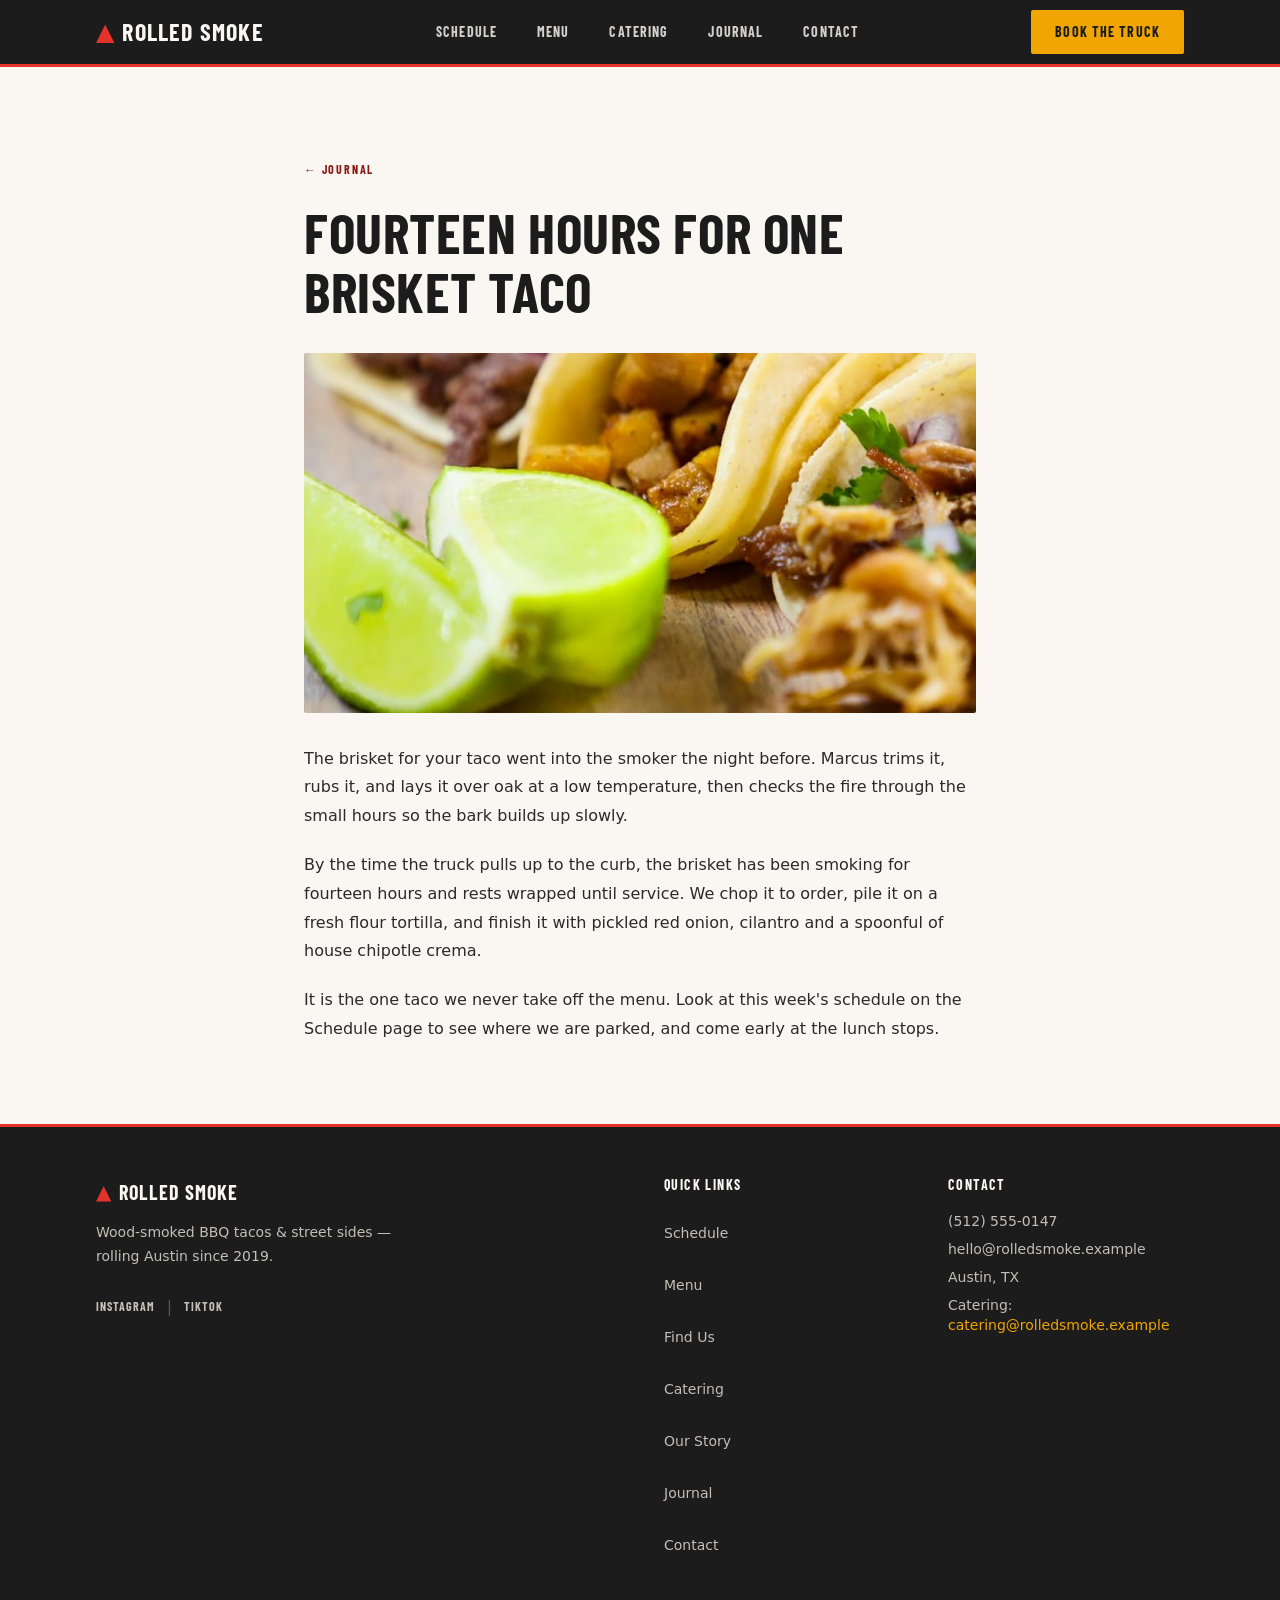
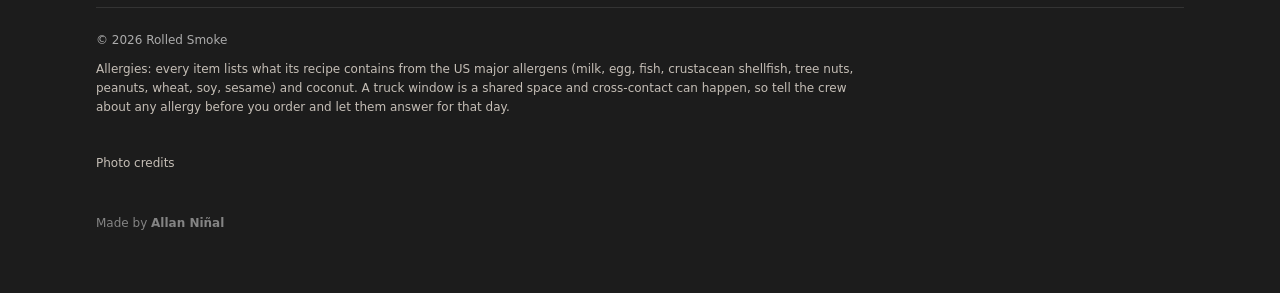
<file: journal/fourteen-hours-for-one-brisket-taco/index.html>
<!DOCTYPE html><html lang="en" class="scroll-smooth"> <head><meta charset="utf-8"><meta name="viewport" content="width=device-width, initial-scale=1, viewport-fit=cover"><meta name="theme-color" content="#E63329"><title>Fourteen hours for one brisket taco — Rolled Smoke</title><meta name="description" content="The Brisket Taco is our bestseller, and almost all of its work happens while you are asleep."><link rel="canonical" href="https://example.com/journal/fourteen-hours-for-one-brisket-taco/"><meta name="robots" content="index, follow"><meta name="author" content="Rolled Smoke — BBQ Taco Truck · Austin, TX"><!-- Open Graph --><meta property="og:title" content="Fourteen hours for one brisket taco — Rolled Smoke"><meta property="og:description" content="The Brisket Taco is our bestseller, and almost all of its work happens while you are asleep."><meta property="og:url" content="https://example.com/journal/fourteen-hours-for-one-brisket-taco/"><meta property="og:type" content="website"><meta property="og:site_name" content="Rolled Smoke"><meta property="og:locale" content="en_US"><meta property="og:image" content="https://example.com/og-image.png"><meta property="og:image:type" content="image/png"><meta property="og:image:width" content="1200"><meta property="og:image:height" content="630"><meta property="og:image:alt" content="Rolled Smoke — BBQ Taco Truck · Austin, TX"><!-- Twitter / X --><meta name="twitter:card" content="summary_large_image"><meta name="twitter:site" content="@example"><meta name="twitter:creator" content="@example"><meta name="twitter:title" content="Fourteen hours for one brisket taco — Rolled Smoke"><meta name="twitter:description" content="The Brisket Taco is our bestseller, and almost all of its work happens while you are asleep."><meta name="twitter:image" content="https://example.com/og-image.png"><link rel="icon" href="../../favicon.svg" type="image/svg+xml"><link rel="apple-touch-icon" href="../../favicon.svg"><!-- JSON-LD --><script type="application/ld+json">{"@context":"https://schema.org","@type":"FoodEstablishment","name":"Rolled Smoke","description":"Rolled Smoke is a wood-fired BBQ taco truck rolling the streets of Austin, TX. Every taco is built on a fresh flour tortilla with slow-smoked meats, house-made salsas, and zero shortcuts.","url":"https://example.com/","telephone":"(512) 555-0147","email":"hello@rolledsmoke.example","priceRange":"$","servesCuisine":["BBQ","Tacos","Street Food","Tex-Mex"],"image":"https://example.com/og-image.png","address":{"@type":"PostalAddress","addressLocality":"Austin","addressRegion":"TX","addressCountry":"US"},"geo":{"@type":"GeoCoordinates","latitude":30.2672,"longitude":-97.7431},"hasMenu":"https://example.com/#menu","currenciesAccepted":"USD","paymentAccepted":"Cash, Credit Card","amenityFeature":[{"@type":"LocationFeatureSpecification","name":"Food Truck","value":true},{"@type":"LocationFeatureSpecification","name":"Outdoor Dining","value":true},{"@type":"LocationFeatureSpecification","name":"Catering Available","value":true}]}</script><script type="application/ld+json">{"@context":"https://schema.org","@type":"Menu","name":"Rolled Smoke Menu","url":"https://example.com/#menu","hasMenuSection":[{"@type":"MenuSection","name":"Tacos","description":"Wood-smoked BBQ tacos on fresh flour tortillas"},{"@type":"MenuSection","name":"Sides & Extras","description":"Smoked street corn, pit beans, loaded fries, sausage links"},{"@type":"MenuSection","name":"Drinks","description":"Agua fresca, glass-bottle cola, horchata"}]}</script><script type="application/ld+json">{"@context":"https://schema.org","@type":"BreadcrumbList","itemListElement":[{"@type":"ListItem","position":1,"name":"Home","item":"https://example.com/"},{"@type":"ListItem","position":2,"name":"Journal","item":"https://example.com/journal/"},{"@type":"ListItem","position":3,"name":"Fourteen hours for one brisket taco","item":"https://example.com/journal/fourteen-hours-for-one-brisket-taco/"}]}</script><link rel="stylesheet" href="../../assets/index.Bedjbn_8.css"></head> <body class="min-h-screen flex flex-col antialiased"> <header style="background-color: #1C1C1C; border-bottom: 3px solid #E63329;" class="sticky top-0 z-50" data-astro-cid-ctg3m53h> <div class="container-x flex items-center justify-between h-16 gap-4" data-astro-cid-ctg3m53h> <!-- Logo --> <a href="../../index.html" class="flex items-center gap-2 flex-shrink-0 focus-visible:outline-none focus-visible:ring-2 focus-visible:ring-offset-1" style="color: #FAF7F2; ring-color: var(--color-mustard);" aria-label="Rolled Smoke — home" data-astro-cid-ctg3m53h> <span style="color: var(--color-flame); font-size: 1.5rem;" aria-hidden="true" data-astro-cid-ctg3m53h>&#9650;</span> <span class="font-display text-2xl font-bold uppercase tracking-wider" style="color: #FAF7F2; font-family: 'Barlow Condensed', sans-serif; letter-spacing: 0.05em;" data-astro-cid-ctg3m53h>Rolled Smoke</span> </a> <!-- Desktop nav --> <nav aria-label="Main navigation" class="hidden md:flex items-center gap-6" data-astro-cid-ctg3m53h> <a href="../../index.html#schedule" class="text-sm font-bold uppercase tracking-wider transition-colors duration-150 hover:opacity-80 px-2 py-3" style="color: #D4CFCA; background-color: #1C1C1C; font-family: 'Barlow Condensed', sans-serif; letter-spacing: 0.08em;" data-astro-cid-ctg3m53h> Schedule </a><a href="../../menu/index.html" class="text-sm font-bold uppercase tracking-wider transition-colors duration-150 hover:opacity-80 px-2 py-3" style="color: #D4CFCA; background-color: #1C1C1C; font-family: 'Barlow Condensed', sans-serif; letter-spacing: 0.08em;" data-astro-cid-ctg3m53h> Menu </a><a href="../../index.html#catering" class="text-sm font-bold uppercase tracking-wider transition-colors duration-150 hover:opacity-80 px-2 py-3" style="color: #D4CFCA; background-color: #1C1C1C; font-family: 'Barlow Condensed', sans-serif; letter-spacing: 0.08em;" data-astro-cid-ctg3m53h> Catering </a><a href="../index.html" class="text-sm font-bold uppercase tracking-wider transition-colors duration-150 hover:opacity-80 px-2 py-3" style="color: #D4CFCA; background-color: #1C1C1C; font-family: 'Barlow Condensed', sans-serif; letter-spacing: 0.08em;" data-astro-cid-ctg3m53h> Journal </a><a href="../../contact/index.html" class="text-sm font-bold uppercase tracking-wider transition-colors duration-150 hover:opacity-80 px-2 py-3" style="color: #D4CFCA; background-color: #1C1C1C; font-family: 'Barlow Condensed', sans-serif; letter-spacing: 0.08em;" data-astro-cid-ctg3m53h> Contact </a> </nav> <!-- Desktop CTA --> <a href="../../index.html#catering" class="btn-mustard text-sm hidden md:inline-flex" style="min-height: 44px; min-width: 44px;" data-astro-cid-ctg3m53h>
Book the Truck
</a> <!-- Phone: menu (no JavaScript) --> <details class="mobile-menu md:hidden" data-astro-cid-ctg3m53h> <summary aria-label="Menu" data-astro-cid-ctg3m53h>Menu</summary> <nav aria-label="Mobile navigation" data-astro-cid-ctg3m53h> <a href="../../index.html#schedule" data-astro-cid-ctg3m53h>Schedule</a><a href="../../menu/index.html" data-astro-cid-ctg3m53h>Menu</a><a href="../../index.html#catering" data-astro-cid-ctg3m53h>Catering</a><a href="../index.html" data-astro-cid-ctg3m53h>Journal</a><a href="../../contact/index.html" data-astro-cid-ctg3m53h>Contact</a> <a href="../../index.html#catering" class="mobile-menu__cta" data-astro-cid-ctg3m53h>Book the Truck</a> </nav> </details> </div> </header>  <main class="flex-1" id="main-content">  <article class="container-x py-16 sm:py-20" aria-labelledby="post-heading"> <div class="max-w-2xl mx-auto"> <p class="section-eyebrow mb-3"><a href="../index.html" style="color: inherit; display: inline-block; min-height: 44px; line-height: 44px;">&larr; Journal</a></p> <h1 id="post-heading" class="font-bold" style="font-size: clamp(2.25rem, 6vw, 3.5rem); line-height: 1.05; color: var(--color-text);">Fourteen hours for one brisket taco</h1> <img src="../../images/gallery/tacos.jpg" alt="Brisket tacos on flour tortillas with chipotle crema and pickled onion" width="1100" height="1100" decoding="async" class="w-full object-cover mt-8 rounded-sm" style="max-height: 360px;"> <div class="mt-8 grid gap-5"> <p class="text-base" style="color: var(--color-text-body); line-height: 1.8;">The brisket for your taco went into the smoker the night before. Marcus trims it, rubs it, and lays it over oak at a low temperature, then checks the fire through the small hours so the bark builds up slowly.</p><p class="text-base" style="color: var(--color-text-body); line-height: 1.8;">By the time the truck pulls up to the curb, the brisket has been smoking for fourteen hours and rests wrapped until service. We chop it to order, pile it on a fresh flour tortilla, and finish it with pickled red onion, cilantro and a spoonful of house chipotle crema.</p><p class="text-base" style="color: var(--color-text-body); line-height: 1.8;">It is the one taco we never take off the menu. Look at this week&#39;s schedule on the Schedule page to see where we are parked, and come early at the lunch stops.</p> </div> </div> </article>  </main> <footer style="background-color: #1C1C1C; border-top: 3px solid #E63329;" role="contentinfo" data-astro-cid-gcn2mc3v> <div class="container-x py-12" style="background-color: #1C1C1C;" data-astro-cid-gcn2mc3v> <div class="grid grid-cols-1 sm:grid-cols-2 lg:grid-cols-4 gap-8 lg:gap-12" data-astro-cid-gcn2mc3v> <!-- Brand column --> <div class="lg:col-span-2" style="background-color: #1C1C1C;" data-astro-cid-gcn2mc3v> <a href="../../index.html" class="inline-flex items-center gap-2 focus-visible:outline-none focus-visible:ring-2" style="color: #FAF7F2; ring-color: #F0A500; background-color: #1C1C1C;" aria-label="Rolled Smoke home" data-astro-cid-gcn2mc3v> <span style="color: #E63329; font-size: 1.25rem;" aria-hidden="true" data-astro-cid-gcn2mc3v>&#9650;</span> <span class="font-display font-bold text-xl uppercase tracking-wider" style="color: #FAF7F2; font-family: 'Barlow Condensed', sans-serif; background-color: #1C1C1C;" data-astro-cid-gcn2mc3v>Rolled Smoke</span> </a> <p class="mt-3 text-sm max-w-xs" style="color: #C5BEB6; background-color: #1C1C1C; line-height: 1.7;" data-astro-cid-gcn2mc3v> Wood-smoked BBQ tacos &amp; street sides — rolling Austin since 2019. </p> <div class="mt-4 flex items-center gap-3" style="background-color: #1C1C1C;" data-astro-cid-gcn2mc3v> <a href="https://instagram.com" target="_blank" rel="noopener noreferrer" class="text-xs font-bold uppercase tracking-wider hover:opacity-80 transition-opacity" style="color: #C5BEB6; background-color: #1C1C1C; min-height: 44px; display: inline-flex; align-items: center; font-family: 'Barlow Condensed', sans-serif; letter-spacing: 0.08em;" data-astro-cid-gcn2mc3v>Instagram</a> <span style="color: #555;" aria-hidden="true" data-astro-cid-gcn2mc3v>|</span> <a href="https://tiktok.com" target="_blank" rel="noopener noreferrer" class="text-xs font-bold uppercase tracking-wider hover:opacity-80 transition-opacity" style="color: #C5BEB6; background-color: #1C1C1C; min-height: 44px; display: inline-flex; align-items: center; font-family: 'Barlow Condensed', sans-serif; letter-spacing: 0.08em;" data-astro-cid-gcn2mc3v>TikTok</a> </div> </div> <!-- Quick links --> <div style="background-color: #1C1C1C;" data-astro-cid-gcn2mc3v> <p class="font-display font-bold text-sm uppercase tracking-widest mb-4" style="color: #FAF7F2; background-color: #1C1C1C; font-family: 'Barlow Condensed', sans-serif; letter-spacing: 0.1em;" data-astro-cid-gcn2mc3v>Quick Links</p> <nav aria-label="Footer navigation" data-astro-cid-gcn2mc3v> <ul class="space-y-2" data-astro-cid-gcn2mc3v> <li style="background-color: #1C1C1C;" data-astro-cid-gcn2mc3v> <a href="../../index.html#schedule" class="text-sm hover:opacity-80 transition-opacity block py-1" style="color: #C5BEB6; background-color: #1C1C1C; min-height: 44px; display: flex; align-items: center;" data-astro-cid-gcn2mc3v>Schedule</a> </li><li style="background-color: #1C1C1C;" data-astro-cid-gcn2mc3v> <a href="../../menu/index.html" class="text-sm hover:opacity-80 transition-opacity block py-1" style="color: #C5BEB6; background-color: #1C1C1C; min-height: 44px; display: flex; align-items: center;" data-astro-cid-gcn2mc3v>Menu</a> </li><li style="background-color: #1C1C1C;" data-astro-cid-gcn2mc3v> <a href="../../index.html#find-us" class="text-sm hover:opacity-80 transition-opacity block py-1" style="color: #C5BEB6; background-color: #1C1C1C; min-height: 44px; display: flex; align-items: center;" data-astro-cid-gcn2mc3v>Find Us</a> </li><li style="background-color: #1C1C1C;" data-astro-cid-gcn2mc3v> <a href="../../index.html#catering" class="text-sm hover:opacity-80 transition-opacity block py-1" style="color: #C5BEB6; background-color: #1C1C1C; min-height: 44px; display: flex; align-items: center;" data-astro-cid-gcn2mc3v>Catering</a> </li><li style="background-color: #1C1C1C;" data-astro-cid-gcn2mc3v> <a href="../../index.html#story" class="text-sm hover:opacity-80 transition-opacity block py-1" style="color: #C5BEB6; background-color: #1C1C1C; min-height: 44px; display: flex; align-items: center;" data-astro-cid-gcn2mc3v>Our Story</a> </li><li style="background-color: #1C1C1C;" data-astro-cid-gcn2mc3v> <a href="../index.html" class="text-sm hover:opacity-80 transition-opacity block py-1" style="color: #C5BEB6; background-color: #1C1C1C; min-height: 44px; display: flex; align-items: center;" data-astro-cid-gcn2mc3v>Journal</a> </li><li style="background-color: #1C1C1C;" data-astro-cid-gcn2mc3v> <a href="../../contact/index.html" class="text-sm hover:opacity-80 transition-opacity block py-1" style="color: #C5BEB6; background-color: #1C1C1C; min-height: 44px; display: flex; align-items: center;" data-astro-cid-gcn2mc3v>Contact</a> </li> </ul> </nav> </div> <!-- Contact column --> <div style="background-color: #1C1C1C;" data-astro-cid-gcn2mc3v> <p class="font-display font-bold text-sm uppercase tracking-widest mb-4" style="color: #FAF7F2; background-color: #1C1C1C; font-family: 'Barlow Condensed', sans-serif; letter-spacing: 0.1em;" data-astro-cid-gcn2mc3v>Contact</p> <address class="not-italic space-y-2" style="background-color: #1C1C1C;" data-astro-cid-gcn2mc3v> <p class="text-sm" style="color: #C5BEB6; background-color: #1C1C1C;" data-astro-cid-gcn2mc3v> <a href="tel:(512) 555-0147" class="hover:opacity-80 transition-opacity" style="color: #C5BEB6; background-color: #1C1C1C;" data-astro-cid-gcn2mc3v>(512) 555-0147</a> </p> <p class="text-sm" style="color: #C5BEB6; background-color: #1C1C1C;" data-astro-cid-gcn2mc3v> <a href="mailto:hello@rolledsmoke.example" class="hover:opacity-80 transition-opacity" style="color: #C5BEB6; background-color: #1C1C1C;" data-astro-cid-gcn2mc3v>hello@rolledsmoke.example</a> </p> <p class="text-sm" style="color: #C5BEB6; background-color: #1C1C1C;" data-astro-cid-gcn2mc3v>Austin, TX</p> <p class="text-sm" style="color: #C5BEB6; background-color: #1C1C1C;" data-astro-cid-gcn2mc3v>
Catering: <a href="mailto:catering@rolledsmoke.example" class="hover:opacity-80 transition-opacity" style="color: #F0A500; background-color: #1C1C1C;" data-astro-cid-gcn2mc3v>catering@rolledsmoke.example</a> </p> </address> </div> </div> <!-- Bottom bar --> <div class="mt-10 pt-6 border-t" style="border-color: #333; background-color: #1C1C1C;" data-astro-cid-gcn2mc3v> <p class="text-xs" style="color: #ACACAC; background-color: #1C1C1C;" data-astro-cid-gcn2mc3v>
&copy; 2026 Rolled Smoke </p> <p class="mt-3 text-xs max-w-3xl" style="color: #C5BEB6; background-color: #1C1C1C; line-height: 1.6;" data-allergy-notice data-astro-cid-gcn2mc3v>Allergies: every item lists what its recipe contains from the US major allergens (milk, egg, fish, crustacean shellfish, tree nuts, peanuts, wheat, soy, sesame) and coconut. A truck window is a shared space and cross-contact can happen, so tell the crew about any allergy before you order and let them answer for that day.</p> </div> <!-- Photo credits. Required while you use the demo photos (Unsplash asks for
         the photographer and a link). Delete this whole <details> block once you
         have replaced the photos with your own. --> <details class="mt-6 text-xs" style="color: #C5BEB6; background-color: #1C1C1C;" data-photo-credits data-astro-cid-gcn2mc3v> <summary style="cursor: pointer; min-height: 44px; display: flex; align-items: center;" data-astro-cid-gcn2mc3v>Photo credits</summary> <p class="mt-2" data-astro-cid-gcn2mc3v>
Demo photographs from <a href="https://unsplash.com/?utm_source=allanninal_dev&utm_medium=referral" style="color: #FAF7F2; text-decoration: underline;" data-astro-cid-gcn2mc3v>Unsplash</a>. Replace them, and these credits, with your own before launch.
</p> <ul class="mt-2 space-y-1" data-astro-cid-gcn2mc3v> <li data-astro-cid-gcn2mc3v>Food truck hero: Photo by <a href="https://unsplash.com/@philippcamera?utm_source=allanninal_dev&utm_medium=referral" style="color: #FAF7F2; text-decoration: underline;" data-astro-cid-gcn2mc3v>Philipp Kämmerer</a> on <a href="https://unsplash.com/photos/Xm8XD2b9AUs?utm_source=allanninal_dev&utm_medium=referral" style="color: #FAF7F2; text-decoration: underline;" data-astro-cid-gcn2mc3v>Unsplash</a></li><li data-astro-cid-gcn2mc3v>Brisket tacos: Photo by <a href="https://unsplash.com/@frankielopez?utm_source=allanninal_dev&utm_medium=referral" style="color: #FAF7F2; text-decoration: underline;" data-astro-cid-gcn2mc3v>Frankie Lopez</a> on <a href="https://unsplash.com/photos/_j4S4V2C8ew?utm_source=allanninal_dev&utm_medium=referral" style="color: #FAF7F2; text-decoration: underline;" data-astro-cid-gcn2mc3v>Unsplash</a></li><li data-astro-cid-gcn2mc3v>A vintage grey food truck on a city street: Photo by <a href="https://unsplash.com/@micheile?utm_source=allanninal_dev&utm_medium=referral" style="color: #FAF7F2; text-decoration: underline;" data-astro-cid-gcn2mc3v>micheile henderson</a> on <a href="https://unsplash.com/photos/white-vehicle-ZdJCsyh9RMQ?utm_source=allanninal_dev&utm_medium=referral" style="color: #FAF7F2; text-decoration: underline;" data-astro-cid-gcn2mc3v>Unsplash</a></li><li data-astro-cid-gcn2mc3v>Ribs in the smoker: Photo by <a href="https://unsplash.com/@trytoscareme?utm_source=allanninal_dev&utm_medium=referral" style="color: #FAF7F2; text-decoration: underline;" data-astro-cid-gcn2mc3v>Brian Wegman 🎃</a> on <a href="https://unsplash.com/photos/QtLYiB6P-KM?utm_source=allanninal_dev&utm_medium=referral" style="color: #FAF7F2; text-decoration: underline;" data-astro-cid-gcn2mc3v>Unsplash</a></li><li data-astro-cid-gcn2mc3v>Loaded fries: Photo by <a href="https://unsplash.com/@brookelark?utm_source=allanninal_dev&utm_medium=referral" style="color: #FAF7F2; text-decoration: underline;" data-astro-cid-gcn2mc3v>Brooke Lark</a> on <a href="https://unsplash.com/photos/R18ecx07b3c?utm_source=allanninal_dev&utm_medium=referral" style="color: #FAF7F2; text-decoration: underline;" data-astro-cid-gcn2mc3v>Unsplash</a></li><li data-astro-cid-gcn2mc3v>Smoked street corn: Photo by <a href="https://unsplash.com/@joshsoliz_?utm_source=allanninal_dev&utm_medium=referral" style="color: #FAF7F2; text-decoration: underline;" data-astro-cid-gcn2mc3v>Joshua Soliz</a> on <a href="https://unsplash.com/photos/afdIRfiLXr8?utm_source=allanninal_dev&utm_medium=referral" style="color: #FAF7F2; text-decoration: underline;" data-astro-cid-gcn2mc3v>Unsplash</a></li><li data-astro-cid-gcn2mc3v>A crowd at an outdoor food market: Photo by <a href="https://unsplash.com/@cranky_bear?utm_source=allanninal_dev&utm_medium=referral" style="color: #FAF7F2; text-decoration: underline;" data-astro-cid-gcn2mc3v>Barnaby Woodrow</a> on <a href="https://unsplash.com/photos/crowd-of-people-gathered-outdoors-near-food-stalls-YmU5nP3UTgo?utm_source=allanninal_dev&utm_medium=referral" style="color: #FAF7F2; text-decoration: underline;" data-astro-cid-gcn2mc3v>Unsplash</a></li> </ul> </details>  <p class="maker-credit" data-maker-credit="1" data-astro-cid-gcn2mc3v>Made by <a style="display: inline-flex; align-items: center; min-height: 44px;" href="https://www.linkedin.com/in/allanninal/" data-maker-credit="1" target="_blank" rel="noopener noreferrer" data-astro-cid-gcn2mc3v>Allan Ni&ntilde;al</a></p> </div> </footer>   </body></html>
</file>
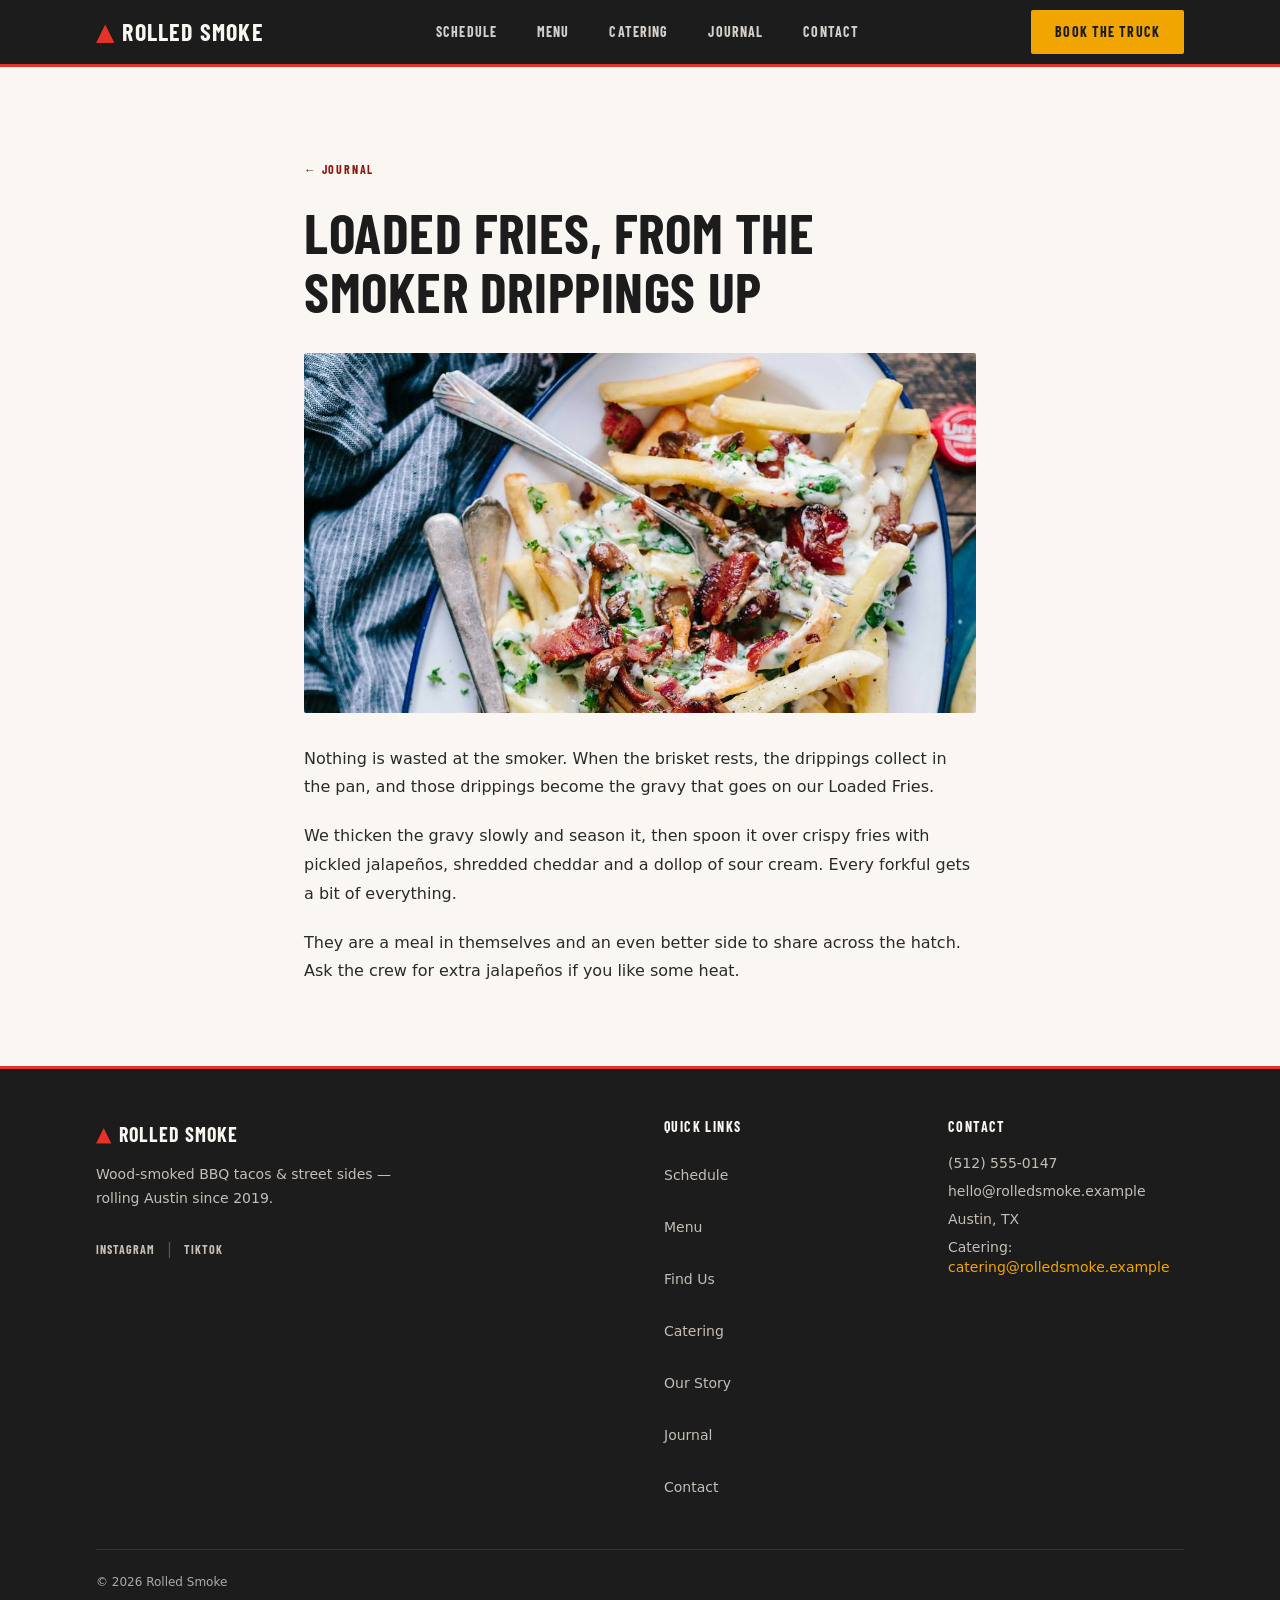
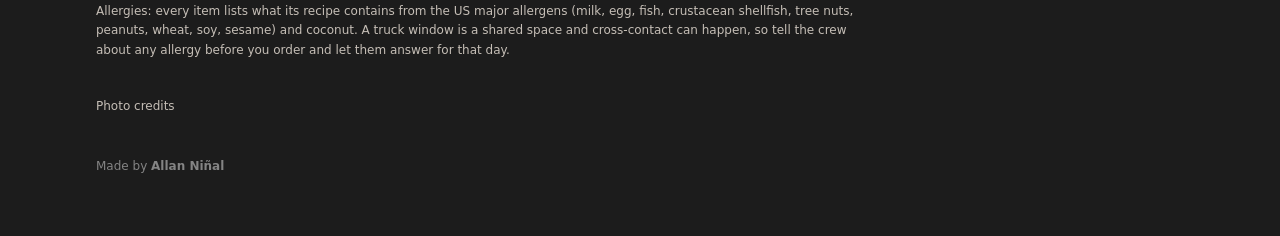
<file: journal/loaded-fries-from-the-drippings-up/index.html>
<!DOCTYPE html><html lang="en" class="scroll-smooth"> <head><meta charset="utf-8"><meta name="viewport" content="width=device-width, initial-scale=1, viewport-fit=cover"><meta name="theme-color" content="#E63329"><title>Loaded fries, from the smoker drippings up — Rolled Smoke</title><meta name="description" content="Our Loaded Fries are built on brisket gravy. Here is how we make it, and why it is worth the wait."><link rel="canonical" href="https://example.com/journal/loaded-fries-from-the-drippings-up/"><meta name="robots" content="index, follow"><meta name="author" content="Rolled Smoke — BBQ Taco Truck · Austin, TX"><!-- Open Graph --><meta property="og:title" content="Loaded fries, from the smoker drippings up — Rolled Smoke"><meta property="og:description" content="Our Loaded Fries are built on brisket gravy. Here is how we make it, and why it is worth the wait."><meta property="og:url" content="https://example.com/journal/loaded-fries-from-the-drippings-up/"><meta property="og:type" content="website"><meta property="og:site_name" content="Rolled Smoke"><meta property="og:locale" content="en_US"><meta property="og:image" content="https://example.com/og-image.png"><meta property="og:image:type" content="image/png"><meta property="og:image:width" content="1200"><meta property="og:image:height" content="630"><meta property="og:image:alt" content="Rolled Smoke — BBQ Taco Truck · Austin, TX"><!-- Twitter / X --><meta name="twitter:card" content="summary_large_image"><meta name="twitter:site" content="@example"><meta name="twitter:creator" content="@example"><meta name="twitter:title" content="Loaded fries, from the smoker drippings up — Rolled Smoke"><meta name="twitter:description" content="Our Loaded Fries are built on brisket gravy. Here is how we make it, and why it is worth the wait."><meta name="twitter:image" content="https://example.com/og-image.png"><link rel="icon" href="../../favicon.svg" type="image/svg+xml"><link rel="apple-touch-icon" href="../../favicon.svg"><!-- JSON-LD --><script type="application/ld+json">{"@context":"https://schema.org","@type":"FoodEstablishment","name":"Rolled Smoke","description":"Rolled Smoke is a wood-fired BBQ taco truck rolling the streets of Austin, TX. Every taco is built on a fresh flour tortilla with slow-smoked meats, house-made salsas, and zero shortcuts.","url":"https://example.com/","telephone":"(512) 555-0147","email":"hello@rolledsmoke.example","priceRange":"$","servesCuisine":["BBQ","Tacos","Street Food","Tex-Mex"],"image":"https://example.com/og-image.png","address":{"@type":"PostalAddress","addressLocality":"Austin","addressRegion":"TX","addressCountry":"US"},"geo":{"@type":"GeoCoordinates","latitude":30.2672,"longitude":-97.7431},"hasMenu":"https://example.com/#menu","currenciesAccepted":"USD","paymentAccepted":"Cash, Credit Card","amenityFeature":[{"@type":"LocationFeatureSpecification","name":"Food Truck","value":true},{"@type":"LocationFeatureSpecification","name":"Outdoor Dining","value":true},{"@type":"LocationFeatureSpecification","name":"Catering Available","value":true}]}</script><script type="application/ld+json">{"@context":"https://schema.org","@type":"Menu","name":"Rolled Smoke Menu","url":"https://example.com/#menu","hasMenuSection":[{"@type":"MenuSection","name":"Tacos","description":"Wood-smoked BBQ tacos on fresh flour tortillas"},{"@type":"MenuSection","name":"Sides & Extras","description":"Smoked street corn, pit beans, loaded fries, sausage links"},{"@type":"MenuSection","name":"Drinks","description":"Agua fresca, glass-bottle cola, horchata"}]}</script><script type="application/ld+json">{"@context":"https://schema.org","@type":"BreadcrumbList","itemListElement":[{"@type":"ListItem","position":1,"name":"Home","item":"https://example.com/"},{"@type":"ListItem","position":2,"name":"Journal","item":"https://example.com/journal/"},{"@type":"ListItem","position":3,"name":"Loaded fries, from the smoker drippings up","item":"https://example.com/journal/loaded-fries-from-the-drippings-up/"}]}</script><link rel="stylesheet" href="../../assets/index.Bedjbn_8.css"></head> <body class="min-h-screen flex flex-col antialiased"> <header style="background-color: #1C1C1C; border-bottom: 3px solid #E63329;" class="sticky top-0 z-50" data-astro-cid-ctg3m53h> <div class="container-x flex items-center justify-between h-16 gap-4" data-astro-cid-ctg3m53h> <!-- Logo --> <a href="../../index.html" class="flex items-center gap-2 flex-shrink-0 focus-visible:outline-none focus-visible:ring-2 focus-visible:ring-offset-1" style="color: #FAF7F2; ring-color: var(--color-mustard);" aria-label="Rolled Smoke — home" data-astro-cid-ctg3m53h> <span style="color: var(--color-flame); font-size: 1.5rem;" aria-hidden="true" data-astro-cid-ctg3m53h>&#9650;</span> <span class="font-display text-2xl font-bold uppercase tracking-wider" style="color: #FAF7F2; font-family: 'Barlow Condensed', sans-serif; letter-spacing: 0.05em;" data-astro-cid-ctg3m53h>Rolled Smoke</span> </a> <!-- Desktop nav --> <nav aria-label="Main navigation" class="hidden md:flex items-center gap-6" data-astro-cid-ctg3m53h> <a href="../../index.html#schedule" class="text-sm font-bold uppercase tracking-wider transition-colors duration-150 hover:opacity-80 px-2 py-3" style="color: #D4CFCA; background-color: #1C1C1C; font-family: 'Barlow Condensed', sans-serif; letter-spacing: 0.08em;" data-astro-cid-ctg3m53h> Schedule </a><a href="../../menu/index.html" class="text-sm font-bold uppercase tracking-wider transition-colors duration-150 hover:opacity-80 px-2 py-3" style="color: #D4CFCA; background-color: #1C1C1C; font-family: 'Barlow Condensed', sans-serif; letter-spacing: 0.08em;" data-astro-cid-ctg3m53h> Menu </a><a href="../../index.html#catering" class="text-sm font-bold uppercase tracking-wider transition-colors duration-150 hover:opacity-80 px-2 py-3" style="color: #D4CFCA; background-color: #1C1C1C; font-family: 'Barlow Condensed', sans-serif; letter-spacing: 0.08em;" data-astro-cid-ctg3m53h> Catering </a><a href="../index.html" class="text-sm font-bold uppercase tracking-wider transition-colors duration-150 hover:opacity-80 px-2 py-3" style="color: #D4CFCA; background-color: #1C1C1C; font-family: 'Barlow Condensed', sans-serif; letter-spacing: 0.08em;" data-astro-cid-ctg3m53h> Journal </a><a href="../../contact/index.html" class="text-sm font-bold uppercase tracking-wider transition-colors duration-150 hover:opacity-80 px-2 py-3" style="color: #D4CFCA; background-color: #1C1C1C; font-family: 'Barlow Condensed', sans-serif; letter-spacing: 0.08em;" data-astro-cid-ctg3m53h> Contact </a> </nav> <!-- Desktop CTA --> <a href="../../index.html#catering" class="btn-mustard text-sm hidden md:inline-flex" style="min-height: 44px; min-width: 44px;" data-astro-cid-ctg3m53h>
Book the Truck
</a> <!-- Phone: menu (no JavaScript) --> <details class="mobile-menu md:hidden" data-astro-cid-ctg3m53h> <summary aria-label="Menu" data-astro-cid-ctg3m53h>Menu</summary> <nav aria-label="Mobile navigation" data-astro-cid-ctg3m53h> <a href="../../index.html#schedule" data-astro-cid-ctg3m53h>Schedule</a><a href="../../menu/index.html" data-astro-cid-ctg3m53h>Menu</a><a href="../../index.html#catering" data-astro-cid-ctg3m53h>Catering</a><a href="../index.html" data-astro-cid-ctg3m53h>Journal</a><a href="../../contact/index.html" data-astro-cid-ctg3m53h>Contact</a> <a href="../../index.html#catering" class="mobile-menu__cta" data-astro-cid-ctg3m53h>Book the Truck</a> </nav> </details> </div> </header>  <main class="flex-1" id="main-content">  <article class="container-x py-16 sm:py-20" aria-labelledby="post-heading"> <div class="max-w-2xl mx-auto"> <p class="section-eyebrow mb-3"><a href="../index.html" style="color: inherit; display: inline-block; min-height: 44px; line-height: 44px;">&larr; Journal</a></p> <h1 id="post-heading" class="font-bold" style="font-size: clamp(2.25rem, 6vw, 3.5rem); line-height: 1.05; color: var(--color-text);">Loaded fries, from the smoker drippings up</h1> <img src="../../images/gallery/fries.jpg" alt="Loaded fries topped with brisket gravy and jalapeños" width="1100" height="1100" decoding="async" class="w-full object-cover mt-8 rounded-sm" style="max-height: 360px;"> <div class="mt-8 grid gap-5"> <p class="text-base" style="color: var(--color-text-body); line-height: 1.8;">Nothing is wasted at the smoker. When the brisket rests, the drippings collect in the pan, and those drippings become the gravy that goes on our Loaded Fries.</p><p class="text-base" style="color: var(--color-text-body); line-height: 1.8;">We thicken the gravy slowly and season it, then spoon it over crispy fries with pickled jalapeños, shredded cheddar and a dollop of sour cream. Every forkful gets a bit of everything.</p><p class="text-base" style="color: var(--color-text-body); line-height: 1.8;">They are a meal in themselves and an even better side to share across the hatch. Ask the crew for extra jalapeños if you like some heat.</p> </div> </div> </article>  </main> <footer style="background-color: #1C1C1C; border-top: 3px solid #E63329;" role="contentinfo" data-astro-cid-gcn2mc3v> <div class="container-x py-12" style="background-color: #1C1C1C;" data-astro-cid-gcn2mc3v> <div class="grid grid-cols-1 sm:grid-cols-2 lg:grid-cols-4 gap-8 lg:gap-12" data-astro-cid-gcn2mc3v> <!-- Brand column --> <div class="lg:col-span-2" style="background-color: #1C1C1C;" data-astro-cid-gcn2mc3v> <a href="../../index.html" class="inline-flex items-center gap-2 focus-visible:outline-none focus-visible:ring-2" style="color: #FAF7F2; ring-color: #F0A500; background-color: #1C1C1C;" aria-label="Rolled Smoke home" data-astro-cid-gcn2mc3v> <span style="color: #E63329; font-size: 1.25rem;" aria-hidden="true" data-astro-cid-gcn2mc3v>&#9650;</span> <span class="font-display font-bold text-xl uppercase tracking-wider" style="color: #FAF7F2; font-family: 'Barlow Condensed', sans-serif; background-color: #1C1C1C;" data-astro-cid-gcn2mc3v>Rolled Smoke</span> </a> <p class="mt-3 text-sm max-w-xs" style="color: #C5BEB6; background-color: #1C1C1C; line-height: 1.7;" data-astro-cid-gcn2mc3v> Wood-smoked BBQ tacos &amp; street sides — rolling Austin since 2019. </p> <div class="mt-4 flex items-center gap-3" style="background-color: #1C1C1C;" data-astro-cid-gcn2mc3v> <a href="https://instagram.com" target="_blank" rel="noopener noreferrer" class="text-xs font-bold uppercase tracking-wider hover:opacity-80 transition-opacity" style="color: #C5BEB6; background-color: #1C1C1C; min-height: 44px; display: inline-flex; align-items: center; font-family: 'Barlow Condensed', sans-serif; letter-spacing: 0.08em;" data-astro-cid-gcn2mc3v>Instagram</a> <span style="color: #555;" aria-hidden="true" data-astro-cid-gcn2mc3v>|</span> <a href="https://tiktok.com" target="_blank" rel="noopener noreferrer" class="text-xs font-bold uppercase tracking-wider hover:opacity-80 transition-opacity" style="color: #C5BEB6; background-color: #1C1C1C; min-height: 44px; display: inline-flex; align-items: center; font-family: 'Barlow Condensed', sans-serif; letter-spacing: 0.08em;" data-astro-cid-gcn2mc3v>TikTok</a> </div> </div> <!-- Quick links --> <div style="background-color: #1C1C1C;" data-astro-cid-gcn2mc3v> <p class="font-display font-bold text-sm uppercase tracking-widest mb-4" style="color: #FAF7F2; background-color: #1C1C1C; font-family: 'Barlow Condensed', sans-serif; letter-spacing: 0.1em;" data-astro-cid-gcn2mc3v>Quick Links</p> <nav aria-label="Footer navigation" data-astro-cid-gcn2mc3v> <ul class="space-y-2" data-astro-cid-gcn2mc3v> <li style="background-color: #1C1C1C;" data-astro-cid-gcn2mc3v> <a href="../../index.html#schedule" class="text-sm hover:opacity-80 transition-opacity block py-1" style="color: #C5BEB6; background-color: #1C1C1C; min-height: 44px; display: flex; align-items: center;" data-astro-cid-gcn2mc3v>Schedule</a> </li><li style="background-color: #1C1C1C;" data-astro-cid-gcn2mc3v> <a href="../../menu/index.html" class="text-sm hover:opacity-80 transition-opacity block py-1" style="color: #C5BEB6; background-color: #1C1C1C; min-height: 44px; display: flex; align-items: center;" data-astro-cid-gcn2mc3v>Menu</a> </li><li style="background-color: #1C1C1C;" data-astro-cid-gcn2mc3v> <a href="../../index.html#find-us" class="text-sm hover:opacity-80 transition-opacity block py-1" style="color: #C5BEB6; background-color: #1C1C1C; min-height: 44px; display: flex; align-items: center;" data-astro-cid-gcn2mc3v>Find Us</a> </li><li style="background-color: #1C1C1C;" data-astro-cid-gcn2mc3v> <a href="../../index.html#catering" class="text-sm hover:opacity-80 transition-opacity block py-1" style="color: #C5BEB6; background-color: #1C1C1C; min-height: 44px; display: flex; align-items: center;" data-astro-cid-gcn2mc3v>Catering</a> </li><li style="background-color: #1C1C1C;" data-astro-cid-gcn2mc3v> <a href="../../index.html#story" class="text-sm hover:opacity-80 transition-opacity block py-1" style="color: #C5BEB6; background-color: #1C1C1C; min-height: 44px; display: flex; align-items: center;" data-astro-cid-gcn2mc3v>Our Story</a> </li><li style="background-color: #1C1C1C;" data-astro-cid-gcn2mc3v> <a href="../index.html" class="text-sm hover:opacity-80 transition-opacity block py-1" style="color: #C5BEB6; background-color: #1C1C1C; min-height: 44px; display: flex; align-items: center;" data-astro-cid-gcn2mc3v>Journal</a> </li><li style="background-color: #1C1C1C;" data-astro-cid-gcn2mc3v> <a href="../../contact/index.html" class="text-sm hover:opacity-80 transition-opacity block py-1" style="color: #C5BEB6; background-color: #1C1C1C; min-height: 44px; display: flex; align-items: center;" data-astro-cid-gcn2mc3v>Contact</a> </li> </ul> </nav> </div> <!-- Contact column --> <div style="background-color: #1C1C1C;" data-astro-cid-gcn2mc3v> <p class="font-display font-bold text-sm uppercase tracking-widest mb-4" style="color: #FAF7F2; background-color: #1C1C1C; font-family: 'Barlow Condensed', sans-serif; letter-spacing: 0.1em;" data-astro-cid-gcn2mc3v>Contact</p> <address class="not-italic space-y-2" style="background-color: #1C1C1C;" data-astro-cid-gcn2mc3v> <p class="text-sm" style="color: #C5BEB6; background-color: #1C1C1C;" data-astro-cid-gcn2mc3v> <a href="tel:(512) 555-0147" class="hover:opacity-80 transition-opacity" style="color: #C5BEB6; background-color: #1C1C1C;" data-astro-cid-gcn2mc3v>(512) 555-0147</a> </p> <p class="text-sm" style="color: #C5BEB6; background-color: #1C1C1C;" data-astro-cid-gcn2mc3v> <a href="mailto:hello@rolledsmoke.example" class="hover:opacity-80 transition-opacity" style="color: #C5BEB6; background-color: #1C1C1C;" data-astro-cid-gcn2mc3v>hello@rolledsmoke.example</a> </p> <p class="text-sm" style="color: #C5BEB6; background-color: #1C1C1C;" data-astro-cid-gcn2mc3v>Austin, TX</p> <p class="text-sm" style="color: #C5BEB6; background-color: #1C1C1C;" data-astro-cid-gcn2mc3v>
Catering: <a href="mailto:catering@rolledsmoke.example" class="hover:opacity-80 transition-opacity" style="color: #F0A500; background-color: #1C1C1C;" data-astro-cid-gcn2mc3v>catering@rolledsmoke.example</a> </p> </address> </div> </div> <!-- Bottom bar --> <div class="mt-10 pt-6 border-t" style="border-color: #333; background-color: #1C1C1C;" data-astro-cid-gcn2mc3v> <p class="text-xs" style="color: #ACACAC; background-color: #1C1C1C;" data-astro-cid-gcn2mc3v>
&copy; 2026 Rolled Smoke </p> <p class="mt-3 text-xs max-w-3xl" style="color: #C5BEB6; background-color: #1C1C1C; line-height: 1.6;" data-allergy-notice data-astro-cid-gcn2mc3v>Allergies: every item lists what its recipe contains from the US major allergens (milk, egg, fish, crustacean shellfish, tree nuts, peanuts, wheat, soy, sesame) and coconut. A truck window is a shared space and cross-contact can happen, so tell the crew about any allergy before you order and let them answer for that day.</p> </div> <!-- Photo credits. Required while you use the demo photos (Unsplash asks for
         the photographer and a link). Delete this whole <details> block once you
         have replaced the photos with your own. --> <details class="mt-6 text-xs" style="color: #C5BEB6; background-color: #1C1C1C;" data-photo-credits data-astro-cid-gcn2mc3v> <summary style="cursor: pointer; min-height: 44px; display: flex; align-items: center;" data-astro-cid-gcn2mc3v>Photo credits</summary> <p class="mt-2" data-astro-cid-gcn2mc3v>
Demo photographs from <a href="https://unsplash.com/?utm_source=allanninal_dev&utm_medium=referral" style="color: #FAF7F2; text-decoration: underline;" data-astro-cid-gcn2mc3v>Unsplash</a>. Replace them, and these credits, with your own before launch.
</p> <ul class="mt-2 space-y-1" data-astro-cid-gcn2mc3v> <li data-astro-cid-gcn2mc3v>Food truck hero: Photo by <a href="https://unsplash.com/@philippcamera?utm_source=allanninal_dev&utm_medium=referral" style="color: #FAF7F2; text-decoration: underline;" data-astro-cid-gcn2mc3v>Philipp Kämmerer</a> on <a href="https://unsplash.com/photos/Xm8XD2b9AUs?utm_source=allanninal_dev&utm_medium=referral" style="color: #FAF7F2; text-decoration: underline;" data-astro-cid-gcn2mc3v>Unsplash</a></li><li data-astro-cid-gcn2mc3v>Brisket tacos: Photo by <a href="https://unsplash.com/@frankielopez?utm_source=allanninal_dev&utm_medium=referral" style="color: #FAF7F2; text-decoration: underline;" data-astro-cid-gcn2mc3v>Frankie Lopez</a> on <a href="https://unsplash.com/photos/_j4S4V2C8ew?utm_source=allanninal_dev&utm_medium=referral" style="color: #FAF7F2; text-decoration: underline;" data-astro-cid-gcn2mc3v>Unsplash</a></li><li data-astro-cid-gcn2mc3v>A vintage grey food truck on a city street: Photo by <a href="https://unsplash.com/@micheile?utm_source=allanninal_dev&utm_medium=referral" style="color: #FAF7F2; text-decoration: underline;" data-astro-cid-gcn2mc3v>micheile henderson</a> on <a href="https://unsplash.com/photos/white-vehicle-ZdJCsyh9RMQ?utm_source=allanninal_dev&utm_medium=referral" style="color: #FAF7F2; text-decoration: underline;" data-astro-cid-gcn2mc3v>Unsplash</a></li><li data-astro-cid-gcn2mc3v>Ribs in the smoker: Photo by <a href="https://unsplash.com/@trytoscareme?utm_source=allanninal_dev&utm_medium=referral" style="color: #FAF7F2; text-decoration: underline;" data-astro-cid-gcn2mc3v>Brian Wegman 🎃</a> on <a href="https://unsplash.com/photos/QtLYiB6P-KM?utm_source=allanninal_dev&utm_medium=referral" style="color: #FAF7F2; text-decoration: underline;" data-astro-cid-gcn2mc3v>Unsplash</a></li><li data-astro-cid-gcn2mc3v>Loaded fries: Photo by <a href="https://unsplash.com/@brookelark?utm_source=allanninal_dev&utm_medium=referral" style="color: #FAF7F2; text-decoration: underline;" data-astro-cid-gcn2mc3v>Brooke Lark</a> on <a href="https://unsplash.com/photos/R18ecx07b3c?utm_source=allanninal_dev&utm_medium=referral" style="color: #FAF7F2; text-decoration: underline;" data-astro-cid-gcn2mc3v>Unsplash</a></li><li data-astro-cid-gcn2mc3v>Smoked street corn: Photo by <a href="https://unsplash.com/@joshsoliz_?utm_source=allanninal_dev&utm_medium=referral" style="color: #FAF7F2; text-decoration: underline;" data-astro-cid-gcn2mc3v>Joshua Soliz</a> on <a href="https://unsplash.com/photos/afdIRfiLXr8?utm_source=allanninal_dev&utm_medium=referral" style="color: #FAF7F2; text-decoration: underline;" data-astro-cid-gcn2mc3v>Unsplash</a></li><li data-astro-cid-gcn2mc3v>A crowd at an outdoor food market: Photo by <a href="https://unsplash.com/@cranky_bear?utm_source=allanninal_dev&utm_medium=referral" style="color: #FAF7F2; text-decoration: underline;" data-astro-cid-gcn2mc3v>Barnaby Woodrow</a> on <a href="https://unsplash.com/photos/crowd-of-people-gathered-outdoors-near-food-stalls-YmU5nP3UTgo?utm_source=allanninal_dev&utm_medium=referral" style="color: #FAF7F2; text-decoration: underline;" data-astro-cid-gcn2mc3v>Unsplash</a></li> </ul> </details>  <p class="maker-credit" data-maker-credit="1" data-astro-cid-gcn2mc3v>Made by <a style="display: inline-flex; align-items: center; min-height: 44px;" href="https://www.linkedin.com/in/allanninal/" data-maker-credit="1" target="_blank" rel="noopener noreferrer" data-astro-cid-gcn2mc3v>Allan Ni&ntilde;al</a></p> </div> </footer>   </body></html>
</file>
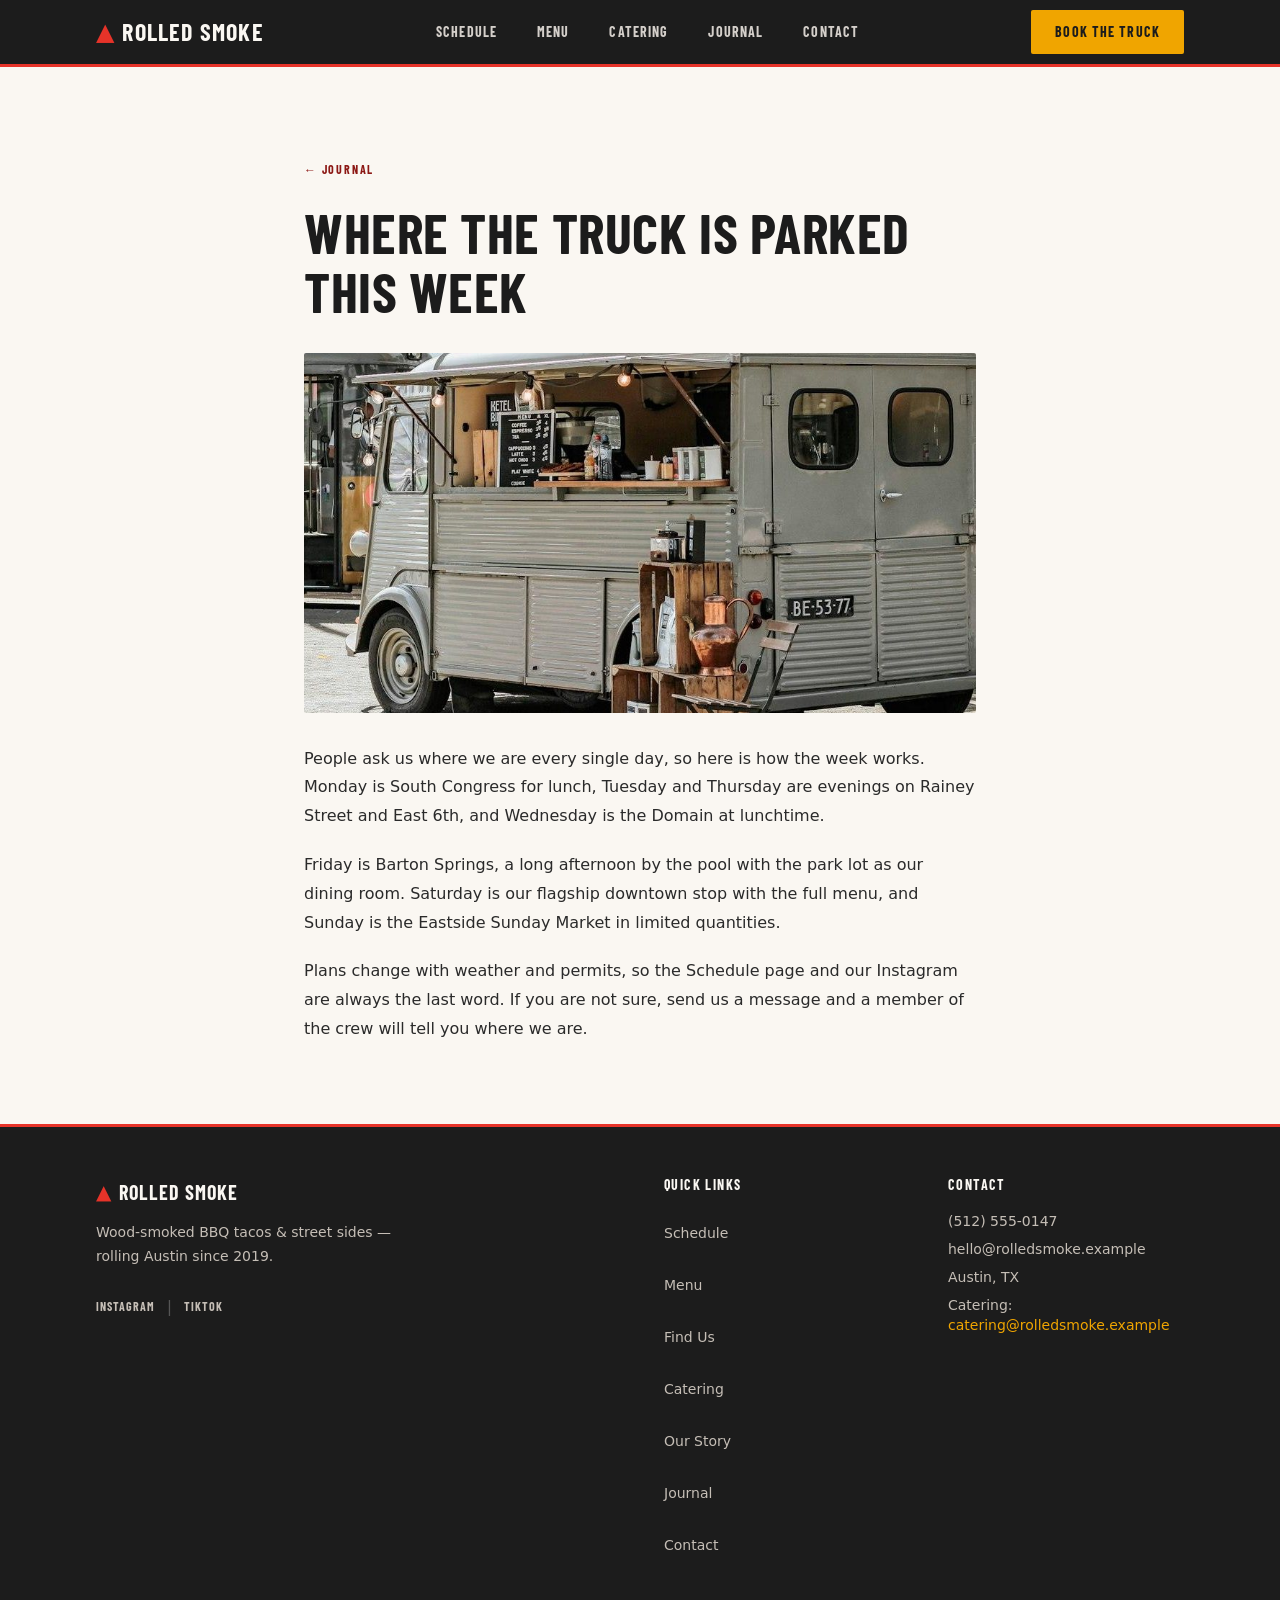
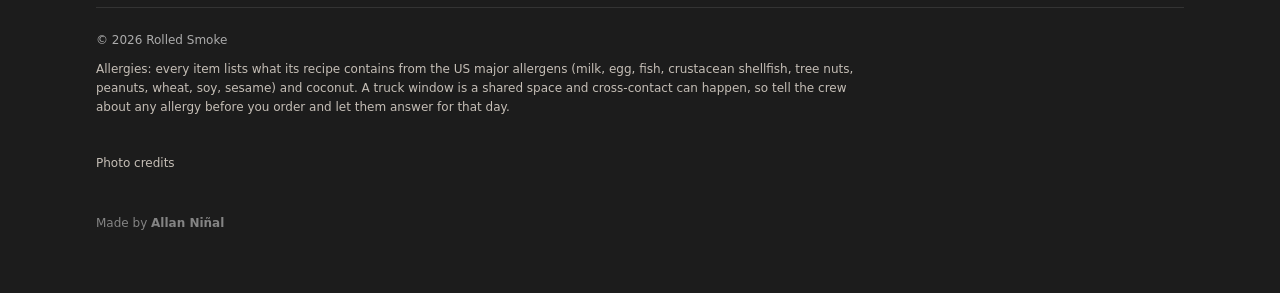
<file: journal/where-the-truck-is-parked/index.html>
<!DOCTYPE html><html lang="en" class="scroll-smooth"> <head><meta charset="utf-8"><meta name="viewport" content="width=device-width, initial-scale=1, viewport-fit=cover"><meta name="theme-color" content="#E63329"><title>Where the truck is parked this week — Rolled Smoke</title><meta name="description" content="A different corner of Austin every day. How we choose the stops, and how to catch us."><link rel="canonical" href="https://example.com/journal/where-the-truck-is-parked/"><meta name="robots" content="index, follow"><meta name="author" content="Rolled Smoke — BBQ Taco Truck · Austin, TX"><!-- Open Graph --><meta property="og:title" content="Where the truck is parked this week — Rolled Smoke"><meta property="og:description" content="A different corner of Austin every day. How we choose the stops, and how to catch us."><meta property="og:url" content="https://example.com/journal/where-the-truck-is-parked/"><meta property="og:type" content="website"><meta property="og:site_name" content="Rolled Smoke"><meta property="og:locale" content="en_US"><meta property="og:image" content="https://example.com/og-image.png"><meta property="og:image:type" content="image/png"><meta property="og:image:width" content="1200"><meta property="og:image:height" content="630"><meta property="og:image:alt" content="Rolled Smoke — BBQ Taco Truck · Austin, TX"><!-- Twitter / X --><meta name="twitter:card" content="summary_large_image"><meta name="twitter:site" content="@example"><meta name="twitter:creator" content="@example"><meta name="twitter:title" content="Where the truck is parked this week — Rolled Smoke"><meta name="twitter:description" content="A different corner of Austin every day. How we choose the stops, and how to catch us."><meta name="twitter:image" content="https://example.com/og-image.png"><link rel="icon" href="../../favicon.svg" type="image/svg+xml"><link rel="apple-touch-icon" href="../../favicon.svg"><!-- JSON-LD --><script type="application/ld+json">{"@context":"https://schema.org","@type":"FoodEstablishment","name":"Rolled Smoke","description":"Rolled Smoke is a wood-fired BBQ taco truck rolling the streets of Austin, TX. Every taco is built on a fresh flour tortilla with slow-smoked meats, house-made salsas, and zero shortcuts.","url":"https://example.com/","telephone":"(512) 555-0147","email":"hello@rolledsmoke.example","priceRange":"$","servesCuisine":["BBQ","Tacos","Street Food","Tex-Mex"],"image":"https://example.com/og-image.png","address":{"@type":"PostalAddress","addressLocality":"Austin","addressRegion":"TX","addressCountry":"US"},"geo":{"@type":"GeoCoordinates","latitude":30.2672,"longitude":-97.7431},"hasMenu":"https://example.com/#menu","currenciesAccepted":"USD","paymentAccepted":"Cash, Credit Card","amenityFeature":[{"@type":"LocationFeatureSpecification","name":"Food Truck","value":true},{"@type":"LocationFeatureSpecification","name":"Outdoor Dining","value":true},{"@type":"LocationFeatureSpecification","name":"Catering Available","value":true}]}</script><script type="application/ld+json">{"@context":"https://schema.org","@type":"Menu","name":"Rolled Smoke Menu","url":"https://example.com/#menu","hasMenuSection":[{"@type":"MenuSection","name":"Tacos","description":"Wood-smoked BBQ tacos on fresh flour tortillas"},{"@type":"MenuSection","name":"Sides & Extras","description":"Smoked street corn, pit beans, loaded fries, sausage links"},{"@type":"MenuSection","name":"Drinks","description":"Agua fresca, glass-bottle cola, horchata"}]}</script><script type="application/ld+json">{"@context":"https://schema.org","@type":"BreadcrumbList","itemListElement":[{"@type":"ListItem","position":1,"name":"Home","item":"https://example.com/"},{"@type":"ListItem","position":2,"name":"Journal","item":"https://example.com/journal/"},{"@type":"ListItem","position":3,"name":"Where the truck is parked this week","item":"https://example.com/journal/where-the-truck-is-parked/"}]}</script><link rel="stylesheet" href="../../assets/index.Bedjbn_8.css"></head> <body class="min-h-screen flex flex-col antialiased"> <header style="background-color: #1C1C1C; border-bottom: 3px solid #E63329;" class="sticky top-0 z-50" data-astro-cid-ctg3m53h> <div class="container-x flex items-center justify-between h-16 gap-4" data-astro-cid-ctg3m53h> <!-- Logo --> <a href="../../index.html" class="flex items-center gap-2 flex-shrink-0 focus-visible:outline-none focus-visible:ring-2 focus-visible:ring-offset-1" style="color: #FAF7F2; ring-color: var(--color-mustard);" aria-label="Rolled Smoke — home" data-astro-cid-ctg3m53h> <span style="color: var(--color-flame); font-size: 1.5rem;" aria-hidden="true" data-astro-cid-ctg3m53h>&#9650;</span> <span class="font-display text-2xl font-bold uppercase tracking-wider" style="color: #FAF7F2; font-family: 'Barlow Condensed', sans-serif; letter-spacing: 0.05em;" data-astro-cid-ctg3m53h>Rolled Smoke</span> </a> <!-- Desktop nav --> <nav aria-label="Main navigation" class="hidden md:flex items-center gap-6" data-astro-cid-ctg3m53h> <a href="../../index.html#schedule" class="text-sm font-bold uppercase tracking-wider transition-colors duration-150 hover:opacity-80 px-2 py-3" style="color: #D4CFCA; background-color: #1C1C1C; font-family: 'Barlow Condensed', sans-serif; letter-spacing: 0.08em;" data-astro-cid-ctg3m53h> Schedule </a><a href="../../menu/index.html" class="text-sm font-bold uppercase tracking-wider transition-colors duration-150 hover:opacity-80 px-2 py-3" style="color: #D4CFCA; background-color: #1C1C1C; font-family: 'Barlow Condensed', sans-serif; letter-spacing: 0.08em;" data-astro-cid-ctg3m53h> Menu </a><a href="../../index.html#catering" class="text-sm font-bold uppercase tracking-wider transition-colors duration-150 hover:opacity-80 px-2 py-3" style="color: #D4CFCA; background-color: #1C1C1C; font-family: 'Barlow Condensed', sans-serif; letter-spacing: 0.08em;" data-astro-cid-ctg3m53h> Catering </a><a href="../index.html" class="text-sm font-bold uppercase tracking-wider transition-colors duration-150 hover:opacity-80 px-2 py-3" style="color: #D4CFCA; background-color: #1C1C1C; font-family: 'Barlow Condensed', sans-serif; letter-spacing: 0.08em;" data-astro-cid-ctg3m53h> Journal </a><a href="../../contact/index.html" class="text-sm font-bold uppercase tracking-wider transition-colors duration-150 hover:opacity-80 px-2 py-3" style="color: #D4CFCA; background-color: #1C1C1C; font-family: 'Barlow Condensed', sans-serif; letter-spacing: 0.08em;" data-astro-cid-ctg3m53h> Contact </a> </nav> <!-- Desktop CTA --> <a href="../../index.html#catering" class="btn-mustard text-sm hidden md:inline-flex" style="min-height: 44px; min-width: 44px;" data-astro-cid-ctg3m53h>
Book the Truck
</a> <!-- Phone: menu (no JavaScript) --> <details class="mobile-menu md:hidden" data-astro-cid-ctg3m53h> <summary aria-label="Menu" data-astro-cid-ctg3m53h>Menu</summary> <nav aria-label="Mobile navigation" data-astro-cid-ctg3m53h> <a href="../../index.html#schedule" data-astro-cid-ctg3m53h>Schedule</a><a href="../../menu/index.html" data-astro-cid-ctg3m53h>Menu</a><a href="../../index.html#catering" data-astro-cid-ctg3m53h>Catering</a><a href="../index.html" data-astro-cid-ctg3m53h>Journal</a><a href="../../contact/index.html" data-astro-cid-ctg3m53h>Contact</a> <a href="../../index.html#catering" class="mobile-menu__cta" data-astro-cid-ctg3m53h>Book the Truck</a> </nav> </details> </div> </header>  <main class="flex-1" id="main-content">  <article class="container-x py-16 sm:py-20" aria-labelledby="post-heading"> <div class="max-w-2xl mx-auto"> <p class="section-eyebrow mb-3"><a href="../index.html" style="color: inherit; display: inline-block; min-height: 44px; line-height: 44px;">&larr; Journal</a></p> <h1 id="post-heading" class="font-bold" style="font-size: clamp(2.25rem, 6vw, 3.5rem); line-height: 1.05; color: var(--color-text);">Where the truck is parked this week</h1> <img src="../../images/gallery/truck.jpg" alt="A vintage grey food truck parked on a city street" width="1100" height="1100" decoding="async" class="w-full object-cover mt-8 rounded-sm" style="max-height: 360px;"> <div class="mt-8 grid gap-5"> <p class="text-base" style="color: var(--color-text-body); line-height: 1.8;">People ask us where we are every single day, so here is how the week works. Monday is South Congress for lunch, Tuesday and Thursday are evenings on Rainey Street and East 6th, and Wednesday is the Domain at lunchtime.</p><p class="text-base" style="color: var(--color-text-body); line-height: 1.8;">Friday is Barton Springs, a long afternoon by the pool with the park lot as our dining room. Saturday is our flagship downtown stop with the full menu, and Sunday is the Eastside Sunday Market in limited quantities.</p><p class="text-base" style="color: var(--color-text-body); line-height: 1.8;">Plans change with weather and permits, so the Schedule page and our Instagram are always the last word. If you are not sure, send us a message and a member of the crew will tell you where we are.</p> </div> </div> </article>  </main> <footer style="background-color: #1C1C1C; border-top: 3px solid #E63329;" role="contentinfo" data-astro-cid-gcn2mc3v> <div class="container-x py-12" style="background-color: #1C1C1C;" data-astro-cid-gcn2mc3v> <div class="grid grid-cols-1 sm:grid-cols-2 lg:grid-cols-4 gap-8 lg:gap-12" data-astro-cid-gcn2mc3v> <!-- Brand column --> <div class="lg:col-span-2" style="background-color: #1C1C1C;" data-astro-cid-gcn2mc3v> <a href="../../index.html" class="inline-flex items-center gap-2 focus-visible:outline-none focus-visible:ring-2" style="color: #FAF7F2; ring-color: #F0A500; background-color: #1C1C1C;" aria-label="Rolled Smoke home" data-astro-cid-gcn2mc3v> <span style="color: #E63329; font-size: 1.25rem;" aria-hidden="true" data-astro-cid-gcn2mc3v>&#9650;</span> <span class="font-display font-bold text-xl uppercase tracking-wider" style="color: #FAF7F2; font-family: 'Barlow Condensed', sans-serif; background-color: #1C1C1C;" data-astro-cid-gcn2mc3v>Rolled Smoke</span> </a> <p class="mt-3 text-sm max-w-xs" style="color: #C5BEB6; background-color: #1C1C1C; line-height: 1.7;" data-astro-cid-gcn2mc3v> Wood-smoked BBQ tacos &amp; street sides — rolling Austin since 2019. </p> <div class="mt-4 flex items-center gap-3" style="background-color: #1C1C1C;" data-astro-cid-gcn2mc3v> <a href="https://instagram.com" target="_blank" rel="noopener noreferrer" class="text-xs font-bold uppercase tracking-wider hover:opacity-80 transition-opacity" style="color: #C5BEB6; background-color: #1C1C1C; min-height: 44px; display: inline-flex; align-items: center; font-family: 'Barlow Condensed', sans-serif; letter-spacing: 0.08em;" data-astro-cid-gcn2mc3v>Instagram</a> <span style="color: #555;" aria-hidden="true" data-astro-cid-gcn2mc3v>|</span> <a href="https://tiktok.com" target="_blank" rel="noopener noreferrer" class="text-xs font-bold uppercase tracking-wider hover:opacity-80 transition-opacity" style="color: #C5BEB6; background-color: #1C1C1C; min-height: 44px; display: inline-flex; align-items: center; font-family: 'Barlow Condensed', sans-serif; letter-spacing: 0.08em;" data-astro-cid-gcn2mc3v>TikTok</a> </div> </div> <!-- Quick links --> <div style="background-color: #1C1C1C;" data-astro-cid-gcn2mc3v> <p class="font-display font-bold text-sm uppercase tracking-widest mb-4" style="color: #FAF7F2; background-color: #1C1C1C; font-family: 'Barlow Condensed', sans-serif; letter-spacing: 0.1em;" data-astro-cid-gcn2mc3v>Quick Links</p> <nav aria-label="Footer navigation" data-astro-cid-gcn2mc3v> <ul class="space-y-2" data-astro-cid-gcn2mc3v> <li style="background-color: #1C1C1C;" data-astro-cid-gcn2mc3v> <a href="../../index.html#schedule" class="text-sm hover:opacity-80 transition-opacity block py-1" style="color: #C5BEB6; background-color: #1C1C1C; min-height: 44px; display: flex; align-items: center;" data-astro-cid-gcn2mc3v>Schedule</a> </li><li style="background-color: #1C1C1C;" data-astro-cid-gcn2mc3v> <a href="../../menu/index.html" class="text-sm hover:opacity-80 transition-opacity block py-1" style="color: #C5BEB6; background-color: #1C1C1C; min-height: 44px; display: flex; align-items: center;" data-astro-cid-gcn2mc3v>Menu</a> </li><li style="background-color: #1C1C1C;" data-astro-cid-gcn2mc3v> <a href="../../index.html#find-us" class="text-sm hover:opacity-80 transition-opacity block py-1" style="color: #C5BEB6; background-color: #1C1C1C; min-height: 44px; display: flex; align-items: center;" data-astro-cid-gcn2mc3v>Find Us</a> </li><li style="background-color: #1C1C1C;" data-astro-cid-gcn2mc3v> <a href="../../index.html#catering" class="text-sm hover:opacity-80 transition-opacity block py-1" style="color: #C5BEB6; background-color: #1C1C1C; min-height: 44px; display: flex; align-items: center;" data-astro-cid-gcn2mc3v>Catering</a> </li><li style="background-color: #1C1C1C;" data-astro-cid-gcn2mc3v> <a href="../../index.html#story" class="text-sm hover:opacity-80 transition-opacity block py-1" style="color: #C5BEB6; background-color: #1C1C1C; min-height: 44px; display: flex; align-items: center;" data-astro-cid-gcn2mc3v>Our Story</a> </li><li style="background-color: #1C1C1C;" data-astro-cid-gcn2mc3v> <a href="../index.html" class="text-sm hover:opacity-80 transition-opacity block py-1" style="color: #C5BEB6; background-color: #1C1C1C; min-height: 44px; display: flex; align-items: center;" data-astro-cid-gcn2mc3v>Journal</a> </li><li style="background-color: #1C1C1C;" data-astro-cid-gcn2mc3v> <a href="../../contact/index.html" class="text-sm hover:opacity-80 transition-opacity block py-1" style="color: #C5BEB6; background-color: #1C1C1C; min-height: 44px; display: flex; align-items: center;" data-astro-cid-gcn2mc3v>Contact</a> </li> </ul> </nav> </div> <!-- Contact column --> <div style="background-color: #1C1C1C;" data-astro-cid-gcn2mc3v> <p class="font-display font-bold text-sm uppercase tracking-widest mb-4" style="color: #FAF7F2; background-color: #1C1C1C; font-family: 'Barlow Condensed', sans-serif; letter-spacing: 0.1em;" data-astro-cid-gcn2mc3v>Contact</p> <address class="not-italic space-y-2" style="background-color: #1C1C1C;" data-astro-cid-gcn2mc3v> <p class="text-sm" style="color: #C5BEB6; background-color: #1C1C1C;" data-astro-cid-gcn2mc3v> <a href="tel:(512) 555-0147" class="hover:opacity-80 transition-opacity" style="color: #C5BEB6; background-color: #1C1C1C;" data-astro-cid-gcn2mc3v>(512) 555-0147</a> </p> <p class="text-sm" style="color: #C5BEB6; background-color: #1C1C1C;" data-astro-cid-gcn2mc3v> <a href="mailto:hello@rolledsmoke.example" class="hover:opacity-80 transition-opacity" style="color: #C5BEB6; background-color: #1C1C1C;" data-astro-cid-gcn2mc3v>hello@rolledsmoke.example</a> </p> <p class="text-sm" style="color: #C5BEB6; background-color: #1C1C1C;" data-astro-cid-gcn2mc3v>Austin, TX</p> <p class="text-sm" style="color: #C5BEB6; background-color: #1C1C1C;" data-astro-cid-gcn2mc3v>
Catering: <a href="mailto:catering@rolledsmoke.example" class="hover:opacity-80 transition-opacity" style="color: #F0A500; background-color: #1C1C1C;" data-astro-cid-gcn2mc3v>catering@rolledsmoke.example</a> </p> </address> </div> </div> <!-- Bottom bar --> <div class="mt-10 pt-6 border-t" style="border-color: #333; background-color: #1C1C1C;" data-astro-cid-gcn2mc3v> <p class="text-xs" style="color: #ACACAC; background-color: #1C1C1C;" data-astro-cid-gcn2mc3v>
&copy; 2026 Rolled Smoke </p> <p class="mt-3 text-xs max-w-3xl" style="color: #C5BEB6; background-color: #1C1C1C; line-height: 1.6;" data-allergy-notice data-astro-cid-gcn2mc3v>Allergies: every item lists what its recipe contains from the US major allergens (milk, egg, fish, crustacean shellfish, tree nuts, peanuts, wheat, soy, sesame) and coconut. A truck window is a shared space and cross-contact can happen, so tell the crew about any allergy before you order and let them answer for that day.</p> </div> <!-- Photo credits. Required while you use the demo photos (Unsplash asks for
         the photographer and a link). Delete this whole <details> block once you
         have replaced the photos with your own. --> <details class="mt-6 text-xs" style="color: #C5BEB6; background-color: #1C1C1C;" data-photo-credits data-astro-cid-gcn2mc3v> <summary style="cursor: pointer; min-height: 44px; display: flex; align-items: center;" data-astro-cid-gcn2mc3v>Photo credits</summary> <p class="mt-2" data-astro-cid-gcn2mc3v>
Demo photographs from <a href="https://unsplash.com/?utm_source=allanninal_dev&utm_medium=referral" style="color: #FAF7F2; text-decoration: underline;" data-astro-cid-gcn2mc3v>Unsplash</a>. Replace them, and these credits, with your own before launch.
</p> <ul class="mt-2 space-y-1" data-astro-cid-gcn2mc3v> <li data-astro-cid-gcn2mc3v>Food truck hero: Photo by <a href="https://unsplash.com/@philippcamera?utm_source=allanninal_dev&utm_medium=referral" style="color: #FAF7F2; text-decoration: underline;" data-astro-cid-gcn2mc3v>Philipp Kämmerer</a> on <a href="https://unsplash.com/photos/Xm8XD2b9AUs?utm_source=allanninal_dev&utm_medium=referral" style="color: #FAF7F2; text-decoration: underline;" data-astro-cid-gcn2mc3v>Unsplash</a></li><li data-astro-cid-gcn2mc3v>Brisket tacos: Photo by <a href="https://unsplash.com/@frankielopez?utm_source=allanninal_dev&utm_medium=referral" style="color: #FAF7F2; text-decoration: underline;" data-astro-cid-gcn2mc3v>Frankie Lopez</a> on <a href="https://unsplash.com/photos/_j4S4V2C8ew?utm_source=allanninal_dev&utm_medium=referral" style="color: #FAF7F2; text-decoration: underline;" data-astro-cid-gcn2mc3v>Unsplash</a></li><li data-astro-cid-gcn2mc3v>A vintage grey food truck on a city street: Photo by <a href="https://unsplash.com/@micheile?utm_source=allanninal_dev&utm_medium=referral" style="color: #FAF7F2; text-decoration: underline;" data-astro-cid-gcn2mc3v>micheile henderson</a> on <a href="https://unsplash.com/photos/white-vehicle-ZdJCsyh9RMQ?utm_source=allanninal_dev&utm_medium=referral" style="color: #FAF7F2; text-decoration: underline;" data-astro-cid-gcn2mc3v>Unsplash</a></li><li data-astro-cid-gcn2mc3v>Ribs in the smoker: Photo by <a href="https://unsplash.com/@trytoscareme?utm_source=allanninal_dev&utm_medium=referral" style="color: #FAF7F2; text-decoration: underline;" data-astro-cid-gcn2mc3v>Brian Wegman 🎃</a> on <a href="https://unsplash.com/photos/QtLYiB6P-KM?utm_source=allanninal_dev&utm_medium=referral" style="color: #FAF7F2; text-decoration: underline;" data-astro-cid-gcn2mc3v>Unsplash</a></li><li data-astro-cid-gcn2mc3v>Loaded fries: Photo by <a href="https://unsplash.com/@brookelark?utm_source=allanninal_dev&utm_medium=referral" style="color: #FAF7F2; text-decoration: underline;" data-astro-cid-gcn2mc3v>Brooke Lark</a> on <a href="https://unsplash.com/photos/R18ecx07b3c?utm_source=allanninal_dev&utm_medium=referral" style="color: #FAF7F2; text-decoration: underline;" data-astro-cid-gcn2mc3v>Unsplash</a></li><li data-astro-cid-gcn2mc3v>Smoked street corn: Photo by <a href="https://unsplash.com/@joshsoliz_?utm_source=allanninal_dev&utm_medium=referral" style="color: #FAF7F2; text-decoration: underline;" data-astro-cid-gcn2mc3v>Joshua Soliz</a> on <a href="https://unsplash.com/photos/afdIRfiLXr8?utm_source=allanninal_dev&utm_medium=referral" style="color: #FAF7F2; text-decoration: underline;" data-astro-cid-gcn2mc3v>Unsplash</a></li><li data-astro-cid-gcn2mc3v>A crowd at an outdoor food market: Photo by <a href="https://unsplash.com/@cranky_bear?utm_source=allanninal_dev&utm_medium=referral" style="color: #FAF7F2; text-decoration: underline;" data-astro-cid-gcn2mc3v>Barnaby Woodrow</a> on <a href="https://unsplash.com/photos/crowd-of-people-gathered-outdoors-near-food-stalls-YmU5nP3UTgo?utm_source=allanninal_dev&utm_medium=referral" style="color: #FAF7F2; text-decoration: underline;" data-astro-cid-gcn2mc3v>Unsplash</a></li> </ul> </details>  <p class="maker-credit" data-maker-credit="1" data-astro-cid-gcn2mc3v>Made by <a style="display: inline-flex; align-items: center; min-height: 44px;" href="https://www.linkedin.com/in/allanninal/" data-maker-credit="1" target="_blank" rel="noopener noreferrer" data-astro-cid-gcn2mc3v>Allan Ni&ntilde;al</a></p> </div> </footer>   </body></html>
</file>
<file: assets/index.Bedjbn_8.css>
@font-face{font-family:Barlow Condensed;src:url(../fonts/barlow-condensed-latin-700-normal.woff2) format("woff2");font-weight:700;font-style:normal;font-display:swap}@font-face{font-family:Barlow Condensed;src:url(../fonts/barlow-condensed-latin-400-normal.woff2) format("woff2");font-weight:400;font-style:normal;font-display:swap}*,:before,:after{--tw-border-spacing-x: 0;--tw-border-spacing-y: 0;--tw-translate-x: 0;--tw-translate-y: 0;--tw-rotate: 0;--tw-skew-x: 0;--tw-skew-y: 0;--tw-scale-x: 1;--tw-scale-y: 1;--tw-pan-x: ;--tw-pan-y: ;--tw-pinch-zoom: ;--tw-scroll-snap-strictness: proximity;--tw-gradient-from-position: ;--tw-gradient-via-position: ;--tw-gradient-to-position: ;--tw-ordinal: ;--tw-slashed-zero: ;--tw-numeric-figure: ;--tw-numeric-spacing: ;--tw-numeric-fraction: ;--tw-ring-inset: ;--tw-ring-offset-width: 0px;--tw-ring-offset-color: #fff;--tw-ring-color: rgb(59 130 246 / .5);--tw-ring-offset-shadow: 0 0 #0000;--tw-ring-shadow: 0 0 #0000;--tw-shadow: 0 0 #0000;--tw-shadow-colored: 0 0 #0000;--tw-blur: ;--tw-brightness: ;--tw-contrast: ;--tw-grayscale: ;--tw-hue-rotate: ;--tw-invert: ;--tw-saturate: ;--tw-sepia: ;--tw-drop-shadow: ;--tw-backdrop-blur: ;--tw-backdrop-brightness: ;--tw-backdrop-contrast: ;--tw-backdrop-grayscale: ;--tw-backdrop-hue-rotate: ;--tw-backdrop-invert: ;--tw-backdrop-opacity: ;--tw-backdrop-saturate: ;--tw-backdrop-sepia: ;--tw-contain-size: ;--tw-contain-layout: ;--tw-contain-paint: ;--tw-contain-style: }::backdrop{--tw-border-spacing-x: 0;--tw-border-spacing-y: 0;--tw-translate-x: 0;--tw-translate-y: 0;--tw-rotate: 0;--tw-skew-x: 0;--tw-skew-y: 0;--tw-scale-x: 1;--tw-scale-y: 1;--tw-pan-x: ;--tw-pan-y: ;--tw-pinch-zoom: ;--tw-scroll-snap-strictness: proximity;--tw-gradient-from-position: ;--tw-gradient-via-position: ;--tw-gradient-to-position: ;--tw-ordinal: ;--tw-slashed-zero: ;--tw-numeric-figure: ;--tw-numeric-spacing: ;--tw-numeric-fraction: ;--tw-ring-inset: ;--tw-ring-offset-width: 0px;--tw-ring-offset-color: #fff;--tw-ring-color: rgb(59 130 246 / .5);--tw-ring-offset-shadow: 0 0 #0000;--tw-ring-shadow: 0 0 #0000;--tw-shadow: 0 0 #0000;--tw-shadow-colored: 0 0 #0000;--tw-blur: ;--tw-brightness: ;--tw-contrast: ;--tw-grayscale: ;--tw-hue-rotate: ;--tw-invert: ;--tw-saturate: ;--tw-sepia: ;--tw-drop-shadow: ;--tw-backdrop-blur: ;--tw-backdrop-brightness: ;--tw-backdrop-contrast: ;--tw-backdrop-grayscale: ;--tw-backdrop-hue-rotate: ;--tw-backdrop-invert: ;--tw-backdrop-opacity: ;--tw-backdrop-saturate: ;--tw-backdrop-sepia: ;--tw-contain-size: ;--tw-contain-layout: ;--tw-contain-paint: ;--tw-contain-style: }*,:before,:after{box-sizing:border-box;border-width:0;border-style:solid;border-color:#e5e7eb}:before,:after{--tw-content: ""}html,:host{line-height:1.5;-webkit-text-size-adjust:100%;-moz-tab-size:4;-o-tab-size:4;tab-size:4;font-family:Inter Variable,Inter,system-ui,sans-serif;font-feature-settings:normal;font-variation-settings:normal;-webkit-tap-highlight-color:transparent}body{margin:0;line-height:inherit}hr{height:0;color:inherit;border-top-width:1px}abbr:where([title]){-webkit-text-decoration:underline dotted;text-decoration:underline dotted}h1,h2,h3,h4,h5,h6{font-size:inherit;font-weight:inherit}a{color:inherit;text-decoration:inherit}b,strong{font-weight:bolder}code,kbd,samp,pre{font-family:ui-monospace,SFMono-Regular,Menlo,Monaco,Consolas,Liberation Mono,Courier New,monospace;font-feature-settings:normal;font-variation-settings:normal;font-size:1em}small{font-size:80%}sub,sup{font-size:75%;line-height:0;position:relative;vertical-align:baseline}sub{bottom:-.25em}sup{top:-.5em}table{text-indent:0;border-color:inherit;border-collapse:collapse}button,input,optgroup,select,textarea{font-family:inherit;font-feature-settings:inherit;font-variation-settings:inherit;font-size:100%;font-weight:inherit;line-height:inherit;letter-spacing:inherit;color:inherit;margin:0;padding:0}button,select{text-transform:none}button,input:where([type=button]),input:where([type=reset]),input:where([type=submit]){-webkit-appearance:button;background-color:transparent;background-image:none}:-moz-focusring{outline:auto}:-moz-ui-invalid{box-shadow:none}progress{vertical-align:baseline}::-webkit-inner-spin-button,::-webkit-outer-spin-button{height:auto}[type=search]{-webkit-appearance:textfield;outline-offset:-2px}::-webkit-search-decoration{-webkit-appearance:none}::-webkit-file-upload-button{-webkit-appearance:button;font:inherit}summary{display:list-item}blockquote,dl,dd,h1,h2,h3,h4,h5,h6,hr,figure,p,pre{margin:0}fieldset{margin:0;padding:0}legend{padding:0}ol,ul,menu{list-style:none;margin:0;padding:0}dialog{padding:0}textarea{resize:vertical}input::-moz-placeholder,textarea::-moz-placeholder{opacity:1;color:#9ca3af}input::placeholder,textarea::placeholder{opacity:1;color:#9ca3af}button,[role=button]{cursor:pointer}:disabled{cursor:default}img,svg,video,canvas,audio,iframe,embed,object{display:block;vertical-align:middle}img,video{max-width:100%;height:auto}[hidden]:where(:not([hidden=until-found])){display:none}html{-webkit-font-smoothing:antialiased;-moz-osx-font-smoothing:grayscale;text-rendering:optimizeLegibility;background-color:var(--color-bg);color:var(--color-text);overflow-x:hidden;scroll-behavior:smooth}body{font-family:Inter Variable,Inter,ui-sans-serif,system-ui,-apple-system,sans-serif;font-size:1rem;line-height:1.7;background-color:var(--color-bg);color:var(--color-text-body)}h1,h2,h3,h4,h5,h6{font-family:Barlow Condensed,ui-sans-serif,system-ui,sans-serif;color:var(--color-text);line-height:1.05;letter-spacing:.01em;text-transform:uppercase}::-moz-selection{background-color:var(--color-mustard);color:var(--color-charcoal)}::selection{background-color:var(--color-mustard);color:var(--color-charcoal)}*{box-sizing:border-box}img{max-width:100%;height:auto}.container-x{margin-left:auto;margin-right:auto;width:100%;max-width:72rem;padding-left:1rem;padding-right:1rem}@media (min-width: 640px){.container-x{padding-left:1.5rem;padding-right:1.5rem}}@media (min-width: 1024px){.container-x{padding-left:2rem;padding-right:2rem}}.btn-primary{display:inline-flex;align-items:center;justify-content:center;gap:.5rem;border-radius:.125rem;padding:.75rem 1.5rem;font-size:.875rem;line-height:1.25rem;font-weight:700;text-transform:uppercase;letter-spacing:.05em;transition-property:all;transition-timing-function:cubic-bezier(.4,0,.2,1);transition-duration:.2s}.btn-primary:focus-visible{outline:2px solid transparent;outline-offset:2px;--tw-ring-offset-shadow: var(--tw-ring-inset) 0 0 0 var(--tw-ring-offset-width) var(--tw-ring-offset-color);--tw-ring-shadow: var(--tw-ring-inset) 0 0 0 calc(2px + var(--tw-ring-offset-width)) var(--tw-ring-color);box-shadow:var(--tw-ring-offset-shadow),var(--tw-ring-shadow),var(--tw-shadow, 0 0 #0000);--tw-ring-offset-width: 2px}.btn-primary{background-color:var(--color-btn-bg-aa);color:var(--color-btn-text);font-family:Barlow Condensed,sans-serif;letter-spacing:.08em}.btn-primary:hover{background-color:var(--color-btn-hover)}.btn-ghost{display:inline-flex;align-items:center;justify-content:center;gap:.5rem;border-radius:.125rem;border-width:2px;padding:.75rem 1.5rem;font-size:.875rem;line-height:1.25rem;font-weight:700;text-transform:uppercase;letter-spacing:.05em;transition-property:all;transition-timing-function:cubic-bezier(.4,0,.2,1);transition-duration:.2s}.btn-ghost:focus-visible{outline:2px solid transparent;outline-offset:2px;--tw-ring-offset-shadow: var(--tw-ring-inset) 0 0 0 var(--tw-ring-offset-width) var(--tw-ring-offset-color);--tw-ring-shadow: var(--tw-ring-inset) 0 0 0 calc(2px + var(--tw-ring-offset-width)) var(--tw-ring-color);box-shadow:var(--tw-ring-offset-shadow),var(--tw-ring-shadow),var(--tw-shadow, 0 0 #0000);--tw-ring-offset-width: 2px}.btn-ghost{border-color:var(--color-flame-dark);color:var(--color-flame-text);background:transparent;font-family:Barlow Condensed,sans-serif;letter-spacing:.08em}.btn-ghost:hover{background-color:var(--color-flame-bg)}.btn-mustard{display:inline-flex;align-items:center;justify-content:center;gap:.5rem;border-radius:.125rem;padding:.75rem 1.5rem;font-size:.875rem;line-height:1.25rem;font-weight:700;text-transform:uppercase;letter-spacing:.05em;transition-property:all;transition-timing-function:cubic-bezier(.4,0,.2,1);transition-duration:.2s}.btn-mustard:focus-visible{outline:2px solid transparent;outline-offset:2px;--tw-ring-offset-shadow: var(--tw-ring-inset) 0 0 0 var(--tw-ring-offset-width) var(--tw-ring-offset-color);--tw-ring-shadow: var(--tw-ring-inset) 0 0 0 calc(2px + var(--tw-ring-offset-width)) var(--tw-ring-color);box-shadow:var(--tw-ring-offset-shadow),var(--tw-ring-shadow),var(--tw-shadow, 0 0 #0000);--tw-ring-offset-width: 2px}.btn-mustard{background-color:var(--color-mustard);color:var(--color-charcoal);font-family:Barlow Condensed,sans-serif;letter-spacing:.08em}.btn-mustard:hover{background-color:var(--color-mustard-dark);color:#fff}.section-eyebrow{font-size:.75rem;line-height:1rem;font-weight:700;text-transform:uppercase;letter-spacing:.15em;color:var(--color-flame-text);font-family:Barlow Condensed,sans-serif}.section-title{margin-top:.5rem;font-size:2.25rem;line-height:2.5rem;font-weight:700}@media (min-width: 640px){.section-title{font-size:3rem;line-height:1}}.section-title{font-family:Barlow Condensed,sans-serif;color:var(--color-text);letter-spacing:.01em}.card{border-radius:.125rem;border-width:1px;padding:1.25rem;background-color:var(--color-surface);border-color:var(--color-border)}.schedule-card{display:flex;flex-direction:column;gap:.25rem;border-radius:.125rem;border-left-width:4px;padding:1.25rem;background-color:var(--color-surface);border-color:var(--color-border);border-left-color:var(--color-flame)}.schedule-card.today{background-color:var(--color-flame-bg);border-left-color:var(--color-flame-dark)}.contains{font-size:.8125rem;font-weight:600;color:var(--color-text-body)}.stop-directions{margin-top:.5rem;display:inline-flex;align-items:center;min-height:44px;font-size:.875rem;font-weight:700;text-decoration:underline;color:var(--color-flame-text)}.schedule-notice{padding:.875rem 1rem;border-left:4px solid var(--color-flame-dark);background-color:var(--color-flame-bg);color:var(--color-flame-text);font-weight:700}.menu-tag{display:inline-flex;align-items:center;border-radius:9999px;padding:.125rem .5rem;font-size:.75rem;line-height:1rem;font-weight:700;text-transform:uppercase;letter-spacing:.025em;font-family:Barlow Condensed,sans-serif}.menu-tag-bestseller{background-color:var(--color-mustard-bg);color:var(--color-mustard-text)}.menu-tag-new{background-color:var(--color-flame-bg);color:var(--color-flame-text)}.menu-tag-spicy{background-color:#fde8e7;color:#8c1815}.menu-tag-gf{background-color:#d1fae5;color:#065f46}.menu-tag-vg{background-color:#dcfce7;color:#14532d}.menu-tag-df{background-color:#e0e7ff;color:#3730a3}.section-tinted{background-color:var(--color-surface-2)}.menu-tab-btn{border-bottom-width:2px;border-color:transparent;padding:.625rem 1.25rem;font-size:.875rem;line-height:1.25rem;font-weight:700;text-transform:uppercase;letter-spacing:.05em;transition-property:color,background-color,border-color,text-decoration-color,fill,stroke;transition-timing-function:cubic-bezier(.4,0,.2,1);transition-duration:.2s}.menu-tab-btn:focus-visible{outline:2px solid transparent;outline-offset:2px;--tw-ring-offset-shadow: var(--tw-ring-inset) 0 0 0 var(--tw-ring-offset-width) var(--tw-ring-offset-color);--tw-ring-shadow: var(--tw-ring-inset) 0 0 0 calc(2px + var(--tw-ring-offset-width)) var(--tw-ring-color);box-shadow:var(--tw-ring-offset-shadow),var(--tw-ring-shadow),var(--tw-shadow, 0 0 #0000)}.menu-tab-btn{font-family:Barlow Condensed,sans-serif;color:var(--color-text-muted)}.menu-tab-btn.active,.menu-tab-btn[aria-selected=true]{border-bottom-color:var(--color-flame);color:var(--color-flame-text)}.menu-tab-btn:hover:not(.active){color:var(--color-text);border-bottom-color:var(--color-border)}.sr-only{position:absolute;width:1px;height:1px;padding:0;margin:-1px;overflow:hidden;clip:rect(0,0,0,0);white-space:nowrap;border-width:0}.static{position:static}.fixed{position:fixed}.absolute{position:absolute}.relative{position:relative}.sticky{position:sticky}.top-0{top:0}.z-50{z-index:50}.order-last{order:9999}.col-span-2{grid-column:span 2 / span 2}.row-span-2{grid-row:span 2 / span 2}.m-0{margin:0}.mx-auto{margin-left:auto;margin-right:auto}.mb-10{margin-bottom:2.5rem}.mb-12{margin-bottom:3rem}.mb-2{margin-bottom:.5rem}.mb-3{margin-bottom:.75rem}.mb-4{margin-bottom:1rem}.mb-8{margin-bottom:2rem}.mt-0\.5{margin-top:.125rem}.mt-1{margin-top:.25rem}.mt-10{margin-top:2.5rem}.mt-12{margin-top:3rem}.mt-2{margin-top:.5rem}.mt-3{margin-top:.75rem}.mt-4{margin-top:1rem}.mt-5{margin-top:1.25rem}.mt-6{margin-top:1.5rem}.mt-8{margin-top:2rem}.block{display:block}.inline-block{display:inline-block}.flex{display:flex}.inline-flex{display:inline-flex}.grid{display:grid}.hidden{display:none}.h-16{height:4rem}.h-8{height:2rem}.min-h-screen{min-height:100vh}.w-8{width:2rem}.w-full{width:100%}.min-w-\[180px\]{min-width:180px}.max-w-2xl{max-width:42rem}.max-w-3xl{max-width:48rem}.max-w-xl{max-width:36rem}.max-w-xs{max-width:20rem}.flex-1{flex:1 1 0%}.flex-shrink{flex-shrink:1}.flex-shrink-0,.shrink-0{flex-shrink:0}.list-none{list-style-type:none}.grid-cols-1{grid-template-columns:repeat(1,minmax(0,1fr))}.grid-cols-2{grid-template-columns:repeat(2,minmax(0,1fr))}.grid-cols-3{grid-template-columns:repeat(3,minmax(0,1fr))}.flex-col{flex-direction:column}.flex-wrap{flex-wrap:wrap}.items-start{align-items:flex-start}.items-center{align-items:center}.items-baseline{align-items:baseline}.justify-center{justify-content:center}.justify-between{justify-content:space-between}.gap-1{gap:.25rem}.gap-1\.5{gap:.375rem}.gap-10{gap:2.5rem}.gap-12{gap:3rem}.gap-2{gap:.5rem}.gap-3{gap:.75rem}.gap-4{gap:1rem}.gap-5{gap:1.25rem}.gap-6{gap:1.5rem}.gap-8{gap:2rem}.space-y-1>:not([hidden])~:not([hidden]){--tw-space-y-reverse: 0;margin-top:calc(.25rem * calc(1 - var(--tw-space-y-reverse)));margin-bottom:calc(.25rem * var(--tw-space-y-reverse))}.space-y-2>:not([hidden])~:not([hidden]){--tw-space-y-reverse: 0;margin-top:calc(.5rem * calc(1 - var(--tw-space-y-reverse)));margin-bottom:calc(.5rem * var(--tw-space-y-reverse))}.space-y-4>:not([hidden])~:not([hidden]){--tw-space-y-reverse: 0;margin-top:calc(1rem * calc(1 - var(--tw-space-y-reverse)));margin-bottom:calc(1rem * var(--tw-space-y-reverse))}.overflow-hidden{overflow:hidden}.overflow-x-auto{overflow-x:auto}.scroll-smooth{scroll-behavior:smooth}.whitespace-nowrap{white-space:nowrap}.rounded-sm{border-radius:.125rem}.border{border-width:1px}.border-b{border-bottom-width:1px}.border-l-4{border-left-width:4px}.border-t{border-top-width:1px}.object-cover{-o-object-fit:cover;object-fit:cover}.p-0{padding:0}.p-4{padding:1rem}.p-6{padding:1.5rem}.p-8{padding:2rem}.px-2{padding-left:.5rem;padding-right:.5rem}.px-3{padding-left:.75rem;padding-right:.75rem}.px-4{padding-left:1rem;padding-right:1rem}.px-5{padding-left:1.25rem;padding-right:1.25rem}.py-1{padding-top:.25rem;padding-bottom:.25rem}.py-12{padding-top:3rem;padding-bottom:3rem}.py-16{padding-top:4rem;padding-bottom:4rem}.py-2{padding-top:.5rem;padding-bottom:.5rem}.py-2\.5{padding-top:.625rem;padding-bottom:.625rem}.py-20{padding-top:5rem;padding-bottom:5rem}.py-3{padding-top:.75rem;padding-bottom:.75rem}.py-5{padding-top:1.25rem;padding-bottom:1.25rem}.pt-6{padding-top:1.5rem}.pt-8{padding-top:2rem}.text-center{text-align:center}.font-display{font-family:Barlow Condensed,Barlow Condensed Fallback,Arial Narrow,system-ui,sans-serif}.text-2xl{font-size:1.5rem;line-height:2rem}.text-3xl{font-size:1.875rem;line-height:2.25rem}.text-base{font-size:1rem;line-height:1.5rem}.text-lg{font-size:1.125rem;line-height:1.75rem}.text-sm{font-size:.875rem;line-height:1.25rem}.text-xl{font-size:1.25rem;line-height:1.75rem}.text-xs{font-size:.75rem;line-height:1rem}.font-bold{font-weight:700}.font-semibold{font-weight:600}.uppercase{text-transform:uppercase}.italic{font-style:italic}.not-italic{font-style:normal}.tabular-nums{--tw-numeric-spacing: tabular-nums;font-variant-numeric:var(--tw-ordinal) var(--tw-slashed-zero) var(--tw-numeric-figure) var(--tw-numeric-spacing) var(--tw-numeric-fraction)}.leading-relaxed{line-height:1.625}.tracking-wider{letter-spacing:.05em}.tracking-widest{letter-spacing:.1em}.underline{text-decoration-line:underline}.antialiased{-webkit-font-smoothing:antialiased;-moz-osx-font-smoothing:grayscale}.outline{outline-style:solid}.filter{filter:var(--tw-blur) var(--tw-brightness) var(--tw-contrast) var(--tw-grayscale) var(--tw-hue-rotate) var(--tw-invert) var(--tw-saturate) var(--tw-sepia) var(--tw-drop-shadow)}.transition-all{transition-property:all;transition-timing-function:cubic-bezier(.4,0,.2,1);transition-duration:.15s}.transition-colors{transition-property:color,background-color,border-color,text-decoration-color,fill,stroke;transition-timing-function:cubic-bezier(.4,0,.2,1);transition-duration:.15s}.transition-opacity{transition-property:opacity;transition-timing-function:cubic-bezier(.4,0,.2,1);transition-duration:.15s}.duration-150{transition-duration:.15s}.duration-200{transition-duration:.2s}.font-display{font-family:Barlow Condensed,ui-sans-serif,system-ui,sans-serif}.text-balance{text-wrap:balance}.sr-only{position:absolute;width:1px;height:1px;padding:0;margin:-1px;overflow:hidden;clip:rect(0,0,0,0);white-space:nowrap;border:0}:root{--color-bg: #FAF7F2;--color-surface: #FFFFFF;--color-surface-2: #F5F0E8;--color-surface-dark: #1C1C1C;--color-border: #DDD4C0;--color-border-dark: #3A3A3A;--color-text: #1C1C1C;--color-text-body: #2A2A2A;--color-text-muted: #5A5248;--color-text-faint: #7A7168;--color-text-light: #FAF7F2;--color-flame: #E63329;--color-flame-text: #8C1815;--color-flame-bg: #FDE8E7;--color-flame-hover: #C62820;--color-flame-dark: #B52220;--color-mustard: #F0A500;--color-mustard-text: #7A5200;--color-mustard-bg: #FEF3CC;--color-mustard-dark: #B87D00;--color-charcoal: #1C1C1C;--color-charcoal-2: #3A3A3A;--color-charcoal-3: #6B6B6B;--color-btn-bg: #E63329;--color-btn-text: #FFFFFF;--color-btn-bg-aa: #B52220;--color-btn-hover: #C62820}.hover\:opacity-70:hover{opacity:.7}.hover\:opacity-80:hover{opacity:.8}.hover\:opacity-85:hover{opacity:.85}.focus-visible\:outline-none:focus-visible{outline:2px solid transparent;outline-offset:2px}.focus-visible\:ring-2:focus-visible{--tw-ring-offset-shadow: var(--tw-ring-inset) 0 0 0 var(--tw-ring-offset-width) var(--tw-ring-offset-color);--tw-ring-shadow: var(--tw-ring-inset) 0 0 0 calc(2px + var(--tw-ring-offset-width)) var(--tw-ring-color);box-shadow:var(--tw-ring-offset-shadow),var(--tw-ring-shadow),var(--tw-shadow, 0 0 #0000)}.focus-visible\:ring-offset-1:focus-visible{--tw-ring-offset-width: 1px}@media (min-width: 640px){.sm\:col-span-1{grid-column:span 1 / span 1}.sm\:col-span-2{grid-column:span 2 / span 2}.sm\:grid-cols-2{grid-template-columns:repeat(2,minmax(0,1fr))}.sm\:grid-cols-3{grid-template-columns:repeat(3,minmax(0,1fr))}.sm\:flex-row{flex-direction:row}.sm\:items-center{align-items:center}.sm\:gap-4{gap:1rem}.sm\:p-8{padding:2rem}.sm\:py-20{padding-top:5rem;padding-bottom:5rem}.sm\:py-28{padding-top:7rem;padding-bottom:7rem}.sm\:text-4xl{font-size:2.25rem;line-height:2.5rem}}@media (min-width: 768px){.md\:flex{display:flex}.md\:inline-flex{display:inline-flex}.md\:hidden{display:none}.md\:grid-cols-2{grid-template-columns:repeat(2,minmax(0,1fr))}.md\:grid-cols-3{grid-template-columns:repeat(3,minmax(0,1fr))}}@media (min-width: 1024px){.lg\:order-first{order:-9999}.lg\:col-span-2{grid-column:span 2 / span 2}.lg\:grid-cols-2{grid-template-columns:repeat(2,minmax(0,1fr))}.lg\:grid-cols-3{grid-template-columns:repeat(3,minmax(0,1fr))}.lg\:grid-cols-4{grid-template-columns:repeat(4,minmax(0,1fr))}.lg\:flex-row{flex-direction:row}.lg\:items-center{align-items:center}.lg\:justify-between{justify-content:space-between}.lg\:gap-12{gap:3rem}.lg\:py-36{padding-top:9rem;padding-bottom:9rem}}@media (min-width: 1280px){.xl\:grid-cols-4{grid-template-columns:repeat(4,minmax(0,1fr))}}.mobile-menu[data-astro-cid-ctg3m53h] summary[data-astro-cid-ctg3m53h]{min-height:44px;display:inline-flex;align-items:center;padding:0 .75rem;font-family:Barlow Condensed,sans-serif;font-size:1.125rem;font-weight:700;letter-spacing:.08em;text-transform:uppercase;color:#faf7f2;cursor:pointer;list-style:none;border:2px solid #F0A500;border-radius:2px}.mobile-menu[data-astro-cid-ctg3m53h] summary[data-astro-cid-ctg3m53h]::-webkit-details-marker{display:none}.mobile-menu[data-astro-cid-ctg3m53h] nav[data-astro-cid-ctg3m53h]{position:absolute;left:0;right:0;top:100%;display:grid;padding:.5rem 0;background-color:#3a3a3a;border-bottom:3px solid #E63329}.mobile-menu[data-astro-cid-ctg3m53h] nav[data-astro-cid-ctg3m53h] a[data-astro-cid-ctg3m53h]{min-height:44px;display:flex;align-items:center;padding:0 1.25rem;font-family:Barlow Condensed,sans-serif;font-size:1.125rem;font-weight:700;letter-spacing:.08em;text-transform:uppercase;color:#faf7f2;text-decoration:none}.mobile-menu[data-astro-cid-ctg3m53h] nav[data-astro-cid-ctg3m53h] a[data-astro-cid-ctg3m53h].mobile-menu__cta{color:#f0a500}.maker-cta[data-astro-cid-gcn2mc3v]{grid-column:1 / -1;width:100%;margin-top:1.5rem;padding-top:1.25rem;border-top:1px solid color-mix(in srgb,currentColor 16%,transparent)}.maker-cta-line[data-astro-cid-gcn2mc3v]{margin:0 0 .5rem;font-size:.75rem;line-height:1.5;color:#848484}.maker-cta-line--second[data-astro-cid-gcn2mc3v]{margin-top:1rem}.maker-cta-link[data-astro-cid-gcn2mc3v]{display:inline-block;font-size:.875rem;font-weight:600;color:#848484;text-decoration:none}.maker-cta-link[data-astro-cid-gcn2mc3v]:hover,.maker-cta-link[data-astro-cid-gcn2mc3v]:focus-visible{text-decoration:underline}.maker-credit[data-astro-cid-gcn2mc3v]{margin:1rem 0 0;font-size:.75rem;color:#848484}.maker-credit[data-astro-cid-gcn2mc3v] a[data-astro-cid-gcn2mc3v]{color:#848484;font-weight:600;text-decoration:none}.maker-credit[data-astro-cid-gcn2mc3v] a[data-astro-cid-gcn2mc3v]:hover,.maker-credit[data-astro-cid-gcn2mc3v] a[data-astro-cid-gcn2mc3v]:focus-visible{text-decoration:underline}
</file>
